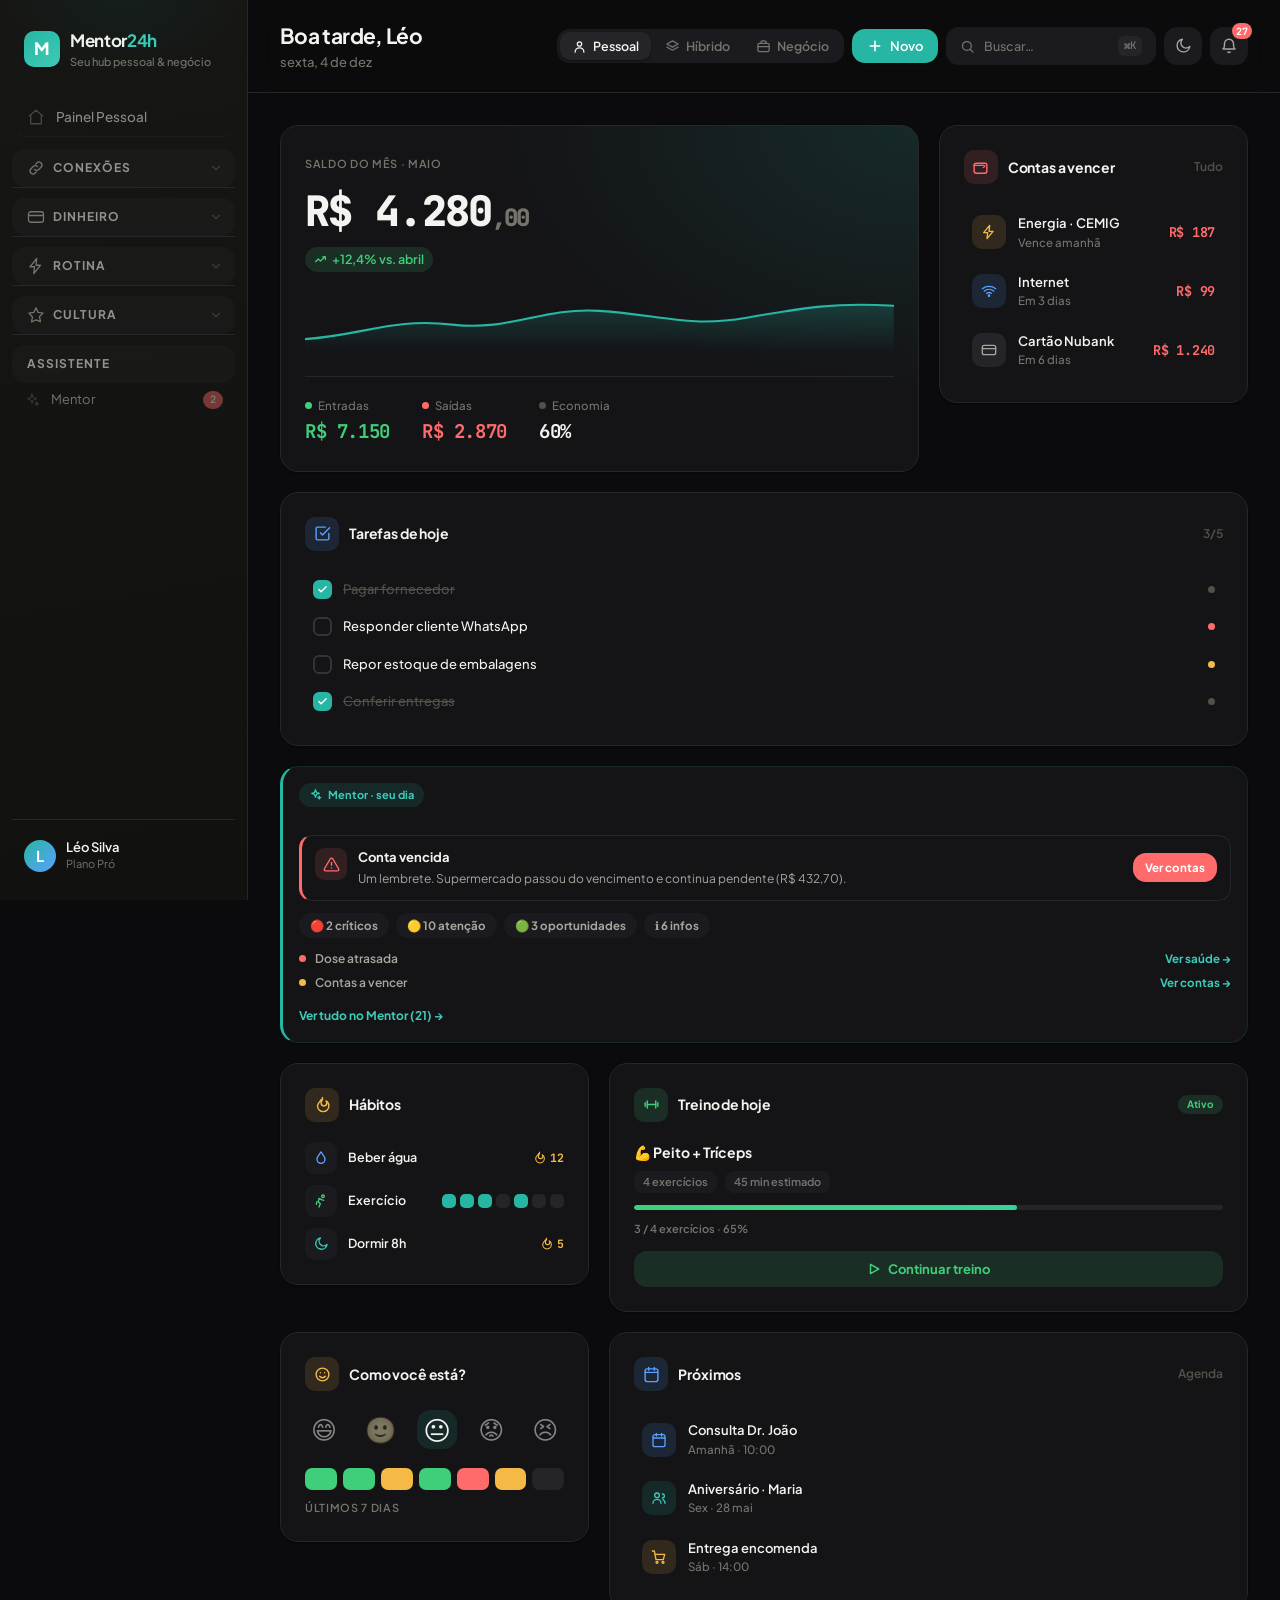
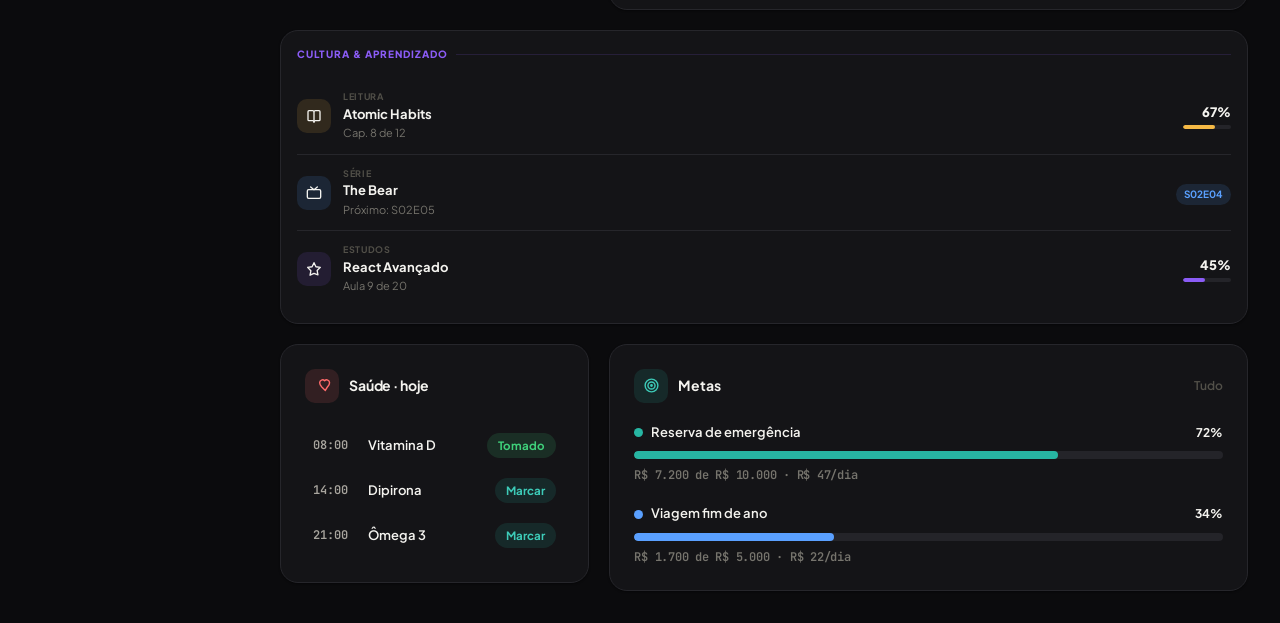
<file: index.html>
<!DOCTYPE html>
<html lang="pt-BR" data-theme="dark" data-mode="pessoal">
<head>
<meta charset="UTF-8">
<meta name="viewport" content="width=device-width, initial-scale=1.0, viewport-fit=cover, maximum-scale=1.0">
<title>Mentor24h — Hub Pessoal & Negócio</title>
<meta name="theme-color" content="#0B0B0D">
<meta name="apple-mobile-web-app-capable" content="yes">
<meta name="mobile-web-app-capable" content="yes">
<meta name="apple-mobile-web-app-status-bar-style" content="black-translucent">
<meta name="apple-mobile-web-app-title" content="Mentor24h">
<link rel="manifest" href="manifest.json">
<link rel="stylesheet" href="css/estilo.css">
<link rel="apple-touch-icon" href="icon.svg">
<link rel="icon" type="image/svg+xml" href="icon.svg">
<link rel="preconnect" href="https://fonts.googleapis.com">
<link rel="preconnect" href="https://fonts.gstatic.com" crossorigin>
<link rel="stylesheet" href="https://fonts.googleapis.com/css2?family=Plus+Jakarta+Sans:wght@400;500;600;700;800&family=JetBrains+Mono:wght@400;500;600&display=swap">
</head>
<body>
<div id="side-backdrop"></div>
<div id="app">

  <!-- ═══ SIDEBAR ═══ -->
  <aside id="sidebar">
    <div class="brand">
      <div class="brand-mark">M</div>
      <div>
        <div class="brand-name">Mentor<em>24h</em></div>
        <div class="brand-tag">Seu hub pessoal & negócio</div>
      </div>
    </div>

    <div class="side-scroll">
    <div class="nav-item nav-standalone" data-nav="dashboard" data-ctx="pessoal">{i:home}<span>Painel Pessoal</span></div>

    <div class="nav-group" data-ctx="pessoal">
      <div class="nav-group-header">
        <svg class="nav-cat-icon" viewBox="0 0 24 24" fill="none" stroke="currentColor" stroke-linecap="round" stroke-linejoin="round"><path d="M10 14a4 4 0 0 0 5.7 0l3-3a4 4 0 0 0-5.7-5.7l-1.5 1.5"/><path d="M14 10a4 4 0 0 0-5.7 0l-3 3a4 4 0 0 0 5.7 5.7l1.5-1.5"/></svg>
        <span class="nav-label">Conexões</span>
        <svg class="nav-chevron" viewBox="0 0 24 24" fill="none" stroke="currentColor" stroke-linecap="round" stroke-linejoin="round"><polyline points="6 9 12 15 18 9"/></svg>
      </div>
      <div class="nav-items">
        <div class="nav-item" data-nav="contatos">{i:users}<span>Contatos</span></div>
        <div class="nav-item" data-nav="agenda">{i:calendar}<span>Agenda</span></div>
        <div class="nav-item" data-nav="salvos">{i:bookmark}<span>Salvos</span></div>
      </div>
    </div>

    <div class="nav-group" data-ctx="pessoal">
      <div class="nav-group-header">
        <svg class="nav-cat-icon" viewBox="0 0 24 24" fill="none" stroke="currentColor" stroke-linecap="round" stroke-linejoin="round"><rect x="2" y="5" width="20" height="14" rx="3"/><path d="M2 10h20"/></svg>
        <span class="nav-label">Dinheiro</span>
        <svg class="nav-chevron" viewBox="0 0 24 24" fill="none" stroke="currentColor" stroke-linecap="round" stroke-linejoin="round"><polyline points="6 9 12 15 18 9"/></svg>
      </div>
      <div class="nav-items">
        <div class="nav-item" data-nav="financas">{i:wallet}<span>Finanças</span><span class="badge">3</span></div>
        <div class="nav-item" data-nav="transacoes">{i:repeat}<span>Transações</span></div>
        <div class="nav-item" data-nav="metas">{i:target}<span>Metas</span></div>
        <div class="nav-item" data-nav="relatorios-fin">{i:chart}<span>Relatórios</span></div>
        <div class="nav-item" data-nav="categorias">{i:tag}<span>Categorias</span></div>
      </div>
    </div>

    <div class="nav-group" data-ctx="pessoal">
      <div class="nav-group-header">
        <svg class="nav-cat-icon" viewBox="0 0 24 24" fill="none" stroke="currentColor" stroke-linecap="round" stroke-linejoin="round"><path d="M13 2 4 13h6l-1 9 9-11h-6z"/></svg>
        <span class="nav-label">Rotina</span>
        <svg class="nav-chevron" viewBox="0 0 24 24" fill="none" stroke="currentColor" stroke-linecap="round" stroke-linejoin="round"><polyline points="6 9 12 15 18 9"/></svg>
      </div>
      <div class="nav-items">
        <div class="nav-item" data-nav="tarefas">{i:check}<span>Tarefas</span></div>
        <div class="nav-item" data-nav="habitos">{i:flame}<span>Hábitos</span></div>
        <div class="nav-item" data-nav="saude">{i:heart}<span>Saúde</span></div>
        <div class="nav-item" data-nav="treinos">{i:dumbbell}<span>Treinos</span></div>
        <div class="nav-item" data-nav="metricas">{i:activity}<span>Métricas</span></div>
      </div>
    </div>

    <div class="nav-group" data-ctx="pessoal">
      <div class="nav-group-header">
        <svg class="nav-cat-icon" viewBox="0 0 24 24" fill="none" stroke="currentColor" stroke-linecap="round" stroke-linejoin="round"><path d="M12 2.5l2.9 6.1 6.6.9-4.8 4.6 1.2 6.6L12 18.6 6.1 21.3l1.2-6.6L2.5 9.5l6.6-.9z"/></svg>
        <span class="nav-label">Cultura</span>
        <svg class="nav-chevron" viewBox="0 0 24 24" fill="none" stroke="currentColor" stroke-linecap="round" stroke-linejoin="round"><polyline points="6 9 12 15 18 9"/></svg>
      </div>
      <div class="nav-items">
        <div class="nav-item" data-nav="estudos">{i:book}<span>Estudos</span></div>
        <div class="nav-item" data-nav="leitura">{i:book}<span>Leitura</span></div>
        <div class="nav-item" data-nav="series">{i:tv}<span>Séries</span></div>
      </div>
    </div>

    <div class="nav-mode-sep" style="display:none"><span>Negócio</span></div>
    <div class="nav-item nav-standalone" data-nav="dashboard" data-ctx="negocio" style="display:none">{i:home}<span>Painel Negócios</span></div>

    <div class="nav-group" data-ctx="negocio" style="display:none">
      <div class="nav-group-header">
        <svg class="nav-cat-icon" viewBox="0 0 24 24" fill="none" stroke="currentColor" stroke-linecap="round" stroke-linejoin="round"><rect x="3" y="7" width="18" height="13" rx="2.5"/><path d="M8 7V5a2 2 0 0 1 2-2h4a2 2 0 0 1 2 2v2M3 12h18"/></svg>
        <span class="nav-label">Operação</span>
        <svg class="nav-chevron" viewBox="0 0 24 24" fill="none" stroke="currentColor" stroke-linecap="round" stroke-linejoin="round"><polyline points="6 9 12 15 18 9"/></svg>
      </div>
      <div class="nav-items">
        <div class="nav-item" data-nav="vendas">{i:cart}<span>Vendas</span></div>
        <div class="nav-item" data-nav="encomendas">{i:package}<span>Encomendas</span></div>
        <div class="nav-item" data-nav="estoque">{i:archive}<span>Estoque</span><span class="badge" id="badge-estoque" style="display:none"></span></div>
      </div>
    </div>

    <div class="nav-group" data-ctx="negocio" style="display:none">
      <div class="nav-group-header">
        <svg class="nav-cat-icon" viewBox="0 0 24 24" fill="none" stroke="currentColor" stroke-linecap="round" stroke-linejoin="round"><path d="m12 3 9 5-9 5-9-5 9-5z"/><path d="m3 13 9 5 9-5"/></svg>
        <span class="nav-label">Gestão</span>
        <svg class="nav-chevron" viewBox="0 0 24 24" fill="none" stroke="currentColor" stroke-linecap="round" stroke-linejoin="round"><polyline points="6 9 12 15 18 9"/></svg>
      </div>
      <div class="nav-items">
        <div class="nav-item" data-nav="clientes">{i:users}<span>Contatos Negócio</span></div>
        <div class="nav-item" data-nav="produtos">{i:box}<span>Produtos</span></div>
        <div class="nav-item" data-nav="documentos">{i:file}<span>Documentos</span></div>
      </div>
    </div>

    <div class="nav-group" data-ctx="negocio" style="display:none">
      <div class="nav-group-header">
        <svg class="nav-cat-icon" viewBox="0 0 24 24" fill="none" stroke="currentColor" stroke-linecap="round" stroke-linejoin="round"><path d="m3 16 5-5 4 4 8-8"/><path d="M16 7h5v5"/></svg>
        <span class="nav-label">Resultado</span>
        <svg class="nav-chevron" viewBox="0 0 24 24" fill="none" stroke="currentColor" stroke-linecap="round" stroke-linejoin="round"><polyline points="6 9 12 15 18 9"/></svg>
      </div>
      <div class="nav-items">
        <div class="nav-item" data-nav="financeiro">{i:wallet}<span>Financeiro</span></div>
        <div class="nav-item" data-nav="relatorios">{i:chart}<span>Relatórios</span></div>
      </div>
    </div>

    <div class="nav-group">
      <div class="nav-group-header nav-group-header--static">
        <span class="nav-label">Assistente</span>
      </div>
      <div class="nav-items nav-items--static">
        <div class="nav-item" data-nav="mentor">{i:spark}<span>Mentor</span><span class="badge" id="badge-mentor" style="display:none"></span></div>
      </div>
    </div>
    </div>

    <div class="side-foot">
      <div class="user-chip" id="user-chip"></div>
    </div>
  </aside>

  <!-- ═══ MAIN ═══ -->
  <main id="main">
    <header class="topbar">
      <button class="icon-btn" id="menu-btn" title="Menu">{i:menu}</button>
      <div class="greet">
        <h1 id="greet-h">Boa tarde, Léo</h1>
        <p id="greet-p">terça, 26 de maio</p>
      </div>
      <div class="top-actions">
        <div class="mode-switch">
          <button class="on" data-mode="pessoal">{i:user}<span>Pessoal</span></button>
          <button data-mode="hibrido">{i:layers}<span>Híbrido</span></button>
          <button data-mode="negocio">{i:briefcase}<span>Negócio</span></button>
        </div>
        <div class="qa-wrap" id="qa-wrap">
          <button class="btn-add" id="qa-btn">{i:plus}<span>Novo</span></button>
          <div class="qa-menu" id="qa-menu"></div>
        </div>
        <div class="search">{i:search}<span>Buscar…</span><span class="kbd">⌘K</span></div>
        <button class="icon-btn" id="theme-btn" title="Tema">{i:moon}</button>
        <div class="notif-wrap" id="notif-wrap">
          <button class="icon-btn" id="notif-btn" title="Notificações">{i:bell}</button>
          <span class="notif-badge" id="notif-badge" style="display:none"></span>
          <div class="notif-panel" id="notif-panel"></div>
        </div>
      </div>
    </header>

    <div class="content">

      <!-- ░░░░ PÁGINA: DASHBOARD ░░░░ -->
      <section class="page show" data-page="dashboard">

      <!-- ════ MODO PESSOAL ════ -->
      <section class="mode-pane show" data-pane="pessoal">
        <div class="bento">

          <!-- ── ZONA 1: Fold imediato ── -->

          <!-- HERO saldo -->
          <div class="card hero col-8">
            <span class="eyebrow">Saldo do mês · Maio</span>
            <div class="big mono">R$ 4.280<span style="font-size:24px;color:var(--text-3)">,00</span></div>
            <span class="delta">{i:trendup} +12,4% vs. abril</span>
            <svg class="spark" viewBox="0 0 600 70" preserveAspectRatio="none" style="width:100%;height:60px">
              <defs><linearGradient id="g1" x1="0" y1="0" x2="0" y2="1">
                <stop offset="0" stop-color="var(--brand)" stop-opacity=".22"/><stop offset="1" stop-color="var(--brand)" stop-opacity="0"/>
              </linearGradient></defs>
              <path d="M0,55 C60,50 90,30 150,38 C210,46 240,18 300,22 C360,26 390,42 450,30 C510,18 540,12 600,16" fill="none" stroke="var(--brand)" stroke-width="2.5" stroke-linecap="round"/>
              <path d="M0,55 C60,50 90,30 150,38 C210,46 240,18 300,22 C360,26 390,42 450,30 C510,18 540,12 600,16 L600,70 L0,70 Z" fill="url(#g1)"/>
            </svg>
            <div class="hero-stats">
              <div class="hero-stat"><div class="lbl"><span class="dot" style="background:var(--income)"></span>Entradas</div><div class="v mono" style="color:var(--income)">R$ 7.150</div></div>
              <div class="hero-stat"><div class="lbl"><span class="dot" style="background:var(--expense)"></span>Saídas</div><div class="v mono" style="color:var(--expense)">R$ 2.870</div></div>
              <div class="hero-stat"><div class="lbl"><span class="dot" style="background:var(--text-4)"></span>Economia</div><div class="v mono">60%</div></div>
            </div>
          </div>

          <!-- Próximas contas -->
          <div class="card col-4">
            <div class="card-head">
              <div class="ico" style="background:var(--expense-soft);color:var(--expense)">{i:wallet}</div>
              <h3>Contas a vencer</h3><a class="more">Tudo</a>
            </div>
            <div class="list">
              <div class="row"><div class="rico" style="background:var(--warning-soft);color:var(--warning)">{i:zap}</div><div class="info"><div class="t">Energia · CEMIG</div><div class="s">Vence amanhã</div></div><div class="amt out mono">R$ 187</div></div>
              <div class="row"><div class="rico" style="background:var(--info-soft);color:var(--info)">{i:wifi}</div><div class="info"><div class="t">Internet</div><div class="s">Em 3 dias</div></div><div class="amt out mono">R$ 99</div></div>
              <div class="row"><div class="rico" style="background:var(--surface-3);color:var(--text-2)">{i:card}</div><div class="info"><div class="t">Cartão Nubank</div><div class="s">Em 6 dias</div></div><div class="amt out mono">R$ 1.240</div></div>
            </div>
          </div>

          <!-- Tarefas -->
          <div class="card col-12">
            <div class="card-head">
              <div class="ico" style="background:var(--info-soft);color:var(--info)">{i:check}</div>
              <h3>Tarefas de hoje</h3><a class="more">3/5</a>
            </div>
            <div class="task done"><span class="check">{i:tick}</span><span class="tt">Pagar fornecedor</span><span class="prio" style="background:var(--text-4)"></span></div>
            <div class="task"><span class="check">{i:tick}</span><span class="tt">Responder cliente WhatsApp</span><span class="prio" style="background:var(--expense)"></span></div>
            <div class="task"><span class="check">{i:tick}</span><span class="tt">Repor estoque de embalagens</span><span class="prio" style="background:var(--warning)"></span></div>
            <div class="task done"><span class="check">{i:tick}</span><span class="tt">Conferir entregas</span><span class="prio" style="background:var(--text-4)"></span></div>
          </div>

          <!-- Mentor · seu dia (Etapa 14 / Etapa 31) -->
          <div class="card ai mentor-strip col-12" id="mtr-dash-pessoal"></div>

          <!-- ── ZONA 2: Primeiro scroll ── -->
          <!-- Hábitos -->
          <div class="card col-4">
            <div class="card-head">
              <div class="ico" style="background:var(--warning-soft);color:var(--warning)">{i:flame}</div>
              <h3>Hábitos</h3>
            </div>
            <div class="habits">
              <div class="habit"><div class="hico" style="color:var(--info)">{i:drop}</div><span class="hn">Beber água</span><span class="streak">{i:flame}12</span></div>
              <div class="habit"><div class="hico" style="color:var(--income)">{i:run}</div><span class="hn">Exercício</span><div class="dots"><span class="f"></span><span class="f"></span><span class="f"></span><span></span><span class="f"></span><span></span><span></span></div></div>
              <div class="habit"><div class="hico" style="color:var(--brand-text)">{i:moon}</div><span class="hn">Dormir 8h</span><span class="streak">{i:flame}5</span></div>
            </div>
          </div>

          <!-- Treino do dia -->
          <div class="card card-treino col-8">
            <div class="card-head">
              <div class="ico" style="background:var(--income-soft);color:var(--income)">{i:dumbbell}</div>
              <h3>Treino de hoje</h3>
              <span class="treino-badge">Ativo</span>
            </div>
            <div class="treino-ativ">💪 Peito + Tríceps</div>
            <div class="treino-chips">
              <span class="treino-chip">4 exercícios</span>
              <span class="treino-chip">45 min estimado</span>
            </div>
            <div class="treino-progress">
              <div class="treino-bar"><div class="treino-fill" style="width:65%"></div></div>
              <span class="treino-prog-txt">3 / 4 exercícios · 65%</span>
            </div>
            <button class="btn-treino" data-nav="treinos">{i:play} Continuar treino</button>
          </div>

          <!-- Humor -->
          <div class="card col-4">
            <div class="card-head">
              <div class="ico" style="background:var(--warning-soft);color:var(--warning)">{i:smile}</div>
              <h3>Como você está?</h3>
            </div>
            <div class="mood-pick">
              <button class="mood" data-m="5">😄</button>
              <button class="mood" data-m="4">🙂</button>
              <button class="mood on" data-m="3">😐</button>
              <button class="mood" data-m="2">😟</button>
              <button class="mood" data-m="1">😣</button>
            </div>
            <div class="mood-week"><span style="background:var(--income)"></span><span style="background:var(--income)"></span><span style="background:var(--warning)"></span><span style="background:var(--income)"></span><span style="background:var(--expense)"></span><span style="background:var(--warning)"></span><span style="background:var(--surface-3)"></span></div>
            <div class="eyebrow" style="margin-top:10px">Últimos 7 dias</div>
          </div>

          <!-- Agenda -->
          <div class="card col-8">
            <div class="card-head">
              <div class="ico" style="background:var(--info-soft);color:var(--info)">{i:calendar}</div>
              <h3>Próximos</h3><a class="more">Agenda</a>
            </div>
            <div class="list">
              <div class="row"><div class="rico" style="background:var(--info-soft);color:var(--info)">{i:calendar}</div><div class="info"><div class="t">Consulta Dr. João</div><div class="s">Amanhã · 10:00</div></div></div>
              <div class="row"><div class="rico" style="background:var(--brand-soft);color:var(--brand-text)">{i:users}</div><div class="info"><div class="t">Aniversário · Maria</div><div class="s">Sex · 28 mai</div></div></div>
              <div class="row"><div class="rico" style="background:var(--warning-soft);color:var(--warning)">{i:cart}</div><div class="info"><div class="t">Entrega encomenda</div><div class="s">Sáb · 14:00</div></div></div>
            </div>
          </div>

          <!-- ── ZONA 3: Segundo scroll ── -->
          <!-- Card Cultura -->
          <div class="card card-cultura col-12">
            <div class="cult-header">Cultura &amp; Aprendizado</div>
            <!-- Leitura -->
            <div class="cult-row">
              <div class="cult-ico" style="background:var(--warning-soft)">{i:book}</div>
              <div class="cult-info">
                <div class="cult-type">Leitura</div>
                <div class="cult-name" id="cult-livro-nome">Atomic Habits</div>
                <div class="cult-sub" id="cult-livro-sub">Cap. 8 de 12</div>
              </div>
              <div class="cult-right">
                <span class="cult-pct" id="cult-livro-pct">67%</span>
                <div class="cult-bar-wrap"><div class="cult-bar" id="cult-livro-bar" style="width:67%;background:var(--warning)"></div></div>
              </div>
            </div>
            <!-- Série -->
            <div class="cult-row">
              <div class="cult-ico" style="background:var(--info-soft)">{i:tv}</div>
              <div class="cult-info">
                <div class="cult-type">Série</div>
                <div class="cult-name" id="cult-serie-nome">The Bear</div>
                <div class="cult-sub" id="cult-serie-sub">Próximo: S02E05</div>
              </div>
              <div class="cult-right">
                <span class="cult-badge" id="cult-serie-ep" style="background:var(--info-soft);color:var(--info)">S02E04</span>
              </div>
            </div>
            <!-- Estudos -->
            <div class="cult-row">
              <div class="cult-ico" style="background:rgba(139,92,246,.12)">{i:star}</div>
              <div class="cult-info">
                <div class="cult-type">Estudos</div>
                <div class="cult-name" id="cult-estudo-nome">React Avançado</div>
                <div class="cult-sub" id="cult-estudo-sub">Aula 9 de 20</div>
              </div>
              <div class="cult-right">
                <span class="cult-pct" id="cult-estudo-pct">45%</span>
                <div class="cult-bar-wrap"><div class="cult-bar" id="cult-estudo-bar" style="width:45%;background:#8B5CF6"></div></div>
              </div>
            </div>
          </div>

          <!-- Saúde / remédios -->
          <div class="card col-4">
            <div class="card-head">
              <div class="ico" style="background:var(--expense-soft);color:var(--expense)">{i:heart}</div>
              <h3>Saúde · hoje</h3>
            </div>
            <div class="pill-row"><span class="pill-time">08:00</span><div class="info"><div class="t" style="font-size:13px;font-weight:600">Vitamina D</div></div><button class="take done">Tomado</button></div>
            <div class="pill-row"><span class="pill-time">14:00</span><div class="info"><div class="t" style="font-size:13px;font-weight:600">Dipirona</div></div><button class="take">Marcar</button></div>
            <div class="pill-row"><span class="pill-time">21:00</span><div class="info"><div class="t" style="font-size:13px;font-weight:600">Ômega 3</div></div><button class="take">Marcar</button></div>
          </div>

          <!-- Metas -->
          <div class="card col-8">
            <div class="card-head">
              <div class="ico" style="background:var(--brand-soft);color:var(--brand-text)">{i:target}</div>
              <h3>Metas</h3><a class="more">Tudo</a>
            </div>
            <div class="goal">
              <div class="goal-top"><span class="goal-name"><span class="gd" style="background:var(--brand)"></span>Reserva de emergência</span><span class="goal-val"><b>72%</b></span></div>
              <div class="bar"><i style="width:72%;background:var(--brand)"></i></div>
              <div class="goal-val mono" style="margin-top:7px">R$ 7.200 de R$ 10.000 · R$ 47/dia</div>
            </div>
            <div class="goal">
              <div class="goal-top"><span class="goal-name"><span class="gd" style="background:var(--info)"></span>Viagem fim de ano</span><span class="goal-val"><b>34%</b></span></div>
              <div class="bar"><i style="width:34%;background:var(--info)"></i></div>
              <div class="goal-val mono" style="margin-top:7px">R$ 1.700 de R$ 5.000 · R$ 22/dia</div>
            </div>
          </div>

        </div>
      </section>

      <!-- ════ MODO NEGÓCIO ════ -->
      <section class="mode-pane" data-pane="negocio">
        <div class="bento">

          <!-- ── ZONA 1: Fold imediato ── -->
          <div class="card hero col-8">
            <span class="eyebrow">Vendas de hoje · 26 mai</span>
            <div class="big mono">R$ 1.340<span style="font-size:24px;color:var(--text-3)">,00</span></div>
            <span class="delta">{i:trendup} +8 vendas vs. ontem</span>
            <div class="hero-stats">
              <div class="hero-stat"><div class="lbl"><span class="dot" style="background:var(--income)"></span>Lucro</div><div class="v mono" style="color:var(--income)">R$ 520</div></div>
              <div class="hero-stat"><div class="lbl"><span class="dot" style="background:var(--text-4)"></span>Vendas</div><div class="v mono">23</div></div>
              <div class="hero-stat"><div class="lbl"><span class="dot" style="background:var(--info)"></span>Ticket médio</div><div class="v mono">R$ 58</div></div>
            </div>
          </div>

          <div class="card col-4">
            <div class="card-head"><div class="ico" style="background:var(--expense-soft);color:var(--expense)">{i:archive}</div><h3>Estoque crítico</h3></div>
            <div class="list">
              <div class="row"><div class="rico" style="background:var(--expense-soft);color:var(--expense)">{i:box}</div><div class="info"><div class="t">Embalagem 500ml</div><div class="s">Restam 4 un.</div></div><div class="amt out mono">!</div></div>
              <div class="row"><div class="rico" style="background:var(--warning-soft);color:var(--warning)">{i:box}</div><div class="info"><div class="t">Brigadeiro gourmet</div><div class="s">Restam 9 un.</div></div><div class="amt mono" style="color:var(--warning)">!</div></div>
            </div>
          </div>

          <!-- ── ZONA 2: Primeiro scroll ── -->
          <div class="card col-5">
            <div class="card-head"><div class="ico" style="background:var(--brand-soft);color:var(--brand-text)">{i:cart}</div><h3>Últimas vendas</h3><a class="more">Tudo</a></div>
            <div class="list">
              <div class="row"><div class="rico" style="background:var(--income-soft);color:var(--income)">{i:check}</div><div class="info"><div class="t">Maria Souza · 6 brigadeiros</div><div class="s">Pix · há 12 min</div></div><div class="amt in mono">R$ 48</div></div>
              <div class="row"><div class="rico" style="background:var(--income-soft);color:var(--income)">{i:check}</div><div class="info"><div class="t">João Pedro · Combo festa</div><div class="s">Crédito · há 40 min</div></div><div class="amt in mono">R$ 120</div></div>
              <div class="row"><div class="rico" style="background:var(--warning-soft);color:var(--warning)">{i:clock}</div><div class="info"><div class="t">Ana Lima · 12 doces</div><div class="s">A prazo · há 1h</div></div><div class="amt mono" style="color:var(--warning)">R$ 90</div></div>
            </div>
          </div>

          <div class="card col-7">
            <div class="card-head"><div class="ico" style="background:var(--info-soft);color:var(--info)">{i:chart}</div><h3>Mais vendidos · semana</h3></div>
            <div class="goal"><div class="goal-top"><span class="goal-name"><span class="gd" style="background:var(--brand)"></span>Brigadeiro gourmet</span><span class="goal-val mono">82 un.</span></div><div class="bar"><i style="width:90%;background:var(--brand)"></i></div></div>
            <div class="goal"><div class="goal-top"><span class="goal-name"><span class="gd" style="background:var(--info)"></span>Combo festa</span><span class="goal-val mono">31 un.</span></div><div class="bar"><i style="width:54%;background:var(--info)"></i></div></div>
            <div class="goal"><div class="goal-top"><span class="goal-name"><span class="gd" style="background:var(--warning)"></span>Bolo no pote</span><span class="goal-val mono">24 un.</span></div><div class="bar"><i style="width:38%;background:var(--warning)"></i></div></div>
          </div>

        </div>
      </section>

      <!-- ════ MODO HÍBRIDO ════ -->
      <section class="mode-pane" data-pane="hibrido">
        <div class="bento">

          <!-- ── ZONA 1: Fold imediato ── -->
          <div class="card hero col-6">
            <span class="eyebrow">Saldo pessoal · Maio</span>
            <div class="big mono">R$ 4.280<span style="font-size:22px;color:var(--text-3)">,00</span></div>
            <span class="delta">{i:trendup} +12,4% vs. abril</span>
          </div>

          <div class="card hero col-6">
            <span class="eyebrow">Vendas hoje · Negócio</span>
            <div class="big mono">R$ 1.340<span style="font-size:22px;color:var(--text-3)">,00</span></div>
            <span class="delta">{i:trendup} +8 vendas · lucro R$ 520</span>
          </div>

          <div class="card col-4">
            <div class="card-head"><div class="ico" style="background:var(--expense-soft);color:var(--expense)">{i:wallet}</div><h3>Contas a vencer</h3></div>
            <div class="list">
              <div class="row"><div class="rico" style="background:var(--warning-soft);color:var(--warning)">{i:zap}</div><div class="info"><div class="t">Energia · CEMIG</div><div class="s">Vence amanhã</div></div><div class="amt out mono">R$ 187</div></div>
              <div class="row"><div class="rico" style="background:var(--surface-3);color:var(--text-2)">{i:card}</div><div class="info"><div class="t">Cartão Nubank</div><div class="s">Em 6 dias</div></div><div class="amt out mono">R$ 1.240</div></div>
            </div>
          </div>

          <div class="card col-4">
            <div class="card-head"><div class="ico" style="background:var(--expense-soft);color:var(--expense)">{i:archive}</div><h3>Estoque crítico</h3></div>
            <div class="list">
              <div class="row"><div class="rico" style="background:var(--expense-soft);color:var(--expense)">{i:box}</div><div class="info"><div class="t">Embalagem 500ml</div><div class="s">Restam 4 un.</div></div><div class="amt out mono">!</div></div>
              <div class="row"><div class="rico" style="background:var(--warning-soft);color:var(--warning)">{i:box}</div><div class="info"><div class="t">Brigadeiro gourmet</div><div class="s">Restam 9 un.</div></div><div class="amt mono" style="color:var(--warning)">!</div></div>
            </div>
          </div>

          <div class="card col-4">
            <div class="card-head"><div class="ico" style="background:var(--info-soft);color:var(--info)">{i:check}</div><h3>Tarefas de hoje</h3><a class="more">3/5</a></div>
            <div class="task done"><span class="check">{i:tick}</span><span class="tt">Pagar fornecedor</span></div>
            <div class="task"><span class="check">{i:tick}</span><span class="tt">Responder cliente</span></div>
            <div class="task"><span class="check">{i:tick}</span><span class="tt">Repor embalagens</span></div>
          </div>

          <!-- ── ZONA 2: Primeiro scroll ── -->
          <div class="card col-4">
            <div class="card-head"><div class="ico" style="background:var(--brand-soft);color:var(--brand-text)">{i:target}</div><h3>Metas</h3></div>
            <div class="goal"><div class="goal-top"><span class="goal-name"><span class="gd" style="background:var(--brand)"></span>Reserva</span><span class="goal-val"><b>72%</b></span></div><div class="bar"><i style="width:72%;background:var(--brand)"></i></div></div>
            <div class="goal"><div class="goal-top"><span class="goal-name"><span class="gd" style="background:var(--info)"></span>Viagem</span><span class="goal-val"><b>34%</b></span></div><div class="bar"><i style="width:34%;background:var(--info)"></i></div></div>
          </div>

          <div class="card col-4">
            <div class="card-head"><div class="ico" style="background:var(--warning-soft);color:var(--warning)">{i:smile}</div><h3>Como você está?</h3></div>
            <div class="mood-pick">
              <button class="mood" data-m="5">😄</button>
              <button class="mood" data-m="4">🙂</button>
              <button class="mood on" data-m="3">😐</button>
              <button class="mood" data-m="2">😟</button>
              <button class="mood" data-m="1">😣</button>
            </div>
            <div class="mood-week"><span style="background:var(--income)"></span><span style="background:var(--income)"></span><span style="background:var(--warning)"></span><span style="background:var(--income)"></span><span style="background:var(--expense)"></span><span style="background:var(--warning)"></span><span style="background:var(--surface-3)"></span></div>
          </div>

          <div class="card col-4">
            <div class="card-head"><div class="ico" style="background:var(--info-soft);color:var(--info)">{i:calendar}</div><h3>Próximos</h3></div>
            <div class="list">
              <div class="row"><div class="rico" style="background:var(--info-soft);color:var(--info)">{i:calendar}</div><div class="info"><div class="t">Consulta Dr. João</div><div class="s">Amanhã · 10:00</div></div></div>
              <div class="row"><div class="rico" style="background:var(--warning-soft);color:var(--warning)">{i:cart}</div><div class="info"><div class="t">Entrega encomenda</div><div class="s">Sáb · 14:00</div></div></div>
            </div>
          </div>

        </div>
      </section>
      </section><!-- /page:dashboard -->

      <!-- ░░░░ PÁGINA: FINANÇAS / CONTAS ░░░░ -->
      <section class="page" data-page="financas"><div id="contas-root"></div></section>

      <!-- ░░░░ PÁGINA: TRANSAÇÕES ░░░░ -->
      <section class="page" data-page="transacoes"><div id="tx-root"></div></section>

      <!-- ░░░░ PÁGINA: METAS ░░░░ -->
      <section class="page" data-page="metas"><div id="metas-root"></div></section>

      <!-- ░░░░ PÁGINA: RELATÓRIOS (financeiro) ░░░░ -->
      <section class="page" data-page="relatorios-fin"><div id="rel-root"></div></section>

      <!-- ░░░░ PÁGINA: CATEGORIAS ░░░░ -->
      <section class="page" data-page="categorias"><div id="cats-root"></div></section>

      <!-- ░░░░ PÁGINA: TAREFAS / KANBAN ░░░░ -->
      <section class="page" data-page="tarefas"><div id="tarefas-root"></div></section>

      <!-- ░░░░ PÁGINA: AGENDA ░░░░ -->
      <section class="page" data-page="agenda"><div id="agenda-root"></div></section>

      <!-- ░░░░ PÁGINA: SAÚDE ░░░░ -->
      <section class="page" data-page="saude"><div id="saude-root"></div></section>

      <!-- ░░░░ PÁGINA: HÁBITOS ░░░░ -->
      <section class="page" data-page="habitos"><div id="habitos-root"></div></section>

      <!-- ░░░░ PÁGINA: MÉTRICAS ░░░░ -->
      <section class="page" data-page="metricas"><div id="metricas-root"></div></section>

      <!-- ░░░░ PÁGINA: ESTUDOS (Etapa 16) ░░░░ -->
      <section class="page" data-page="estudos"><div id="estudos-root"></div></section>

      <!-- ░░░░ PÁGINA: LEITURA (Etapa 17) ░░░░ -->
      <section class="page" data-page="leitura"><div id="leitura-root"></div></section>

      <!-- ░░░░ PÁGINA: SÉRIES (Etapa 18) ░░░░ -->
      <section class="page" data-page="series"><div id="series-root"></div></section>

      <!-- ░░░░ PÁGINA: TREINOS (Etapa 19) ░░░░ -->
      <section class="page" data-page="treinos"><div id="treinos-root"></div></section>

      <!-- ░░░░ PÁGINA: SALVOS (Etapa 20) ░░░░ -->
      <section class="page" data-page="salvos"><div id="salvos-root"></div></section>

      <!-- ░░░░ PÁGINA: CONTATOS ░░░░ -->
      <section class="page" data-page="contatos"><div id="contatos-root"></div></section>

      <!-- ░░░░ PÁGINA: PRODUTOS ░░░░ -->
      <section class="page" data-page="produtos"><div id="produtos-root"></div></section>

      <!-- ░░░░ PÁGINA: ESTOQUE ░░░░ -->
      <section class="page" data-page="estoque"><div id="estoque-root"></div></section>

      <!-- ░░░░ PÁGINA: VENDAS ░░░░ -->
      <section class="page" data-page="vendas"><div id="vendas-root"></div></section>

      <!-- ░░░░ PÁGINA: CLIENTES (Etapa 12) ░░░░ -->
      <section class="page" data-page="clientes"><div id="clientes-root"></div></section>

      <!-- ░░░░ PÁGINA: RELATÓRIOS (Etapa 13) ░░░░ -->
      <section class="page" data-page="relatorios"><div id="relneg-root"></div></section>

      <!-- ░░░░ PÁGINA: DOCUMENTOS (Etapa 23A) ░░░░ -->
      <section class="page" data-page="documentos"><div id="documentos-root"></div></section>

      <!-- ░░░░ PÁGINA: ENCOMENDAS (Etapa 24) ░░░░ -->
      <section class="page" data-page="encomendas"><div id="encomendas-root"></div></section>

      <!-- ░░░░ PÁGINA: FINANCEIRO (Etapa 25A) ░░░░ -->
      <section class="page" data-page="financeiro"><div id="financeiro-root"></div></section>

      <!-- ░░░░ PÁGINA: MENTOR (Etapa 14A) ░░░░ -->
      <section class="page" data-page="mentor"><div id="mentor-root"></div></section>

      <!-- ░░░░ PÁGINA: PERFIL (Etapa 41) ░░░░ -->
      <section class="page" data-page="perfil"><div id="perfil-root"></div></section>

    </div>
  </main>
</div>

<!-- ═══ BOTTOM NAV (mobile) ═══ -->
<nav class="bottomnav">
  <div class="bn-pill"></div>
  <button class="bn-item" data-bn="perfil">{i:user}<span>Perfil</span></button>
  <button class="bn-item active" data-bn="pessoal">{i:home}<span>Pessoal</span></button>
  <button class="bn-item" data-bn="hibrido">{i:layers}<span>Híbrido</span></button>
  <button class="bn-item" data-bn="negocio">{i:briefcase}<span>Negócio</span></button>
  <button class="bn-item" data-bn="vendas">{i:cart}<span>Vendas</span></button>
</nav>

<script src="js/01-core.js"></script>
<script src="js/02-ui.js"></script>
<script src="js/pessoal/03-contas.js"></script>
<script src="js/pessoal/04-metas.js"></script>
<script src="js/pessoal/05-relatorios.js"></script>
<script src="js/pessoal/06-tarefas.js"></script>
<script src="js/pessoal/07-agenda.js"></script>
<script src="js/pessoal/08-saude.js"></script>
<script src="js/pessoal/09-contatos.js"></script>
<script src="js/pessoal/estudos.js"></script>
<script src="js/pessoal/leitura.js"></script>
<script src="js/pessoal/series.js"></script>
<script src="js/pessoal/treinos.js"></script>
<script src="js/pessoal/salvos.js"></script>
<script src="js/pessoal/perfil.js"></script>
<script src="js/negocio/10-clientes.js"></script>
<script src="js/negocio/11-relatorios-neg.js"></script>
<script src="js/negocio/12-vendas.js"></script>
<script src="js/negocio/13-produtos.js"></script>
<script src="js/negocio/14-estoque.js"></script>
<script src="js/negocio/documentos.js"></script>
<script src="js/negocio/encomendas.js"></script>
<script src="js/negocio/financeiro.js"></script>
<script src="js/15-mentor.js"></script>
</body>
</html>
</file>
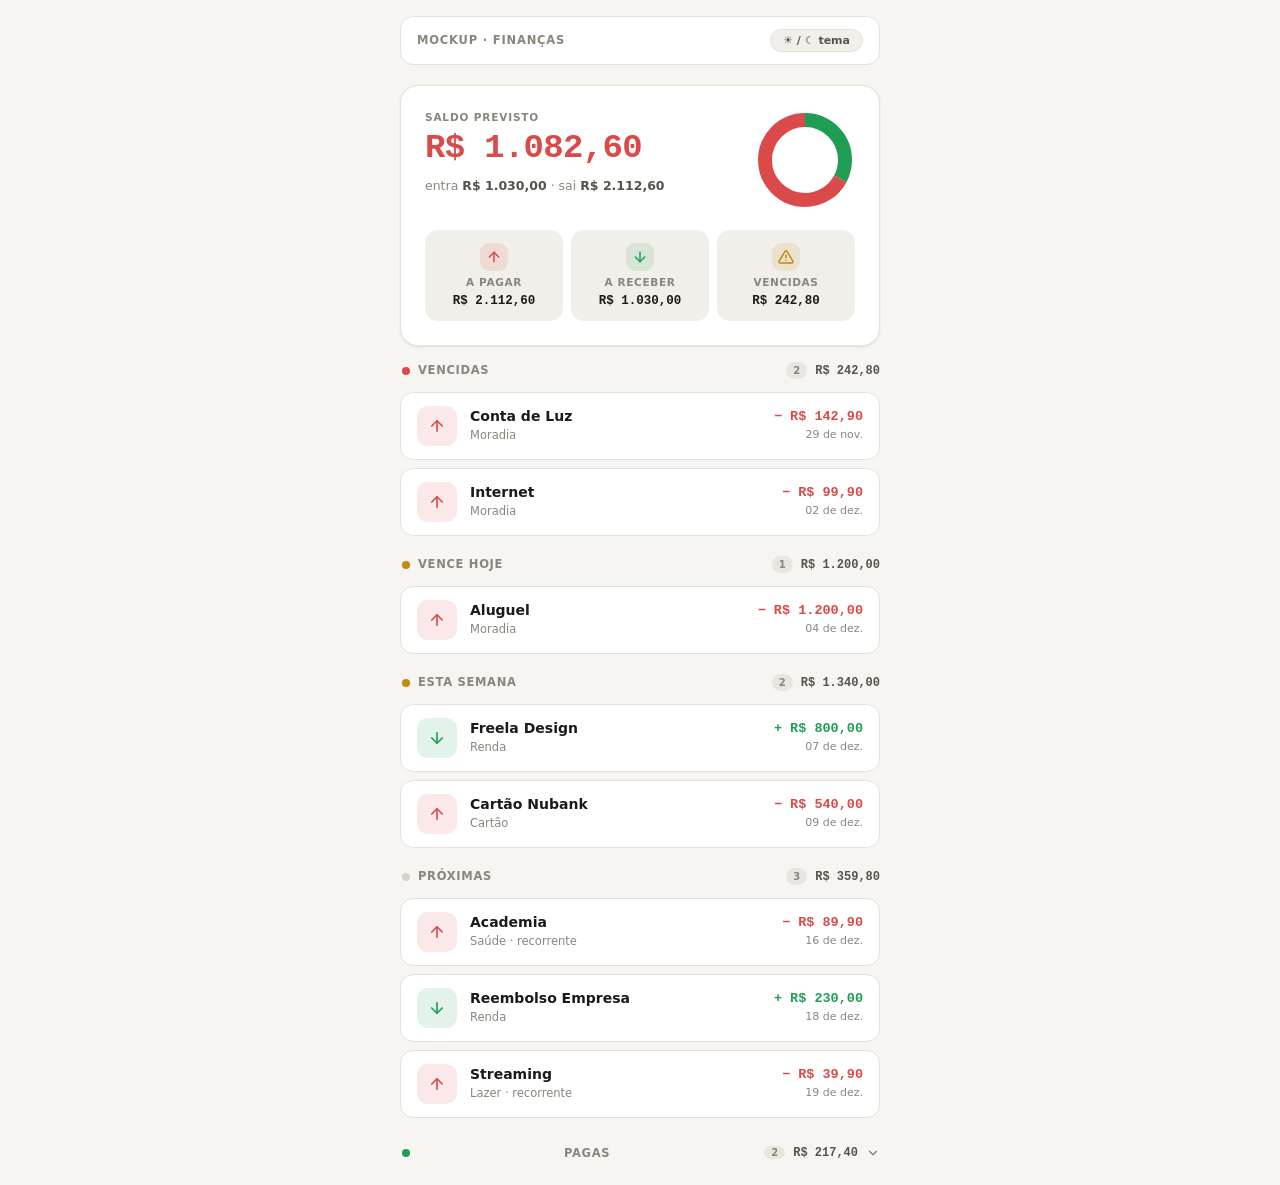
<file: _mockups/mockup-financas.html>
<!DOCTYPE html>
<html lang="pt-BR" data-theme="light">
<head>
  <meta charset="UTF-8">
  <meta name="viewport" content="width=device-width, initial-scale=1.0">
  <title>Mockup — Finanças · Mentor24h</title>
  <link rel="stylesheet" href="../css/estilo.css">
  <style>
    /* contexto de página standalone */
    body { background: var(--bg); min-height: 100vh; padding: var(--s-4); box-sizing: border-box; font-family: var(--font); color: var(--text-1); }
    .mock-wrap { max-width: 480px; margin: 0 auto; }

    /* toolbar de validação */
    .mock-toolbar { display: flex; align-items: center; gap: var(--s-3); margin-bottom: var(--s-5); padding: var(--s-3) var(--s-4); background: var(--surface-1); border-radius: var(--r-md); border: 1px solid var(--border); }
    .mock-title { font-size: 11.5px; font-weight: 700; color: var(--text-3); text-transform: uppercase; letter-spacing: .07em; flex: 1; }
    .mock-btn { font-size: 11px; padding: 4px 12px; border-radius: var(--r-full); border: 1.5px solid var(--border); cursor: pointer; background: var(--surface-2); color: var(--text-2); font-weight: 600; transition: border-color .15s, color .15s; }
    .mock-btn:hover { border-color: var(--brand); color: var(--brand); }
    .mock-btn:focus-visible { outline: 2.5px solid var(--brand); outline-offset: 2px; }

    /* ══ fin-resumo: bloco superior ══════════════════════════════════════ */
    .fin-resumo { background: var(--surface-1); border-radius: var(--r-lg); padding: var(--s-6); box-shadow: var(--shadow-sm); margin-bottom: var(--s-4); border: 1px solid var(--border); }

    /* Hero */
    .fin-hero { display: flex; align-items: flex-start; justify-content: space-between; gap: var(--s-5); margin-bottom: var(--s-5); }
    .fin-hero-left { flex: 1; min-width: 0; }
    .fin-hero-label { font-size: 10.5px; font-weight: 700; text-transform: uppercase; letter-spacing: .08em; color: var(--text-3); margin-bottom: var(--s-1); }
    .fin-hero-val { font-family: var(--mono); font-size: clamp(26px, 7vw, 34px); font-weight: 700; line-height: 1.1; letter-spacing: -.02em; font-variant-numeric: tabular-nums; }
    .fin-hero-val.positivo { color: var(--income); }
    .fin-hero-val.negativo { color: var(--expense); }
    .fin-hero-sub { font-size: 12.5px; color: var(--text-3); margin-top: var(--s-2); line-height: 1.7; }
    .fin-hero-sub strong { color: var(--text-2); font-weight: 600; }
    .fin-donut { flex-shrink: 0; }

    /* Barra de proporção slim — visível só no mobile */
    .fin-prop-bar { display: none; height: 8px; border-radius: var(--r-full); overflow: hidden; margin-bottom: var(--s-5); background: var(--surface-3); }
    .fin-prop-bar-income { height: 100%; border-radius: var(--r-full); background: var(--income); transition: width .3s var(--ease); }

    /* Tira 3-em-linha */
    .fin-tira { display: grid; grid-template-columns: repeat(3, 1fr); gap: var(--s-2); }
    .fin-card { display: flex; flex-direction: column; align-items: center; gap: 5px; padding: var(--s-3) var(--s-2); background: var(--surface-2); border-radius: var(--r-md); border: 1.5px solid transparent; cursor: pointer; transition: box-shadow .15s var(--ease), border-color .15s var(--ease), background .15s var(--ease); min-height: 80px; justify-content: center; }
    .fin-card:hover { box-shadow: var(--shadow-md); border-color: var(--border-strong); }
    .fin-card:focus-visible { outline: 2.5px solid var(--brand); outline-offset: 2px; }
    .fin-card.ativo { border-color: var(--brand); background: var(--brand-soft); }
    .fin-card-icon { width: 28px; height: 28px; border-radius: var(--r-sm); display: grid; place-items: center; flex-shrink: 0; }
    .fin-card-label { font-size: 10.5px; font-weight: 700; text-transform: uppercase; letter-spacing: .06em; color: var(--text-3); text-align: center; line-height: 1.2; }
    .fin-card-val { font-family: var(--mono); font-size: 12.5px; font-weight: 700; color: var(--text-1); font-variant-numeric: tabular-nums; }
    .fin-card.neutro .fin-card-label,
    .fin-card.neutro .fin-card-val { color: var(--text-3); }
    .fin-card.neutro .fin-card-icon { opacity: .45; }

    /* Lista agrupada */
    .fin-grupos { transition: opacity .15s var(--ease); }
    .fin-grupos.fade { opacity: 0; pointer-events: none; }

    /* Cabeçalho de grupo (grupos não-collapse) */
    .fin-grupo-hdr { display: flex; align-items: center; gap: var(--s-2); margin: var(--s-5) 0 var(--s-3); padding-left: 2px; }
    .fin-grupo-hdr:first-child { margin-top: 0; }
    .fin-grupo-dot { width: 8px; height: 8px; border-radius: 50%; flex-shrink: 0; }
    .fin-grupo-nome { font-size: 11.5px; font-weight: 700; color: var(--text-3); text-transform: uppercase; letter-spacing: .06em; flex: 1; min-width: 0; }
    .fin-grupo-chip { font-size: 10px; font-weight: 700; background: var(--surface-3); color: var(--text-3); border-radius: var(--r-full); padding: 1px 7px; flex-shrink: 0; }
    .fin-grupo-sub { font-family: var(--mono); font-size: 12px; font-weight: 700; color: var(--text-2); flex-shrink: 0; font-variant-numeric: tabular-nums; }

    /* Collapse "Pagas" */
    .fin-grupo-toggle { display: flex; align-items: center; gap: var(--s-2); width: 100%; background: none; border: none; padding: var(--s-2) 0 var(--s-2) 2px; cursor: pointer; margin-top: var(--s-5); }
    .fin-grupo-toggle:first-child { margin-top: 0; }
    .fin-grupo-toggle:focus-visible { outline: 2.5px solid var(--brand); outline-offset: 3px; border-radius: var(--r-sm); }
    .fin-seta { flex-shrink: 0; color: var(--text-3); transition: transform .2s var(--ease); }
    .fin-grupo-toggle[aria-expanded="true"] .fin-seta { transform: rotate(180deg); }
    .fin-pagas-body { overflow: hidden; max-height: 0; opacity: 0; transition: max-height .28s var(--ease), opacity .2s var(--ease); }
    .fin-pagas-body.aberta { max-height: 2000px; opacity: .75; padding-top: var(--s-3); }

    /* Estado vazio */
    .fin-empty { text-align: center; padding: var(--s-10) var(--s-4); color: var(--text-3); font-size: 14px; line-height: 1.7; }

    /* ══ MOBILE ≤640px ══════════════════════════════════════════════════ */
    @media (max-width: 640px) {
      body { padding: var(--s-3) var(--s-3) var(--s-10); }
      .fin-resumo { padding: var(--s-4); }
      .fin-donut { display: none; }
      .fin-prop-bar { display: block; }
      .fin-hero-val { font-size: 28px; }
      .fin-card { min-height: 72px; padding: var(--s-2) var(--s-1); gap: 4px; }
      .fin-card-val { font-size: 11px; }
      .fin-card-label { font-size: 9.5px; }
      .fin-card-icon { width: 24px; height: 24px; }
    }
  </style>
</head>
<body>
  <div class="mock-wrap">

    <!-- Toolbar de validação do mockup -->
    <div class="mock-toolbar">
      <span class="mock-title">Mockup · Finanças</span>
      <button class="mock-btn" id="btn-tema" type="button" title="Alternar tema claro/escuro">☀ / ☾ tema</button>
    </div>

    <!-- Bloco fin-resumo ──────────────────────────────────────────────── -->
    <div class="fin-resumo" aria-label="Resumo financeiro">

      <!-- Hero: Saldo previsto -->
      <div class="fin-hero">
        <div class="fin-hero-left">
          <div class="fin-hero-label">Saldo previsto</div>
          <div id="fin-hero-val" class="fin-hero-val positivo">R$ 0,00</div>
          <div id="fin-hero-sub" class="fin-hero-sub">
            entra <strong>—</strong> · sai <strong>—</strong>
          </div>
        </div>
        <!-- Donut (desktop) -->
        <div class="fin-donut" id="fin-donut" aria-hidden="true"></div>
      </div>

      <!-- Barra de proporção (mobile) -->
      <div class="fin-prop-bar" aria-hidden="true">
        <div class="fin-prop-bar-income" id="fin-prop-fill" style="width:50%"></div>
      </div>

      <!-- Tira 3-em-linha: cards-filtro -->
      <div class="fin-tira" role="group" aria-label="Filtrar por tipo de conta">
        <button type="button" class="fin-card" data-filtro="pagar" aria-pressed="false">
          <div class="fin-card-icon" style="background:var(--expense-soft);color:var(--expense)" aria-hidden="true">
            <svg width="16" height="16" viewBox="0 0 24 24" fill="none" stroke="currentColor" stroke-width="2.2" stroke-linecap="round" stroke-linejoin="round"><line x1="12" y1="19" x2="12" y2="5"/><polyline points="5 12 12 5 19 12"/></svg>
          </div>
          <span class="fin-card-label">A pagar</span>
          <span class="fin-card-val" id="val-pagar">—</span>
        </button>
        <button type="button" class="fin-card" data-filtro="receber" aria-pressed="false">
          <div class="fin-card-icon" style="background:var(--income-soft);color:var(--income)" aria-hidden="true">
            <svg width="16" height="16" viewBox="0 0 24 24" fill="none" stroke="currentColor" stroke-width="2.2" stroke-linecap="round" stroke-linejoin="round"><line x1="12" y1="5" x2="12" y2="19"/><polyline points="19 12 12 19 5 12"/></svg>
          </div>
          <span class="fin-card-label">A receber</span>
          <span class="fin-card-val" id="val-receber">—</span>
        </button>
        <button type="button" class="fin-card" data-filtro="vencida" aria-pressed="false">
          <div class="fin-card-icon" style="background:var(--warning-soft);color:var(--warning)" aria-hidden="true">
            <svg width="16" height="16" viewBox="0 0 24 24" fill="none" stroke="currentColor" stroke-width="2.2" stroke-linecap="round" stroke-linejoin="round"><path d="M10.29 3.86L1.82 18a2 2 0 0 0 1.71 3h16.94a2 2 0 0 0 1.71-3L13.71 3.86a2 2 0 0 0-3.42 0z"/><line x1="12" y1="9" x2="12" y2="13"/><line x1="12" y1="17" x2="12.01" y2="17"/></svg>
          </div>
          <span class="fin-card-label">Vencidas</span>
          <span class="fin-card-val" id="val-vencidas">—</span>
        </button>
      </div>
    </div><!-- /fin-resumo -->

    <!-- Lista agrupada ─────────────────────────────────────────────────── -->
    <div id="fin-grupos" class="fin-grupos" role="list" aria-live="polite" aria-label="Lista de contas"></div>

  </div><!-- /mock-wrap -->

  <script>
  'use strict';

  /* ── Donut (copiado de js/02-ui.js) ──────────────────────────────────── */
  function donut(items, size) {
    size = size || 100;
    const total = items.reduce((s, i) => s + i.value, 0) || 1;
    const r = size / 2, R = r - 10, C = 2 * Math.PI * R;
    let acc = 0;
    const rings = items.filter(i => i.value > 0).map(it => {
      const frac = it.value / total;
      const seg = `<circle cx="${r}" cy="${r}" r="${R}" fill="none" stroke="${it.cor}"
        stroke-width="${(size * 0.14).toFixed(1)}"
        stroke-dasharray="${(frac * C).toFixed(2)} ${(C - frac * C).toFixed(2)}"
        stroke-dashoffset="${(-acc * C).toFixed(2)}"
        transform="rotate(-90 ${r} ${r})"/>`;
      acc += frac;
      return seg;
    }).join('');
    return `<svg viewBox="0 0 ${size} ${size}" width="${size}" height="${size}" style="flex-shrink:0">${rings}</svg>`;
  }

  /* ── Formatação ──────────────────────────────────────────────────────── */
  function fmt(v) {
    return v.toLocaleString('pt-BR', { style: 'currency', currency: 'BRL' });
  }

  function fmtData(iso) {
    return new Date(iso + 'T00:00:00').toLocaleDateString('pt-BR', { day: '2-digit', month: 'short' });
  }

  /* ── Dados fake (cobre todos os buckets) ─────────────────────────────── */
  const HOJE = new Date();
  HOJE.setHours(0, 0, 0, 0);

  function isoOffset(n) {
    const d = new Date(HOJE);
    d.setDate(d.getDate() + n);
    return d.toISOString().slice(0, 10);
  }

  const CONTAS = [
    // vencidas
    { id:1,  tipo:'pagar',   desc:'Conta de Luz',      valor:142.90, venc:isoOffset(-5), cat:'Moradia',  status:'pendente' },
    { id:2,  tipo:'pagar',   desc:'Internet',           valor:99.90,  venc:isoOffset(-2), cat:'Moradia',  status:'pendente' },
    // vence hoje
    { id:3,  tipo:'pagar',   desc:'Aluguel',            valor:1200.00,venc:isoOffset(0),  cat:'Moradia',  status:'pendente' },
    // esta semana (1–7 dias)
    { id:4,  tipo:'receber', desc:'Freela Design',      valor:800.00, venc:isoOffset(3),  cat:'Renda',    status:'pendente' },
    { id:5,  tipo:'pagar',   desc:'Cartão Nubank',      valor:540.00, venc:isoOffset(5),  cat:'Cartão',   status:'pendente' },
    // próximas (>7 dias)
    { id:6,  tipo:'pagar',   desc:'Academia',           valor:89.90,  venc:isoOffset(12), cat:'Saúde',    status:'pendente', recorrente:true },
    { id:7,  tipo:'receber', desc:'Reembolso Empresa',  valor:230.00, venc:isoOffset(14), cat:'Renda',    status:'pendente' },
    { id:8,  tipo:'pagar',   desc:'Streaming',          valor:39.90,  venc:isoOffset(15), cat:'Lazer',    status:'pendente', recorrente:true },
    // pagas
    { id:9,  tipo:'pagar',   desc:'Conta de Água',      valor:67.40,  venc:isoOffset(-8), cat:'Moradia',  status:'paga' },
    { id:10, tipo:'receber', desc:'Venda Objeto Usado', valor:150.00, venc:isoOffset(-6), cat:'Renda',    status:'paga' },
  ];

  /* ── Lógica temporal ─────────────────────────────────────────────────── */
  function diasAte(iso) {
    return Math.round((new Date(iso + 'T00:00:00') - HOJE) / 86400000);
  }

  function bucketDe(c) {
    if (c.status === 'paga') return 'paga';
    const d = diasAte(c.venc);
    if (d < 0)   return 'vencida';
    if (d === 0) return 'hoje';
    if (d <= 7)  return 'semana';
    return 'proximas';
  }

  function calcSaldos() {
    let receber = 0, pagar = 0, vencidas = 0;
    CONTAS.forEach(c => {
      if (c.status === 'paga') return;
      if (c.tipo === 'receber') receber += c.valor;
      if (c.tipo === 'pagar')   pagar   += c.valor;
      if (bucketDe(c) === 'vencida') vencidas += c.valor;
    });
    return { receber, pagar, vencidas, saldo: receber - pagar };
  }

  /* ── Estado ──────────────────────────────────────────────────────────── */
  let filtroAtivo = null;   // 'pagar' | 'receber' | 'vencida' | null
  let pagasAberta = false;

  function contasFiltradas() {
    if (!filtroAtivo) return CONTAS;
    if (filtroAtivo === 'vencida') return CONTAS.filter(c => bucketDe(c) === 'vencida');
    return CONTAS.filter(c => c.tipo === filtroAtivo && c.status !== 'paga');
  }

  /* ── Render principal ────────────────────────────────────────────────── */
  function render() {
    const { receber, pagar, vencidas, saldo } = calcSaldos();

    /* Hero */
    const heroVal = document.getElementById('fin-hero-val');
    heroVal.textContent = fmt(Math.abs(saldo));
    heroVal.className = 'fin-hero-val ' + (saldo >= 0 ? 'positivo' : 'negativo');
    document.getElementById('fin-hero-sub').innerHTML =
      `entra <strong>${fmt(receber)}</strong> · sai <strong>${fmt(pagar)}</strong>`;

    /* Donut */
    const total = receber + pagar || 1;
    document.getElementById('fin-donut').innerHTML = donut([
      { value: receber, cor: 'var(--income)' },
      { value: pagar,   cor: 'var(--expense)' }
    ], 100);

    /* Barra slim (mobile) */
    document.getElementById('fin-prop-fill').style.width = (receber / total * 100) + '%';

    /* Cards: valores + aria-label */
    document.getElementById('val-pagar').textContent    = fmt(pagar);
    document.getElementById('val-receber').textContent  = fmt(receber);
    document.getElementById('val-vencidas').textContent = fmt(vencidas);
    document.getElementById('val-pagar').setAttribute('aria-label',    'A pagar: '    + fmt(pagar));
    document.getElementById('val-receber').setAttribute('aria-label',  'A receber: '  + fmt(receber));
    document.getElementById('val-vencidas').setAttribute('aria-label', 'Vencidas: '   + fmt(vencidas));

    /* Estado neutro Vencidas=0 */
    const cardV = document.querySelector('[data-filtro="vencida"]');
    cardV.classList.toggle('neutro', vencidas === 0);

    /* Cards: ativo + aria-pressed */
    document.querySelectorAll('.fin-card').forEach(btn => {
      const ativo = filtroAtivo === btn.dataset.filtro;
      btn.classList.toggle('ativo', ativo);
      btn.setAttribute('aria-pressed', String(ativo));
    });

    renderLista();
  }

  /* ── Render lista (com micro-fade) ───────────────────────────────────── */
  function renderLista() {
    const grupos = document.getElementById('fin-grupos');
    grupos.classList.add('fade');
    setTimeout(() => {
      grupos.innerHTML = buildLista();
      bindCollapse();
      grupos.classList.remove('fade');
    }, 150);
  }

  /* ── Linha de conta ──────────────────────────────────────────────────── */
  function rowHTML(c) {
    const isPagar  = c.tipo === 'pagar';
    const corSoft  = isPagar ? 'var(--expense-soft)' : 'var(--income-soft)';
    const corIcon  = isPagar ? 'var(--expense)' : 'var(--income)';
    const sinal    = isPagar ? '−' : '+';
    const ariaLbl  = (isPagar ? 'A pagar' : 'A receber') + ': ' + fmt(c.valor);
    const iconeArrow = isPagar
      ? `<svg width="18" height="18" viewBox="0 0 24 24" fill="none" stroke="currentColor" stroke-width="2.2" stroke-linecap="round" stroke-linejoin="round" aria-hidden="true"><line x1="12" y1="19" x2="12" y2="5"/><polyline points="5 12 12 5 19 12"/></svg>`
      : `<svg width="18" height="18" viewBox="0 0 24 24" fill="none" stroke="currentColor" stroke-width="2.2" stroke-linecap="round" stroke-linejoin="round" aria-hidden="true"><line x1="12" y1="5" x2="12" y2="19"/><polyline points="19 12 12 19 5 12"/></svg>`;

    return `<div class="lrow${c.status === 'paga' ? ' paga' : ''}" role="listitem">
      <div class="li" style="background:${corSoft};color:${corIcon}">${iconeArrow}</div>
      <div class="lt" style="flex:1;min-width:0">
        <div style="font-size:14px;font-weight:600;white-space:nowrap;overflow:hidden;text-overflow:ellipsis;color:var(--text-1)">${c.desc}</div>
        <div style="font-size:11.5px;color:var(--text-3)">${c.cat}${c.recorrente ? ' · recorrente' : ''}</div>
      </div>
      <div style="text-align:right;flex-shrink:0">
        <div style="font-family:var(--mono);font-size:13.5px;font-weight:700;color:${corIcon};font-variant-numeric:tabular-nums" aria-label="${ariaLbl}">${sinal} ${fmt(c.valor)}</div>
        <div style="font-size:11px;color:var(--text-3)">${fmtData(c.venc)}</div>
      </div>
    </div>`;
  }

  /* ── Build lista agrupada ─────────────────────────────────────────────── */
  const BUCKETS_META = {
    vencida:  { label: 'Vencidas',    cor: 'var(--expense)' },
    hoje:     { label: 'Vence hoje',  cor: 'var(--warning)' },
    semana:   { label: 'Esta semana', cor: 'var(--warning)' },
    proximas: { label: 'Próximas',    cor: 'var(--border-strong)' },
    paga:     { label: 'Pagas',       cor: 'var(--income)' },
  };

  function buildLista() {
    const contas = contasFiltradas();
    const bkts = { vencida:[], hoje:[], semana:[], proximas:[], paga:[] };
    contas.forEach(c => { const b = bucketDe(c); if (bkts[b]) bkts[b].push(c); });

    /* Quando há filtro ativo, não mostrar grupo Pagas */
    const ordem = ['vencida', 'hoje', 'semana', 'proximas'];
    if (!filtroAtivo) ordem.push('paga');

    let html = '';
    let algum = false;

    ordem.forEach(key => {
      const items = bkts[key];
      if (!items || items.length === 0) return;
      algum = true;
      const { label, cor } = BUCKETS_META[key];
      const subtotal = items.reduce((s, c) => s + c.valor, 0);

      if (key === 'paga') {
        html += `
          <button type="button" class="fin-grupo-toggle" aria-expanded="${pagasAberta}" aria-controls="fin-pagas-body">
            <span class="fin-grupo-dot" style="background:${cor}"></span>
            <span class="fin-grupo-nome">${label}</span>
            <span class="fin-grupo-chip">${items.length}</span>
            <span class="fin-grupo-sub">${fmt(subtotal)}</span>
            <svg class="fin-seta" width="14" height="14" viewBox="0 0 24 24" fill="none" stroke="currentColor" stroke-width="2.5" stroke-linecap="round" stroke-linejoin="round" aria-hidden="true"><polyline points="6 9 12 15 18 9"/></svg>
          </button>
          <div id="fin-pagas-body" class="fin-pagas-body${pagasAberta ? ' aberta' : ''}">
            ${items.map(c => rowHTML(c)).join('')}
          </div>`;
      } else {
        html += `
          <div class="fin-grupo-hdr">
            <span class="fin-grupo-dot" style="background:${cor}"></span>
            <span class="fin-grupo-nome">${label}</span>
            <span class="fin-grupo-chip">${items.length}</span>
            <span class="fin-grupo-sub">${fmt(subtotal)}</span>
          </div>
          ${items.map(c => rowHTML(c)).join('')}`;
      }
    });

    if (!algum) {
      const msg = filtroAtivo === 'pagar'   ? 'Nada a pagar em aberto' :
                  filtroAtivo === 'receber' ? 'Nada a receber em aberto' :
                  filtroAtivo === 'vencida' ? 'Nenhuma conta vencida 🎉' :
                  'Tá tudo em dia ✨';
      html = `<div class="fin-empty">${msg}</div>`;
    }

    return html;
  }

  /* ── Bind collapse Pagas ─────────────────────────────────────────────── */
  function bindCollapse() {
    const toggle = document.querySelector('.fin-grupo-toggle');
    if (!toggle) return;
    toggle.addEventListener('click', () => {
      pagasAberta = !pagasAberta;
      toggle.setAttribute('aria-expanded', String(pagasAberta));
      const body = document.getElementById('fin-pagas-body');
      if (body) body.classList.toggle('aberta', pagasAberta);
    });
  }

  /* ── Init ────────────────────────────────────────────────────────────── */
  document.addEventListener('DOMContentLoaded', () => {
    /* Cards-filtro */
    document.querySelectorAll('.fin-card').forEach(btn => {
      btn.addEventListener('click', () => {
        filtroAtivo = filtroAtivo === btn.dataset.filtro ? null : btn.dataset.filtro;
        render();
      });
    });

    /* Tema toggle */
    document.getElementById('btn-tema').addEventListener('click', () => {
      const html = document.documentElement;
      html.dataset.theme = html.dataset.theme === 'dark' ? 'light' : 'dark';
    });

    render();
  });
  </script>
</body>
</html>
</file>
<file: css/estilo.css>
/* ═══════════════════════════════════════════════════════════
   MENTOR24h — DESIGN SYSTEM  ·  "Quiet Premium"
   Prova visual · Fase 0 · tokens + dashboard âncora
═══════════════════════════════════════════════════════════ */

/* ─── TOKENS: LIGHT ─── */
:root{
  /* neutros quentes (papel) */
  --bg:#F6F5F1;
  --surface-1:#FFFFFF;
  --surface-2:#F1EFEA;
  --surface-3:#E9E6DF;
  --border:#E5E1D8;
  --border-strong:#D8D3C8;

  --text-1:#1B1A16;
  --text-2:#56534B;
  --text-3:#8A867C;
  --text-4:#B2ADA2;

  /* signature: teal-petróleo */
  --brand:#168A7C;
  --brand-hover:#0F6F63;
  --brand-soft:rgba(22,138,124,.10);
  --brand-text:#0F6F63;

  /* semânticos */
  --income:#1F9D55;       --income-soft:rgba(31,157,85,.12);
  --expense:#DB4A4A;      --expense-soft:rgba(219,74,74,.12);
  --warning:#C8860B;      --warning-soft:rgba(200,134,11,.12);
  --info:#2D7FF9;         --info-soft:rgba(45,127,249,.12);

  /* elevação */
  --shadow-sm:0 1px 2px rgba(27,26,22,.05), 0 1px 3px rgba(27,26,22,.04);
  --shadow-md:0 4px 12px rgba(27,26,22,.06), 0 2px 4px rgba(27,26,22,.04);
  --shadow-lg:0 12px 32px rgba(27,26,22,.10), 0 4px 8px rgba(27,26,22,.05);

  /* foundations */
  --r-sm:9px; --r-md:13px; --r-lg:18px; --r-xl:24px; --r-full:999px;
  --s-1:4px; --s-2:8px; --s-3:12px; --s-4:16px; --s-5:20px; --s-6:24px; --s-8:32px; --s-10:40px;
  --font:'Plus Jakarta Sans',system-ui,sans-serif;
  --mono:'JetBrains Mono',ui-monospace,monospace;
  --ease:cubic-bezier(.22,.61,.36,1);
  --sidebar-w:248px;
}

/* ─── TOKENS: DARK ─── */
[data-theme="dark"]{
  --bg:#0B0B0D;
  --surface-1:#141417;
  --surface-2:#1B1B1F;
  --surface-3:#242429;
  --border:#26262B;
  --border-strong:#33333A;

  --text-1:#F4F3EF;
  --text-2:#A8A59E;
  --text-3:#76746D;
  --text-4:#525049;

  --brand:#27B6A3;
  --brand-hover:#3DCBB8;
  --brand-soft:rgba(39,182,163,.13);
  --brand-text:#3DCBB8;

  --income:#3FCF7A;       --income-soft:rgba(63,207,122,.14);
  --expense:#FF6B6B;      --expense-soft:rgba(255,107,107,.13);
  --warning:#F5B945;      --warning-soft:rgba(245,185,69,.13);
  --info:#5AA0FF;         --info-soft:rgba(90,160,255,.13);

  --shadow-sm:0 1px 2px rgba(0,0,0,.4);
  --shadow-md:0 4px 14px rgba(0,0,0,.45);
  --shadow-lg:0 16px 40px rgba(0,0,0,.55);
}

/* ─── RESET ─── */
*{margin:0;padding:0;box-sizing:border-box}
html{-webkit-text-size-adjust:100%;overflow-x:clip}
body{
  font-family:var(--font);
  background:var(--bg);
  color:var(--text-1);
  line-height:1.5;
  -webkit-font-smoothing:antialiased;
  overflow-x:clip;max-width:100%;
  transition:background .4s var(--ease), color .4s var(--ease);
}
*{min-width:0}
button{font-family:inherit;cursor:pointer;border:none;background:none;color:inherit}
.mono{font-family:var(--mono);font-variant-numeric:tabular-nums;letter-spacing:-.02em}
svg{display:block}

/* ═══ APP SHELL ═══ */
#app{display:flex;min-height:100vh}

/* ─── SIDEBAR (desktop) ─── */
#sidebar{
  width:var(--sidebar-w);flex-shrink:0;
  background:var(--surface-1);
  border-right:1px solid var(--border);
  padding:var(--s-5) var(--s-3);
  display:flex;flex-direction:column;gap:var(--s-2);
  position:sticky;top:0;height:100vh;
}
.brand{display:flex;align-items:center;gap:10px;padding:var(--s-2) var(--s-3) var(--s-5)}
.brand-mark{
  width:36px;height:36px;border-radius:10px;flex-shrink:0;
  background:linear-gradient(145deg,var(--brand),var(--brand-hover));
  display:grid;place-items:center;color:#fff;font-weight:800;font-size:17px;
  box-shadow:var(--shadow-sm);
}
.brand-name{font-weight:700;font-size:17px;letter-spacing:-.02em}
.brand-name em{font-style:normal;color:var(--brand-text)}
.brand-tag{font-size:11px;color:var(--text-3);font-weight:500}

/* ─── SIDEBAR SURFACE (Etapa 26) ─── */
#sidebar{background:linear-gradient(170deg,var(--surface-1) 0%,var(--surface-2) 100%)}
#sidebar::before{content:'';position:absolute;inset:0;pointer-events:none;background:radial-gradient(ellipse 200px 120px at 50% 0%,rgba(0,168,150,.06) 0%,transparent 70%)}
[data-theme="dark"] #sidebar{background:linear-gradient(170deg,#161614 0%,#111110 100%)}

/* ─── NAV GROUP ─── */
.nav-group{margin-bottom:2px}
.nav-group-header{display:flex;align-items:center;gap:8px;padding:10px var(--s-3);border-radius:var(--r-md);cursor:pointer;background:rgba(0,0,0,.02);transition:background .15s var(--ease);user-select:none}
[data-theme="dark"] .nav-group-header{background:rgba(255,255,255,.02)}
.nav-group-header:hover{background:var(--surface-2)}
[data-theme="dark"] .nav-group-header:hover{background:rgba(255,255,255,.04)}
.nav-group-header--static{cursor:default;pointer-events:none}
.nav-label{font-size:12px;font-weight:700;text-transform:uppercase;letter-spacing:.08em;color:var(--text-1);opacity:.55;flex:1;transition:opacity .15s var(--ease)}
.nav-group.open .nav-label{opacity:.72}
.nav-group-header:hover .nav-label{opacity:.72}
.nav-chevron{width:14px;height:14px;flex-shrink:0;color:var(--text-3);opacity:.38;transition:transform .22s var(--ease),opacity .15s var(--ease)}
.nav-chevron polyline{stroke-width:2}
.nav-group.open .nav-chevron{transform:rotate(180deg);opacity:.6}
.nav-items{overflow:hidden;max-height:0;opacity:0;transition:max-height .28s cubic-bezier(.22,.61,.36,1),opacity .22s var(--ease)}
.nav-group.open .nav-items{max-height:280px;opacity:1}
.nav-items--static{max-height:none!important;opacity:1!important}

/* ─── SIDEBAR PREMIUM — Hierarquia 3 Níveis (Etapa 38) ─── */
/* card base: borda-left reservada nos dois "gatilhos" de Nível 2 */
.nav-standalone,.nav-group-header{border-left:3px solid transparent;transition:all .22s var(--ease)}
/* ícone categoria */
.nav-cat-icon{width:18px;height:18px;stroke-width:1.7;flex-shrink:0;color:var(--text-3);transition:color .22s var(--ease)}
/* Nível 2 aceso — Painel Pessoal ativo (3 classes > .nav-item.active 2 classes) */
.nav-item.nav-standalone.active{background:linear-gradient(105deg,var(--brand-soft),rgba(22,138,124,.04));border-left:3px solid var(--brand);box-shadow:0 0 14px rgba(22,138,124,.18),inset 0 0 0 1px rgba(22,138,124,.08)}
[data-theme="dark"] .nav-item.nav-standalone.active{background:linear-gradient(105deg,rgba(22,138,124,.22),rgba(22,138,124,.04));box-shadow:0 0 14px rgba(22,138,124,.28),inset 0 0 0 1px rgba(22,138,124,.12)}
/* Nível 2 aceso — categoria com sub ativa */
.nav-group.active-parent>.nav-group-header{background:linear-gradient(105deg,var(--brand-soft),rgba(22,138,124,.04));border-left:3px solid var(--brand);box-shadow:0 0 14px rgba(22,138,124,.18),inset 0 0 0 1px rgba(22,138,124,.08)}
[data-theme="dark"] .nav-group.active-parent>.nav-group-header{background:linear-gradient(105deg,rgba(22,138,124,.22),rgba(22,138,124,.04));box-shadow:0 0 14px rgba(22,138,124,.28),inset 0 0 0 1px rgba(22,138,124,.12)}
.nav-group.active-parent>.nav-group-header .nav-label{color:var(--brand-text);opacity:1;font-weight:700}
.nav-group.active-parent>.nav-group-header .nav-cat-icon{color:var(--brand);stroke-width:2}
.nav-group.active-parent>.nav-group-header::after{content:'';width:6px;height:6px;border-radius:50%;background:var(--brand);box-shadow:0 0 6px var(--brand);margin-left:auto;flex-shrink:0}
/* Nível 1 — sub-item ativo: sobrescreve .nav-item.active global (especificidade maior) */
.nav-group .nav-item.active{background:transparent;box-shadow:none;color:var(--brand-text);font-weight:500;opacity:.82;padding-top:4px;padding-bottom:4px}
.nav-group .nav-item.active svg{color:var(--brand);stroke-width:1.9}
.nav-group .nav-item.active::before{content:'';position:absolute;left:6px;top:50%;transform:translateY(-50%);width:3px;height:3px;border-radius:50%;background:var(--brand)}
/* Subcategorias escopadas — mais finas que a categoria */
.nav-group .nav-item{padding:7px var(--s-3);font-size:13px;font-weight:400;opacity:.42}
.nav-group .nav-item svg{width:16px;height:16px;stroke-width:1.5}
/* divisórias finas entre grupos */
.nav-standalone,.nav-group{border-bottom:1px solid var(--border)}
.nav-group:last-of-type{border-bottom:none}

/* ─── NAV ITEM ─── */
.nav-item{display:flex;align-items:center;gap:11px;padding:9px var(--s-3);border-radius:var(--r-md);font-size:13.5px;font-weight:500;color:var(--text-1);opacity:.52;transition:opacity .16s var(--ease),background .16s var(--ease);position:relative;cursor:pointer}
.nav-item svg{width:18px;height:18px;stroke-width:1.7;flex-shrink:0;color:var(--text-3);transition:transform .16s var(--ease),color .16s var(--ease),stroke-width .16s var(--ease)}
.nav-item:hover{opacity:1;background:var(--surface-2)}
.nav-item:hover svg{transform:translateX(2px);color:var(--text-2)}
[data-theme="dark"] .nav-item:hover{background:rgba(255,255,255,.05)}
.nav-item:active{transform:scale(.97)}
.nav-item.active{opacity:1;font-weight:600;background:linear-gradient(105deg,var(--brand-soft) 0%,rgba(0,168,150,.04) 100%);color:var(--brand-text);box-shadow:inset 3px 0 0 var(--brand),0 2px 8px rgba(0,168,150,.08)}
[data-theme="dark"] .nav-item.active{background:linear-gradient(105deg,rgba(0,168,150,.18) 0%,rgba(0,168,150,.06) 100%);box-shadow:inset 3px 0 0 var(--brand),0 2px 12px rgba(0,168,150,.18)}
.nav-item.active svg{color:var(--brand);stroke-width:2.1}
.nav-item.active:hover svg{transform:none}
.nav-standalone{margin-bottom:var(--s-1)}
.nav-item .badge{margin-left:auto;font-size:10.5px;font-weight:700;background:var(--expense);color:#fff;padding:1px 7px;border-radius:var(--r-full);font-family:var(--mono)}

/* ─── SEPARADOR HÍBRIDO ─── */
.nav-mode-sep{display:flex;align-items:center;gap:8px;padding:10px var(--s-3) 6px;opacity:.35;margin-top:4px}
.nav-mode-sep span{font-size:9.5px;font-weight:700;letter-spacing:.14em;text-transform:uppercase;white-space:nowrap;color:var(--brand)}
.nav-mode-sep::before,.nav-mode-sep::after{content:'';flex:1;height:1px;background:var(--brand)}

.side-foot{margin-top:auto;border-top:1px solid var(--border);padding-top:var(--s-3);flex-shrink:0}
.brand{flex-shrink:0}
.side-scroll{flex:1;min-height:0;overflow-y:auto;overscroll-behavior:contain;display:flex;flex-direction:column;gap:var(--s-2);margin:0 calc(var(--s-3) * -1);padding:0 var(--s-3)}
.side-scroll::-webkit-scrollbar{width:6px}
.side-scroll::-webkit-scrollbar-thumb{background:var(--border-strong);border-radius:3px}
.side-scroll::-webkit-scrollbar-track{background:transparent}
.user-chip{display:flex;align-items:center;gap:10px;padding:8px var(--s-3);border-radius:var(--r-md);transition:.18s var(--ease)}
.user-chip:hover{background:var(--surface-2)}
.avatar{width:32px;height:32px;border-radius:var(--r-full);background:linear-gradient(135deg,var(--brand),var(--info));display:grid;place-items:center;color:#fff;font-weight:700;font-size:15px;line-height:1;flex-shrink:0}
.uc-tx{min-width:0}   /* permite ellipsis no nome (Etapa 21) */
/* Híbrido: 2 logos sobrepostas (Pessoal + Negócio ativos) */
.uc-avatars{position:relative;flex-shrink:0;width:46px;height:32px}
.uc-avatars .avatar{position:absolute;top:0;width:28px;height:28px;font-size:13px;border:2px solid var(--surface-1);box-shadow:var(--shadow-sm)}
.uc-avatars .uc-a1{left:0;z-index:2}
.uc-avatars .uc-a2{left:17px;z-index:1;background:linear-gradient(135deg,var(--brand-hover),var(--warning))}
.uc-emp{color:var(--brand-text);font-weight:600}
.user-chip .nm{font-size:13px;font-weight:600;line-height:1.2;white-space:nowrap;overflow:hidden;text-overflow:ellipsis}
.user-chip .pl{white-space:nowrap;overflow:hidden;text-overflow:ellipsis}
.user-chip .pl{font-size:11px;color:var(--text-3)}

/* ─── MAIN ─── */
#main{flex:1;min-width:0;display:flex;flex-direction:column}

/* topbar */
.topbar{
  display:flex;align-items:center;gap:var(--s-4);
  padding:var(--s-5) var(--s-8);
  position:sticky;top:0;z-index:20;
  background:color-mix(in srgb,var(--bg) 82%,transparent);
  backdrop-filter:saturate(160%) blur(14px);
  border-bottom:1px solid var(--border);
}
.greet h1{font-size:21px;font-weight:700;letter-spacing:-.03em}
.greet p{font-size:13px;color:var(--text-3);font-weight:500;margin-top:1px}
.top-actions{margin-left:auto;display:flex;align-items:center;gap:var(--s-2)}
#menu-btn{display:none}
#side-backdrop{display:none}

.search{
  display:flex;align-items:center;gap:9px;
  background:var(--surface-2);border:1px solid transparent;
  padding:8px 13px;border-radius:var(--r-md);min-width:210px;
  color:var(--text-3);font-size:12.5px;font-weight:500;transition:.18s var(--ease);
}
.search:hover{border-color:var(--border-strong);background:var(--surface-1)}
.search svg{width:15px;height:15px;stroke-width:2}
.search .kbd{margin-left:auto;font-family:var(--mono);font-size:10.5px;background:var(--surface-3);padding:2px 6px;border-radius:6px;color:var(--text-3)}

.icon-btn{width:38px;height:38px;border-radius:var(--r-md);display:grid;place-items:center;color:var(--text-2);background:var(--surface-2);transition:.18s var(--ease)}
.icon-btn:hover{background:var(--surface-3);color:var(--text-1)}
.icon-btn svg{width:18px;height:18px;stroke-width:1.9}

.btn-add{display:flex;align-items:center;gap:7px;background:var(--brand);color:#fff;font-weight:600;font-size:13px;padding:9px 15px;border-radius:var(--r-md);box-shadow:var(--shadow-sm);transition:.18s var(--ease)}
.btn-add:hover{background:var(--brand-hover);transform:translateY(-1px);box-shadow:var(--shadow-md)}
.btn-add svg{width:16px;height:16px;stroke-width:2.4}

/* mode switch */
.mode-switch{display:flex;background:var(--surface-2);border-radius:var(--r-md);padding:3px;gap:2px}
.mode-switch button{display:flex;align-items:center;gap:6px;padding:6px 12px;border-radius:10px;font-size:12.5px;font-weight:600;color:var(--text-3);transition:.2s var(--ease)}
.mode-switch button svg{width:15px;height:15px;stroke-width:2}
.mode-switch button.on{background:var(--surface-1);color:var(--text-1);box-shadow:var(--shadow-sm)}
[data-theme="dark"] .mode-switch button.on{background:var(--surface-3)}

/* ─── CONTENT / BENTO ─── */
.content{padding:var(--s-8);max-width:1320px;width:100%}
.bento{display:grid;grid-template-columns:repeat(12,1fr);gap:var(--s-5);align-items:start}

.card{
  background:var(--surface-1);
  border:1px solid var(--border);
  border-radius:var(--r-lg);
  padding:var(--s-6);
  box-shadow:var(--shadow-sm);
  transition:.22s var(--ease);
}
.card:hover{box-shadow:var(--shadow-md);border-color:var(--border-strong)}
.card-head{display:flex;align-items:center;gap:10px;margin-bottom:var(--s-5)}
.card-head .ico{width:34px;height:34px;border-radius:10px;display:grid;place-items:center;flex-shrink:0}
.card-head .ico svg{width:17px;height:17px;stroke-width:2}
.card-head h3{font-size:14px;font-weight:700;letter-spacing:-.01em;flex:1}
.card-head .more{color:var(--text-4);font-size:12px;font-weight:600}
.card-head .more:hover{color:var(--brand-text)}

.eyebrow{font-size:11px;font-weight:600;color:var(--text-3);text-transform:uppercase;letter-spacing:.06em}

/* hero saldo */
.col-8{grid-column:span 8}.col-6{grid-column:span 6}.col-5{grid-column:span 5}.col-4{grid-column:span 4}.col-7{grid-column:span 7}.col-12{grid-column:span 12}

.hero{background:
  radial-gradient(120% 140% at 100% 0%, var(--brand-soft), transparent 55%),
  var(--surface-1);
  position:relative;overflow:hidden}
.hero .big{font-size:42px;font-weight:800;letter-spacing:-.04em;margin:6px 0 4px}
.hero .delta{display:inline-flex;align-items:center;gap:5px;font-size:12.5px;font-weight:600;color:var(--income);background:var(--income-soft);padding:3px 9px;border-radius:var(--r-full)}
.hero .delta svg{width:13px;height:13px;stroke-width:2.4}
.hero-stats{display:flex;gap:var(--s-8);margin-top:var(--s-6);padding-top:var(--s-5);border-top:1px solid var(--border)}
.hero-stat .lbl{font-size:11.5px;color:var(--text-3);font-weight:500;display:flex;align-items:center;gap:6px;margin-bottom:4px}
.hero-stat .lbl .dot{width:7px;height:7px;border-radius:var(--r-full)}
.hero-stat .v{font-size:19px;font-weight:700;letter-spacing:-.02em}

/* sparkline */
.spark{margin-top:var(--s-5)}

/* list */
.list{display:flex;flex-direction:column;gap:2px}
.row{display:flex;align-items:center;gap:12px;padding:10px var(--s-2);border-radius:var(--r-md);transition:.16s var(--ease)}
.row:hover{background:var(--surface-2)}
.row .rico{width:34px;height:34px;border-radius:10px;display:grid;place-items:center;flex-shrink:0}
.row .rico svg{width:16px;height:16px;stroke-width:2}
.row .info{flex:1;min-width:0}
.row .info .t{font-size:13px;font-weight:600;white-space:nowrap;overflow:hidden;text-overflow:ellipsis}
.row .info .s{font-size:11.5px;color:var(--text-3);font-weight:500}
.row .amt{font-size:13.5px;font-weight:700}
.row .amt.in{color:var(--income)}.row .amt.out{color:var(--expense)}

/* progress */
.goal{margin-bottom:var(--s-5)}
.goal:last-child{margin-bottom:0}
.goal-top{display:flex;align-items:center;justify-content:space-between;margin-bottom:9px}
.goal-name{font-size:13px;font-weight:600;display:flex;align-items:center;gap:8px}
.goal-name .gd{width:9px;height:9px;border-radius:var(--r-full)}
.goal-val{font-size:12px;color:var(--text-3);font-weight:600}
.goal-val b{color:var(--text-1)}
.bar{height:8px;background:var(--surface-3);border-radius:var(--r-full);overflow:hidden}
.bar i{display:block;height:100%;border-radius:var(--r-full);transition:width .8s var(--ease)}

/* tasks */
.task{display:flex;align-items:center;gap:11px;padding:9px var(--s-2);border-radius:var(--r-md);transition:.16s var(--ease)}
.task:hover{background:var(--surface-2)}
.check{width:19px;height:19px;border-radius:6px;border:2px solid var(--border-strong);flex-shrink:0;transition:.18s var(--ease);display:grid;place-items:center}
.check svg{width:11px;height:11px;stroke-width:3;color:#fff;opacity:0}
.task.done .check{background:var(--brand);border-color:var(--brand)}
.task.done .check svg{opacity:1}
.task.done .tt{color:var(--text-4);text-decoration:line-through}
.tt{font-size:13px;font-weight:500;flex:1}
.prio{width:7px;height:7px;border-radius:var(--r-full);flex-shrink:0}

/* habit chips */
.habits{display:flex;flex-direction:column;gap:11px}
.habit{display:flex;align-items:center;gap:11px}
.habit .hico{width:32px;height:32px;border-radius:9px;display:grid;place-items:center;flex-shrink:0;background:var(--surface-2)}
.habit .hico svg{width:16px;height:16px;stroke-width:2}
.habit .hn{font-size:12.5px;font-weight:600;flex:1}
.streak{display:flex;align-items:center;gap:4px;font-size:11.5px;font-weight:700;color:var(--warning);font-family:var(--mono)}
.streak svg{width:13px;height:13px;stroke-width:2}
.dots{display:flex;gap:4px}
.dots span{width:14px;height:14px;border-radius:5px;background:var(--surface-3)}
.dots span.f{background:var(--brand)}

/* AI insight */
.ai{background:linear-gradient(135deg,var(--brand-soft),transparent),var(--surface-1);border:1px solid var(--brand-soft)}
.ai-badge{display:inline-flex;align-items:center;gap:6px;font-size:11px;font-weight:700;color:var(--brand-text);background:var(--brand-soft);padding:4px 10px;border-radius:var(--r-full);margin-bottom:var(--s-4)}
.ai-badge svg{width:13px;height:13px;stroke-width:2.2}
.ai p{font-size:14px;line-height:1.55;font-weight:500;color:var(--text-1)}
.ai p b{color:var(--brand-text);font-weight:700}

/* Mentor — feed de insights (Etapa 14A) + voz/tom (14B) */
.mtr-tom{display:inline-flex;margin-bottom:var(--s-4);flex-wrap:wrap}
.mtr-tom button{min-height:40px}
.mtr-resumo{margin-bottom:var(--s-5)}
.mtr-resumo h2{font-size:20px;font-weight:800;letter-spacing:-.02em}
.mtr-resumo p{font-size:13px;color:var(--text-3);font-weight:600;margin-top:3px}
.mtr-feed{display:flex;flex-direction:column;gap:10px}
.mtr-card{display:flex;align-items:flex-start;gap:12px;padding:14px var(--s-4);background:var(--surface-1);border:1px solid var(--border);border-left:3px solid var(--c);border-radius:var(--r-lg);transition:.18s var(--ease)}
.mtr-card:hover{border-color:var(--c);box-shadow:0 2px 14px rgba(0,0,0,.05)}
.mtr-ico{width:34px;height:34px;border-radius:10px;display:grid;place-items:center;flex-shrink:0;background:var(--cs);color:var(--c)}
.mtr-ico svg{width:17px;height:17px;stroke-width:2}
.mtr-main{flex:1;min-width:0}
.mtr-t{font-size:13.5px;font-weight:700;color:var(--text-1)}
.mtr-s{font-size:12.5px;color:var(--text-2);line-height:1.5;margin-top:2px}
.mtr-side{display:flex;flex-direction:column;align-items:flex-end;gap:7px;flex-shrink:0}
.mtr-btn{font-size:11.5px;font-weight:700;padding:7px 12px;border-radius:var(--r-md);background:var(--cs);color:var(--c);white-space:nowrap;transition:.18s var(--ease)}
.mtr-btn:hover{filter:brightness(1.05);transform:translateY(-1px)}
.mtr-x{font-size:10.5px;font-weight:600;color:var(--text-3);opacity:.65;transition:.18s var(--ease)}
.mtr-x:hover{opacity:1;color:var(--text-1)}
.mtr-more{text-align:center;font-size:12px;color:var(--text-3);font-weight:600;padding:8px}
/* Mentor v2 — render por modo (Etapa 30) */
.mtr-spotlight{display:flex;align-items:flex-start;gap:var(--s-4);padding:var(--s-4) var(--s-5);background:var(--cs);border:1px solid var(--c);border-radius:var(--r-lg);margin-bottom:var(--s-5);position:relative;transition:.18s var(--ease)}
.mtr-spotlight .mtr-ico{width:40px;height:40px;border-radius:12px}
.mtr-spotlight .mtr-t{font-size:14.5px;font-weight:800}
.mtr-spotlight .mtr-btn{background:var(--c);color:#fff;font-size:12px;padding:8px 14px}
.mtr-spot-tag{position:absolute;top:-10px;left:var(--s-4);font-size:10px;font-weight:800;letter-spacing:.06em;text-transform:uppercase;background:var(--c);color:#fff;padding:2px 8px;border-radius:var(--r-full)}
.mtr-grupos{display:flex;flex-direction:column;gap:var(--s-5)}
.mtr-grupo-head{display:flex;align-items:center;gap:var(--s-2);margin-bottom:var(--s-3);padding-bottom:var(--s-2);border-bottom:1px solid var(--border)}
.mtr-grupo-icon{font-size:15px;flex-shrink:0}
.mtr-grupo-label{flex:1;font-size:11.5px;font-weight:800;text-transform:uppercase;letter-spacing:.06em;color:var(--text-3)}
.mtr-grupo-count{font-size:11px;font-weight:700;background:var(--surface-2);color:var(--text-3);padding:2px 7px;border-radius:var(--r-full)}
.mtr-expandir{margin-top:var(--s-4)}
.mtr-expandir-btn{display:flex;align-items:center;gap:var(--s-2);font-size:12.5px;font-weight:700;color:var(--brand-text);padding:var(--s-2) 0;transition:.18s var(--ease)}
.mtr-expandir-btn svg{transition:transform .2s var(--ease)}
.mtr-expandir-btn[aria-expanded="true"] svg{transform:rotate(90deg)}
.mtr-feed-extra{max-height:0;overflow:hidden;transition:max-height .3s var(--ease);display:flex;flex-direction:column;gap:10px;margin-top:0}
.mtr-feed-extra.open{max-height:3000px;margin-top:var(--s-3)}
.mtr-sep{display:flex;align-items:center;gap:var(--s-3);margin:var(--s-5) 0 var(--s-4)}
.mtr-sep::before,.mtr-sep::after{content:'';flex:1;height:1px;background:var(--border)}
.mtr-sep-label{font-size:11px;font-weight:800;text-transform:uppercase;letter-spacing:.08em;color:var(--text-3);white-space:nowrap}
.mtr-vazio{display:flex;flex-direction:column;align-items:center;gap:var(--s-3);padding:var(--s-8) var(--s-4);text-align:center;color:var(--text-2)}
.mtr-vazio svg{color:var(--brand-text);opacity:.7}
.mtr-vazio h4{font-size:15px;font-weight:800;color:var(--text-1)}
.mtr-vazio p{font-size:13px;line-height:1.5}
.mtr-vazio-cta{margin-top:var(--s-2);font-size:12.5px;font-weight:700;color:var(--brand-text);padding:8px 18px;border-radius:var(--r-md);background:var(--surface-2);transition:.18s var(--ease)}
.mtr-vazio-cta:hover{background:var(--surface-3)}
/* Densidade por modo */
[data-mtr-modo="negocio"] .mtr-card{padding:var(--s-3) var(--s-4)}
[data-mtr-modo="negocio"] .mtr-feed{gap:8px}
[data-mtr-modo="pessoal"] .mtr-card{padding:var(--s-4) var(--s-5)}
/* Responsivo Etapa 30 */
@media(max-width:768px){.mtr-spotlight{flex-wrap:wrap}.mtr-spotlight .mtr-btn{margin-top:6px;margin-left:44px}}
@media(max-width:560px){.mtr-spot-tag{font-size:9px}.mtr-grupo-label{font-size:10.5px}}
@media(max-width:400px){.mtr-spotlight{flex-wrap:wrap}.mtr-grupo-head{flex-wrap:wrap;row-gap:4px}}
/* Briefing "Mentor · seu dia" no dashboard (Etapa 14 conectada) */
.card.ai .brf-spot{display:flex;align-items:flex-start;gap:11px;padding:12px 13px;margin-top:var(--s-3);background:var(--surface-1);border:1px solid var(--border);border-left:3px solid var(--c);border-radius:var(--r-md)}
.brf-ico{width:32px;height:32px;border-radius:9px;display:grid;place-items:center;flex-shrink:0;background:var(--cs);color:var(--c)}
.brf-ico svg{width:17px;height:17px;stroke-width:2}
.brf-main{flex:1;min-width:0}
.brf-t{font-size:13px;font-weight:700;color:var(--text-1)}
.brf-s{font-size:12px;color:var(--text-2);line-height:1.5;margin-top:2px}
.brf-btn{align-self:center;font-size:11.5px;font-weight:700;padding:7px 12px;border-radius:var(--r-md);background:var(--c);color:#fff;white-space:nowrap;flex-shrink:0;transition:.18s var(--ease)}
.brf-btn:hover{filter:brightness(1.06);transform:translateY(-1px)}
.brf-chips{display:flex;flex-wrap:wrap;gap:7px;margin-top:var(--s-3)}
.brf-chip{font-size:11.5px;font-weight:700;padding:5px 11px;border-radius:var(--r-full);background:var(--surface-2);color:var(--text-2);transition:.18s var(--ease)}
.brf-chip:hover{background:var(--surface-3);color:var(--text-1)}
.brf-resto{display:flex;flex-direction:column;gap:6px;margin-top:var(--s-3)}
.brf-r{display:flex;align-items:center;gap:9px;font-size:12px}
.brf-dot{width:7px;height:7px;border-radius:50%;flex-shrink:0}
.brf-rt{flex:1;color:var(--text-2);font-weight:600;white-space:nowrap;overflow:hidden;text-overflow:ellipsis}
.brf-mini{font-size:11.5px;font-weight:700;color:var(--brand-text);white-space:nowrap;flex-shrink:0}
.brf-mini:hover{text-decoration:underline}
.brf-foot{margin-top:var(--s-4);font-size:12px;font-weight:700;color:var(--brand-text)}
.brf-foot:hover{text-decoration:underline}
.brf-empty{display:flex;align-items:center;gap:11px;margin-top:var(--s-3);color:var(--text-2)}
.brf-empty svg{color:var(--brand-text);flex-shrink:0}
.brf-empty b{display:block;font-size:13px;color:var(--text-1)}
.brf-empty span{font-size:12px;color:var(--text-3)}
@media(max-width:560px){.card.ai .brf-spot{flex-wrap:wrap}.brf-btn{margin-top:6px;margin-left:43px}}
/* Plataforma 15B — Notificações + Quick-add + Modos */
/* Sino shake */
@keyframes bell-shake{0%,100%{transform:rotate(0)}15%{transform:rotate(-18deg)}30%{transform:rotate(16deg)}45%{transform:rotate(-12deg)}60%{transform:rotate(8deg)}75%{transform:rotate(-5deg)}90%{transform:rotate(3deg)}}
.bell-ring{animation:bell-shake .5s var(--ease)}
/* Badge sino */
.notif-wrap{position:relative;display:inline-flex}
.notif-badge{position:absolute;top:-4px;right:-4px;min-width:16px;height:16px;padding:0 4px;border-radius:var(--r-full);background:var(--expense);color:#fff;font-size:10px;font-weight:700;font-family:var(--mono);display:flex;align-items:center;justify-content:center;pointer-events:none}
/* Painel de notificações */
.notif-panel{position:absolute;top:calc(100% + 10px);right:0;width:360px;background:var(--surface-1);border:1px solid var(--border);border-radius:var(--r-lg);box-shadow:0 16px 48px rgba(0,0,0,.32);z-index:200;opacity:0;transform:translateY(-6px) scale(.98);transition:opacity .15s var(--ease),transform .15s var(--ease);pointer-events:none}
.notif-panel.show{opacity:1;transform:none;pointer-events:auto}
.notif-head{display:flex;align-items:center;justify-content:space-between;padding:13px 16px;border-bottom:1px solid var(--border)}
.notif-head h4{font-size:14px;font-weight:700}
.notif-read-all{font-size:11.5px;font-weight:700;color:var(--brand-text)}
.notif-read-all:hover{text-decoration:underline}
.notif-body{max-height:380px;overflow-y:auto;padding:6px}
.notif-group-lbl{font-size:10.5px;font-weight:700;text-transform:uppercase;letter-spacing:.04em;color:var(--text-3);padding:8px 10px 3px}
.notif-item{display:flex;align-items:flex-start;gap:10px;padding:9px 10px;border-radius:var(--r-md);cursor:pointer;transition:.14s var(--ease)}
.notif-item:hover{background:var(--surface-2)}
.notif-item.read{opacity:.5}
.notif-ic{width:28px;height:28px;border-radius:8px;display:grid;place-items:center;flex-shrink:0}
.notif-ic svg{width:14px;height:14px}
.notif-dot{width:7px;height:7px;border-radius:50%;flex-shrink:0;margin-top:5px}
.notif-tx .nt{font-size:12.5px;font-weight:700;color:var(--text-1)}
.notif-tx .ns{font-size:11.5px;color:var(--text-3);margin-top:2px;line-height:1.4}
.notif-empty{padding:28px;text-align:center;font-size:13px;color:var(--text-3)}
/* Quick-add popover */
.qa-wrap{position:relative;display:inline-flex}
.qa-menu{position:absolute;top:calc(100% + 8px);left:0;min-width:210px;background:var(--surface-1);border:1px solid var(--border);border-radius:var(--r-lg);box-shadow:0 12px 36px rgba(0,0,0,.26);z-index:200;padding:6px;opacity:0;transform:translateY(-6px) scale(.98);transition:opacity .14s var(--ease),transform .14s var(--ease);pointer-events:none}
.qa-menu.show{opacity:1;transform:none;pointer-events:auto}
.qa-item{display:flex;align-items:center;gap:10px;padding:9px 11px;border-radius:var(--r-md);cursor:pointer;transition:.12s var(--ease)}
.qa-item:hover{background:var(--surface-2)}
.qa-ic{width:28px;height:28px;border-radius:8px;display:grid;place-items:center;background:var(--brand-soft);color:var(--brand-text);flex-shrink:0}
.qa-ic svg{width:14px;height:14px}
.qa-lbl{font-size:13px;font-weight:600;color:var(--text-1)}
/* Cross-fade de modos */
.mode-pane{transition:opacity .15s var(--ease)}
.mode-pane:not(.show){opacity:0}
@media(max-width:560px){.notif-panel{width:calc(100vw - 24px);right:0}.qa-menu{min-width:190px;left:auto;right:0;max-width:calc(100vw - 24px)}}
/* Command Palette ⌘K (Etapa 15A) */
.search{cursor:pointer}
.cmdk-back{position:fixed;inset:0;z-index:300;display:flex;align-items:flex-start;justify-content:center;padding-top:12vh;background:rgba(0,0,0,.45);backdrop-filter:blur(6px);opacity:0;transition:opacity .15s var(--ease)}
.cmdk-back.show{opacity:1}
.cmdk-back[hidden]{display:none}
.cmdk{width:min(640px,92vw);background:var(--surface-1);border:1px solid var(--border);border-radius:var(--r-lg);box-shadow:0 24px 70px rgba(0,0,0,.42);overflow:hidden;transform:scale(.97) translateY(-6px);transition:transform .15s var(--ease)}
.cmdk-back.show .cmdk{transform:none}
.cmdk-in{display:flex;align-items:center;gap:10px;padding:14px 16px;border-bottom:1px solid var(--border)}
.cmdk-in svg{width:18px;height:18px;color:var(--text-3);flex-shrink:0;stroke-width:2}
.cmdk-in input{flex:1;border:none;background:none;outline:none;font-size:15px;font-weight:500;color:var(--text-1)}
.cmdk-list{max-height:48vh;overflow-y:auto;padding:6px}
.cmdk-sec{font-size:10.5px;font-weight:700;text-transform:uppercase;letter-spacing:.04em;color:var(--text-3);padding:9px 10px 4px}
.cmdk-item{display:flex;align-items:center;gap:11px;padding:9px 10px;border-radius:var(--r-md);cursor:pointer}
.cmdk-item.on{background:var(--brand-soft)}
.cmdk-ic{width:30px;height:30px;border-radius:8px;display:grid;place-items:center;flex-shrink:0;background:var(--surface-2);color:var(--text-2)}
.cmdk-item.on .cmdk-ic{background:var(--surface-1);color:var(--brand-text)}
.cmdk-ic svg{width:16px;height:16px}
.cmdk-tx{flex:1;min-width:0}
.cmdk-t{font-size:13.5px;font-weight:600;color:var(--text-1);white-space:nowrap;overflow:hidden;text-overflow:ellipsis}
.cmdk-s{font-size:11.5px;color:var(--text-3);font-weight:500;white-space:nowrap;overflow:hidden;text-overflow:ellipsis;margin-top:1px}
.cmdk-go{font-size:13px;color:var(--text-3);font-family:var(--mono);opacity:.55;flex-shrink:0}
.cmdk-hint{font-size:11px;color:var(--text-3);font-weight:600;flex-shrink:0}
.cmdk-acts{display:flex;gap:5px;flex-shrink:0}
.cmdk-act{display:inline-flex;align-items:center;gap:4px;font-size:11px;font-weight:700;padding:5px 9px;border-radius:var(--r-sm);background:var(--surface-2);color:var(--text-2);transition:.12s var(--ease)}
.cmdk-act.on{background:var(--brand);color:#fff}
.cmdk-act svg{width:12px;height:12px}
.cmdk-empty{padding:26px;text-align:center;font-size:13px;color:var(--text-3)}
.cmdk-foot{display:flex;gap:14px;padding:9px 16px;border-top:1px solid var(--border);font-size:11px;color:var(--text-3);font-weight:600}
@media(max-width:560px){.cmdk{width:94vw}.cmdk-back{padding-top:8vh}.cmdk-act{padding:7px 10px}}
@media(max-width:560px){
  .mtr-card{flex-wrap:wrap}
  .mtr-side{flex-direction:row;align-items:center;width:100%;justify-content:space-between;margin-top:4px;padding-left:46px}
}

/* mood / humor */
.mood-pick{display:flex;gap:6px;justify-content:space-between;margin-bottom:var(--s-5)}
.mood-pick .mood{font-size:25px;line-height:1;padding:6px;border-radius:var(--r-md);filter:grayscale(.7);opacity:.5;transition:.18s var(--ease)}
.mood-pick .mood:hover{filter:none;opacity:1;background:var(--surface-2);transform:scale(1.12)}
.mood-pick .mood.on{filter:none;opacity:1;background:var(--brand-soft);transform:scale(1.06)}
.mood-week{display:flex;gap:6px}
.mood-week span{flex:1;height:22px;border-radius:7px}

/* med */
.pill-row{display:flex;align-items:center;gap:11px;padding:10px var(--s-2);border-radius:var(--r-md)}
.pill-row:hover{background:var(--surface-2)}
.pill-time{font-family:var(--mono);font-size:12px;font-weight:600;color:var(--text-2);width:44px}
.take{margin-left:auto;font-size:11.5px;font-weight:700;color:var(--brand-text);background:var(--brand-soft);padding:5px 11px;border-radius:var(--r-full);transition:.18s var(--ease)}
.take:hover{background:var(--brand);color:#fff}
.take.done{color:var(--income);background:var(--income-soft)}

/* mode sections */
.mode-pane{display:none}
.mode-pane.show{display:block;animation:fade .45s var(--ease)}
@keyframes fade{from{opacity:0;transform:translateY(8px)}to{opacity:1;transform:none}}

/* páginas (router SPA) */
.page{display:none}
.page.show{display:block;animation:fade .4s var(--ease)}

/* placeholder "em breve" */
.placeholder{display:flex;flex-direction:column;align-items:center;justify-content:center;text-align:center;min-height:62vh;gap:var(--s-4);color:var(--text-3)}
.placeholder .pico{width:64px;height:64px;border-radius:var(--r-xl);background:var(--surface-1);border:1px solid var(--border);display:grid;place-items:center;color:var(--brand-text);box-shadow:var(--shadow-md)}
.placeholder .pico svg{width:28px;height:28px;stroke-width:1.7}
.placeholder .tagx{font-size:11px;font-weight:700;text-transform:uppercase;letter-spacing:.07em;color:var(--brand-text);background:var(--brand-soft);padding:5px 12px;border-radius:var(--r-full)}
.placeholder h2{font-size:21px;font-weight:700;color:var(--text-1);letter-spacing:-.02em}
.placeholder p{font-size:13.5px;max-width:360px;line-height:1.55}

/* ══ páginas internas: KPIs, toolbar, listas, forms ══ */
html{color-scheme:light}
[data-theme="dark"]{color-scheme:dark}

.page-kpis{display:grid;grid-template-columns:repeat(3,1fr);gap:var(--s-4);margin-bottom:var(--s-5)}
.kpi{background:var(--surface-1);border:1px solid var(--border);border-radius:var(--r-lg);padding:var(--s-5);box-shadow:var(--shadow-sm)}
.kpi .kl{font-size:11.5px;font-weight:600;color:var(--text-3);display:flex;align-items:center;gap:8px;margin-bottom:9px}
.kpi .ki{width:26px;height:26px;border-radius:8px;display:grid;place-items:center}
.kpi .ki svg{width:14px;height:14px}
.kpi .kv{font-size:23px;font-weight:700;letter-spacing:-.02em;font-family:var(--mono);font-variant-numeric:tabular-nums}

.toolbar{display:flex;align-items:center;gap:var(--s-3);margin-bottom:var(--s-5);flex-wrap:wrap}
.seg{display:flex;background:var(--surface-2);border-radius:var(--r-md);padding:3px;gap:2px}
.seg button{padding:7px 14px;border-radius:10px;font-size:12.5px;font-weight:600;color:var(--text-3);transition:.18s var(--ease)}
.seg button.on{background:var(--surface-1);color:var(--text-1);box-shadow:var(--shadow-sm)}
[data-theme="dark"] .seg button.on{background:var(--surface-3)}
.field{background:var(--surface-2);border:1px solid transparent;border-radius:var(--r-md);padding:8px 12px;font-size:12.5px;font-weight:500;color:var(--text-1);font-family:inherit;transition:.16s var(--ease)}
.field::placeholder{color:var(--text-4)}
.field:hover{border-color:var(--border-strong)}
.field:focus{outline:none;border-color:var(--brand);background:var(--surface-1)}
select.field{cursor:pointer}
.toolbar .grow{flex:1;min-width:130px}

.btn{display:inline-flex;align-items:center;justify-content:center;gap:7px;font-weight:600;font-size:13px;padding:9px 15px;border-radius:var(--r-md);transition:.18s var(--ease);white-space:nowrap}
.btn svg{width:16px;height:16px}
.btn-primary{background:var(--brand);color:#fff;box-shadow:var(--shadow-sm)}
.btn-primary:hover{background:var(--brand-hover)}
.btn-ghost{background:var(--surface-2);color:var(--text-2)}
.btn-ghost:hover{background:var(--surface-3);color:var(--text-1)}

.lrow{display:flex;align-items:center;gap:13px;padding:13px var(--s-4);background:var(--surface-1);border:1px solid var(--border);border-radius:var(--r-md);margin-bottom:8px;transition:.16s var(--ease)}
.lrow:hover{border-color:var(--border-strong);box-shadow:var(--shadow-sm)}
.lrow.paga{opacity:.55}
.lrow .li{width:40px;height:40px;border-radius:11px;display:grid;place-items:center;flex-shrink:0}
.lrow .li svg{width:18px;height:18px}
.lmain{flex:1;min-width:0}
.lmain .lt{font-size:13.5px;font-weight:600;white-space:nowrap;overflow:hidden;text-overflow:ellipsis}
.lrow.paga .lt{text-decoration:line-through}
.lmain .ls{font-size:11.5px;color:var(--text-3);font-weight:500;display:flex;gap:7px;align-items:center;margin-top:3px;flex-wrap:wrap}
.lmain .ls svg{width:11px;height:11px;display:inline-block;vertical-align:middle}
.tagcat{font-size:10.5px;font-weight:700;padding:2px 8px;border-radius:var(--r-full)}
.badge-st{font-size:10px;font-weight:700;padding:3px 9px;border-radius:var(--r-full);text-transform:uppercase;letter-spacing:.03em;flex-shrink:0}
.st-pendente{background:var(--warning-soft);color:var(--warning)}
.st-paga{background:var(--income-soft);color:var(--income)}
.st-vencida{background:var(--expense-soft);color:var(--expense)}
.lval{font-size:14.5px;font-weight:700;white-space:nowrap;font-family:var(--mono);font-variant-numeric:tabular-nums}
.lval.out{color:var(--expense)}.lval.in{color:var(--income)}
.lacts{display:flex;gap:3px;flex-shrink:0}
.lacts button{width:32px;height:32px;border-radius:9px;display:grid;place-items:center;color:var(--text-3);transition:.16s var(--ease)}
.lacts button svg{width:15px;height:15px}
.lacts button:hover{background:var(--surface-2);color:var(--text-1)}
.lacts button.ok:hover{background:var(--income-soft);color:var(--income)}
.lacts button.del:hover{background:var(--expense-soft);color:var(--expense)}

.daygroup{font-size:11.5px;font-weight:700;color:var(--text-3);text-transform:uppercase;letter-spacing:.06em;margin:var(--s-5) 0 var(--s-3);padding-left:2px}
.daygroup:first-child{margin-top:0}

.empty{text-align:center;padding:var(--s-10) var(--s-5);color:var(--text-3)}
.empty .eico{width:54px;height:54px;border-radius:var(--r-lg);background:var(--surface-2);display:grid;place-items:center;margin:0 auto var(--s-4);color:var(--text-4)}
.empty .eico svg{width:24px;height:24px}
.empty h4{font-size:15px;color:var(--text-2);margin-bottom:4px}
.empty p{font-size:13px}

/* modal */
.modal-back{position:fixed;inset:0;z-index:100;background:rgba(8,8,10,.5);backdrop-filter:blur(4px);display:flex;align-items:center;justify-content:center;padding:var(--s-5);opacity:0;transition:opacity .2s var(--ease)}
.modal-back.show{opacity:1}
.modal{background:var(--surface-1);border:1px solid var(--border);border-radius:var(--r-xl);width:100%;max-width:480px;box-shadow:var(--shadow-lg);transform:translateY(14px) scale(.985);transition:transform .25s var(--ease);max-height:90vh;display:flex;flex-direction:column;overflow:hidden}
.modal-back.show .modal{transform:none}
.modal-h{display:flex;align-items:center;justify-content:space-between;padding:var(--s-5) var(--s-6);border-bottom:1px solid var(--border);flex-shrink:0}
.modal-h h3{font-size:16px;font-weight:700;letter-spacing:-.02em}
.modal-h button{width:32px;height:32px;border-radius:9px;display:grid;place-items:center;color:var(--text-3)}
.modal-h button:hover{background:var(--surface-2);color:var(--text-1)}
.modal-b{padding:var(--s-6);display:flex;flex-direction:column;gap:var(--s-4);overflow:auto}
.modal-f{display:flex;gap:var(--s-3);justify-content:flex-end;padding:var(--s-5) var(--s-6);border-top:1px solid var(--border);flex-shrink:0}
.fg{display:flex;flex-direction:column;gap:6px}
.fg label{font-size:12px;font-weight:600;color:var(--text-2)}
.fg .field{width:100%}
.frow{display:grid;grid-template-columns:1fr 1fr;gap:var(--s-3)}
.seg-in{display:flex;gap:8px}
.segopt{flex:1;cursor:pointer}
.segopt input{position:absolute;opacity:0;pointer-events:none}
.segopt span{display:block;text-align:center;padding:10px;border-radius:var(--r-md);background:var(--surface-2);font-size:12.5px;font-weight:600;color:var(--text-3);border:1.5px solid transparent;transition:.16s var(--ease)}
.segopt input:checked+span{background:var(--brand-soft);color:var(--brand-text);border-color:var(--brand)}

/* toast */
.toasts{position:fixed;bottom:24px;right:24px;z-index:200;display:flex;flex-direction:column;gap:10px}
.toast{display:flex;align-items:center;gap:9px;background:var(--surface-1);border:1px solid var(--border);border-left:3px solid var(--brand);border-radius:var(--r-md);padding:12px 15px;box-shadow:var(--shadow-lg);font-size:13px;font-weight:600;color:var(--text-1);min-width:200px;transition:opacity .25s,transform .25s;animation:slidein .28s var(--ease)}
.toast svg{width:16px;height:16px;color:var(--brand-text)}
.toast.ok{border-left-color:var(--income)}.toast.ok svg{color:var(--income)}
.toast.err{border-left-color:var(--expense)}.toast.err svg{color:var(--expense)}
@keyframes slidein{from{opacity:0;transform:translateX(24px)}to{opacity:1;transform:none}}

/* metas */
.metas-grid{display:grid;grid-template-columns:repeat(auto-fill,minmax(300px,1fr));gap:var(--s-4)}
.meta-card{background:var(--surface-1);border:1px solid var(--border);border-radius:var(--r-lg);padding:var(--s-6);box-shadow:var(--shadow-sm);transition:.2s var(--ease);display:flex;flex-direction:column}
.meta-card:hover{box-shadow:var(--shadow-md);border-color:var(--border-strong)}
.meta-h{display:flex;align-items:center;gap:11px;margin-bottom:var(--s-5)}
.meta-ic{width:46px;height:46px;border-radius:13px;display:grid;place-items:center;flex-shrink:0}
.meta-ic svg{width:22px;height:22px}
.meta-h .mn{font-size:14.5px;font-weight:700;flex:1;min-width:0}
.meta-amt{display:flex;align-items:baseline;justify-content:space-between;gap:10px;margin-bottom:10px}
.meta-cur{font-size:23px;font-weight:800;letter-spacing:-.02em;font-family:var(--mono)}
.meta-tgt{font-size:12.5px;color:var(--text-3);font-weight:600;text-align:right}
.meta-tgt .pct{font-size:14px;font-weight:800;color:var(--text-1)}
.bar.lg{height:10px}
.meta-prazo{display:flex;gap:8px;margin-top:12px;flex-wrap:wrap}
.chip-mini{font-size:10.5px;font-weight:600;padding:4px 9px;border-radius:var(--r-full);background:var(--surface-2);color:var(--text-3);display:inline-flex;align-items:center;gap:5px}
.chip-mini svg{width:11px;height:11px}
.ritmo{margin-top:14px;background:var(--surface-2);border:1px solid var(--border);border-radius:var(--r-md);padding:12px 14px}
.ritmo.atraso{background:var(--expense-soft);border-color:transparent}
.ritmo .rl{font-size:11px;color:var(--text-3);font-weight:600;margin-bottom:3px}
.ritmo .rv{font-size:18px;font-weight:800;font-family:var(--mono)}
.ritmo .rv small{font-size:11px;font-weight:500;color:var(--text-3);font-family:var(--font)}
.ritmo .rs{font-size:11.5px;color:var(--text-3);font-weight:500;margin-top:2px}
.ritmo .rwarn{font-size:11.5px;color:var(--expense);font-weight:700;margin-top:6px;display:flex;align-items:center;gap:5px}
.ritmo .rwarn svg{width:12px;height:12px}
.meta-foot{display:flex;gap:8px;margin-top:auto;padding-top:var(--s-5)}
.meta-foot .btn{flex:1}
.btn-soft{background:var(--surface-2);color:var(--text-2)}
.btn-soft:hover{background:var(--surface-3);color:var(--text-1)}
.icon-mini-btn{width:34px;height:34px;border-radius:9px;display:grid;place-items:center;color:var(--text-3);background:var(--surface-2);flex-shrink:0}
.icon-mini-btn:hover{background:var(--surface-3);color:var(--text-1)}
.icon-mini-btn svg{width:15px;height:15px}
.swatches{display:flex;gap:8px}
.sw{width:30px;height:30px;border-radius:9px;border:2px solid transparent;cursor:pointer;transition:.15s var(--ease)}
.sw.on{border-color:var(--text-1);transform:scale(1.08)}
.icpick{display:flex;gap:8px;flex-wrap:wrap}
.icp{width:38px;height:38px;border-radius:10px;display:grid;place-items:center;background:var(--surface-2);color:var(--text-3);border:1.5px solid transparent;cursor:pointer;transition:.15s var(--ease)}
.icp.on{background:var(--brand-soft);color:var(--brand-text);border-color:var(--brand)}

/* charts / relatórios */
.donut-wrap{display:flex;align-items:center;justify-content:center;padding:var(--s-3) 0}
.chart-legend{display:flex;flex-direction:column;gap:9px;margin-top:var(--s-4)}
.chart-legend .lg-item{display:flex;align-items:center;gap:9px;font-size:12.5px}
.chart-legend .lg-dot{width:10px;height:10px;border-radius:3px;flex-shrink:0}
.chart-legend .lg-name{flex:1;font-weight:600;color:var(--text-2);white-space:nowrap;overflow:hidden;text-overflow:ellipsis}
.chart-legend .lg-val{font-weight:700;font-family:var(--mono);font-size:12px}
.chart-legend .lg-pct{color:var(--text-3);font-weight:600;font-size:11px;min-width:36px;text-align:right;font-family:var(--mono)}

/* kanban */
.kanban{display:grid;grid-template-columns:repeat(3,1fr);gap:var(--s-4);align-items:start}
.kcol{background:var(--surface-2);border:1px solid var(--border);border-radius:var(--r-lg);padding:var(--s-4);min-height:140px;transition:.16s var(--ease)}
.kcol.drop{outline:2px dashed var(--brand);outline-offset:-4px;background:var(--brand-soft)}
.kcol-h{display:flex;align-items:center;gap:8px;margin-bottom:var(--s-4);padding:0 4px}
.kcol-h .dot{width:8px;height:8px;border-radius:var(--r-full)}
.kcol-h .nm{font-size:12.5px;font-weight:700;letter-spacing:.02em;flex:1}
.kcol-h .ct{font-size:11px;font-weight:700;color:var(--text-3);background:var(--surface-1);padding:2px 8px;border-radius:var(--r-full);font-family:var(--mono)}
.kcard{background:var(--surface-1);border:1px solid var(--border);border-radius:var(--r-md);padding:13px;margin-bottom:10px;box-shadow:var(--shadow-sm);cursor:grab;transition:box-shadow .16s var(--ease),transform .16s var(--ease);border-left:3px solid var(--text-4)}
.kcard:hover{box-shadow:var(--shadow-md);transform:translateY(-1px)}
.kcard:active{cursor:grabbing}
.kcard.dragging{opacity:.4}
.kcard.p-alta{border-left-color:var(--expense)}
.kcard.p-media{border-left-color:var(--warning)}
.kcard.p-baixa{border-left-color:var(--info)}
.kc-top{display:flex;align-items:center;gap:8px;margin-bottom:7px}
.kc-prio{font-size:9.5px;font-weight:700;text-transform:uppercase;letter-spacing:.05em;padding:2px 7px;border-radius:var(--r-full)}
.p-alta .kc-prio{background:var(--expense-soft);color:var(--expense)}
.p-media .kc-prio{background:var(--warning-soft);color:var(--warning)}
.p-baixa .kc-prio{background:var(--info-soft);color:var(--info)}
.kc-acts{margin-left:auto;display:flex;gap:2px}
.kc-acts button{width:26px;height:26px;border-radius:7px;display:grid;place-items:center;color:var(--text-4)}
.kc-acts button:hover{background:var(--surface-2);color:var(--text-2)}
.kc-acts button svg{width:13px;height:13px}
.kc-title{font-size:13.5px;font-weight:600;line-height:1.35}
.kc-desc{font-size:12px;color:var(--text-3);margin-top:4px;line-height:1.45}
.kc-tags{display:flex;gap:5px;flex-wrap:wrap;margin-top:9px}
.kc-tag{font-size:10px;font-weight:600;padding:2px 8px;border-radius:var(--r-full);background:var(--surface-2);color:var(--text-2)}
.kc-subs{margin-top:10px}
.ksub{display:flex;align-items:center;gap:8px;padding:3px 0;font-size:12px;color:var(--text-2);cursor:pointer}
.ksub .kx{width:16px;height:16px;border-radius:5px;border:1.5px solid var(--border-strong);flex-shrink:0;display:grid;place-items:center;transition:.15s var(--ease)}
.ksub .kx svg{width:10px;height:10px;color:#fff;opacity:0}
.ksub.on .kx{background:var(--brand);border-color:var(--brand)}
.ksub.on .kx svg{opacity:1}
.ksub.on span{color:var(--text-4);text-decoration:line-through}
.kc-foot{display:flex;align-items:center;gap:10px;margin-top:11px}
.kc-prazo{font-size:10.5px;font-weight:600;color:var(--text-3);display:inline-flex;align-items:center;gap:4px}
.kc-prazo svg{width:11px;height:11px}
.kc-prazo.late{color:var(--expense)}
.kc-move{margin-left:auto;display:flex;gap:3px}
.kc-move button{width:26px;height:26px;border-radius:7px;display:grid;place-items:center;color:var(--text-3);background:var(--surface-2)}
.kc-move button:hover:not(:disabled){background:var(--brand-soft);color:var(--brand-text)}
.kc-move button:disabled{opacity:.3;cursor:default}
.kc-move button svg{width:14px;height:14px}
.kdrop-hint{text-align:center;color:var(--text-4);font-size:12px;padding:var(--s-6) 0;border:1.5px dashed var(--border);border-radius:var(--r-md)}
@media(max-width:760px){.kanban{grid-template-columns:1fr}}

/* agenda / calendário */
.cal-head{display:flex;align-items:center;gap:8px;margin-bottom:var(--s-5)}
.cal-title{font-size:15px;font-weight:700;letter-spacing:-.01em;flex:1;text-align:center}
.cal-grid{display:grid;grid-template-columns:repeat(7,1fr);gap:5px}
.cal-dow{text-align:center;font-size:10px;font-weight:700;color:var(--text-4);text-transform:uppercase;letter-spacing:.05em;padding-bottom:4px}
.cal-day{min-height:52px;border-radius:var(--r-md);display:flex;flex-direction:column;align-items:center;padding:6px 0;font-size:12.5px;font-weight:600;color:var(--text-2);cursor:pointer;border:1.5px solid transparent;transition:.14s var(--ease);gap:4px}
.cal-day:hover{background:var(--surface-2)}
.cal-day.today{color:var(--brand-text)}
.cal-day.today .dn{background:var(--brand);color:#fff;width:22px;height:22px;border-radius:50%;display:grid;place-items:center}
.cal-day.sel{background:var(--brand-soft);border-color:var(--brand)}
.cal-dots{display:flex;gap:3px;min-height:6px}
.cal-dots span{width:5px;height:5px;border-radius:50%}
.ev-item{display:flex;align-items:center;gap:11px;padding:9px 8px;border-radius:var(--r-md);transition:.15s var(--ease)}
.ev-item:hover{background:var(--surface-2);cursor:pointer}
.ev-time{font-family:var(--mono);font-size:12px;font-weight:700;color:var(--text-2);width:46px;flex-shrink:0;text-align:center}
.ev-bar{width:3px;align-self:stretch;min-height:30px;border-radius:3px;flex-shrink:0}
.ev-main{flex:1;min-width:0}
.ev-main .et{font-size:13px;font-weight:600}
.ev-main .es{font-size:11px;color:var(--text-3);font-weight:500;display:flex;align-items:center;gap:6px;margin-top:1px}
.ev-main .es svg{width:11px;height:11px;display:inline-block}
.ev-acts{display:flex;gap:2px;flex-shrink:0}
.ev-acts button{width:28px;height:28px;border-radius:8px;display:grid;place-items:center;color:var(--text-4)}
.ev-acts button:hover{background:var(--surface-3);color:var(--text-2)}
.ev-acts button svg{width:14px;height:14px}

/* saúde / medicamentos */
.dose-row{display:flex;align-items:center;gap:12px;padding:11px 10px;border-radius:var(--r-md);transition:.15s var(--ease)}
.dose-row:hover{background:var(--surface-2)}
.dose-time{font-family:var(--mono);font-size:12.5px;font-weight:700;color:var(--text-2);width:46px;text-align:center;flex-shrink:0}
.med-ic{width:38px;height:38px;border-radius:11px;display:grid;place-items:center;font-size:18px;flex-shrink:0}
.dose-main{flex:1;min-width:0}
.dose-main .dt{font-size:13px;font-weight:600}
.dose-main .dss{font-size:11.5px;color:var(--text-3);font-weight:500;margin-top:1px}
.dose-acts{display:flex;gap:6px;flex-shrink:0}
.dbtn{font-size:11px;font-weight:700;padding:6px 12px;border-radius:var(--r-full);transition:.15s var(--ease)}
.dbtn.take{color:var(--brand-text);background:var(--brand-soft)}
.dbtn.take:hover{background:var(--brand);color:#fff}
.dbtn.skip{color:var(--text-3);background:var(--surface-2)}
.dbtn.skip:hover{background:var(--surface-3);color:var(--text-1)}
.dose-row.tomado .dt{text-decoration:line-through;color:var(--text-4)}
.dose-row.tomado .dbtn.take{background:var(--income-soft);color:var(--income)}
.dose-row.pulado .dbtn.skip{background:var(--expense-soft);color:var(--expense)}
.med-card{display:flex;align-items:flex-start;gap:12px;padding:12px;border:1px solid var(--border);border-radius:var(--r-md);margin-bottom:9px}
.med-card .mc-main{flex:1;min-width:0}
.med-card .mc-t{font-size:13px;font-weight:600}
.med-card .mc-s{font-size:11.5px;color:var(--text-3);margin-top:2px}
.estoque-warn{color:var(--expense)!important;font-weight:600}
.wday{display:flex;gap:6px;flex-wrap:wrap}
.wday button{width:42px;height:38px;border-radius:10px;background:var(--surface-2);font-size:11.5px;font-weight:700;color:var(--text-3);border:1.5px solid transparent;transition:.15s var(--ease)}
.wday button.on{background:var(--brand-soft);color:var(--brand-text);border-color:var(--brand)}
.med-card.off{opacity:.5}
.dt-line{display:flex;align-items:center;flex-wrap:wrap;gap:4px}
.taken{font-size:10px;font-weight:700;color:var(--income);background:var(--income-soft);padding:2px 8px;border-radius:var(--r-full);cursor:pointer;transition:.15s}
.taken:hover{background:var(--income);color:#fff}
.late-badge{font-size:9px;font-weight:700;color:var(--expense);background:var(--expense-soft);padding:2px 7px;border-radius:var(--r-full);text-transform:uppercase;letter-spacing:.03em}
.dose-row.atrasada .dose-time{color:var(--expense)}
.st-ativo{background:var(--income-soft);color:var(--income)}
.st-pausado{background:var(--warning-soft);color:var(--warning)}
.st-encerrado{background:var(--surface-3);color:var(--text-3)}
.hist-nav{display:flex;align-items:center;gap:10px;margin-bottom:var(--s-4)}
.hist-nav .hl{flex:1;text-align:center;font-size:13.5px;font-weight:700}
.hist-nav .hsum{font-size:11px;color:var(--text-3);font-weight:600;margin-top:1px}
.sub-tabs{display:flex;gap:6px;background:var(--surface-2);border-radius:var(--r-md);padding:4px;margin-bottom:var(--s-5);width:fit-content;max-width:100%;flex-wrap:wrap}
.sub-tabs button{display:flex;align-items:center;gap:7px;padding:9px 16px;border-radius:10px;font-size:13px;font-weight:600;color:var(--text-3);transition:.18s var(--ease)}
.sub-tabs button svg{width:15px;height:15px}
.sub-tabs button.on{background:var(--surface-1);color:var(--text-1);box-shadow:var(--shadow-sm)}
[data-theme="dark"] .sub-tabs button.on{background:var(--surface-3)}
.mood-big{display:flex;gap:10px;justify-content:space-between;margin:var(--s-4) 0}
.mood-big button{flex:1;display:flex;flex-direction:column;align-items:center;gap:6px;padding:14px 6px;border-radius:var(--r-md);background:var(--surface-2);border:2px solid transparent;cursor:pointer;transition:.16s var(--ease);font-size:30px;filter:grayscale(.6);opacity:.55}
.mood-big button .ml{font-size:11px;font-weight:600;color:var(--text-3)}
.mood-big button:hover{filter:none;opacity:1;transform:translateY(-2px)}
.mood-big button.on{filter:none;opacity:1;border-color:currentColor}
.faixa{display:flex;gap:5px}
.faixa .fd{flex:1;display:flex;flex-direction:column;align-items:center;gap:5px;cursor:pointer}
.faixa .fb{width:100%;height:30px;border-radius:7px;background:var(--surface-3);transition:.15s}
.faixa .fl{font-size:9px;color:var(--text-4);font-weight:600}
.faixa .fd.sel .fb{outline:2px solid var(--brand);outline-offset:1px}
.fatores{display:flex;gap:7px;flex-wrap:wrap}
.fator{font-size:11.5px;font-weight:600;padding:7px 12px;border-radius:var(--r-full);background:var(--surface-2);color:var(--text-2);cursor:pointer;border:1.5px solid transparent;transition:.15s var(--ease)}
.fator.on{background:var(--brand-soft);color:var(--brand-text);border-color:var(--brand)}
.med-doc{display:flex;align-items:center;gap:12px;padding:13px;border:1px solid var(--border);border-radius:var(--r-md);margin-bottom:9px}
.med-doc .dav{width:42px;height:42px;border-radius:var(--r-full);background:var(--info-soft);color:var(--info);display:grid;place-items:center;font-weight:700;font-size:16px;flex-shrink:0}
.docbtn{width:34px;height:34px;border-radius:9px;display:grid;place-items:center;background:var(--surface-2);color:var(--text-3);transition:.15s var(--ease)}
.docbtn:hover{background:var(--surface-3);color:var(--text-1)}
.docbtn.wa:hover{background:var(--income-soft);color:var(--income)}
.docbtn svg{width:16px;height:16px}
.int-tipo{display:inline-flex;align-items:center;gap:4px;font-size:10.5px;font-weight:700}
.rel-score{display:inline-flex;align-items:center;gap:4px;font-size:11px;font-weight:700;padding:3px 9px;border-radius:var(--r-full);background:var(--surface-2);margin-top:6px}
.prox-acao{display:flex;align-items:center;gap:8px;background:var(--info-soft);border-radius:var(--r-md);padding:10px 12px;margin-top:var(--s-3);font-size:12.5px}
.prox-acao b{color:var(--info);font-weight:700}
.med-doc-meta{display:flex;gap:12px;flex-wrap:wrap;margin-top:5px}
.med-doc-meta span{font-size:11px;color:var(--text-3);font-weight:600;display:flex;align-items:center;gap:4px}
.med-doc-meta span svg{width:11px;height:11px}
.med-doc-acts{display:flex;gap:6px;margin-top:10px;flex-wrap:wrap}
.cons-list{margin-top:10px;border-top:1px solid var(--border);padding-top:10px;display:none}
.cons-list.open{display:block}
.cons-row{display:flex;gap:10px;padding:7px 0;border-bottom:1px solid var(--surface-2)}
.cons-row:last-child{border-bottom:none}
.cons-date{font-size:11px;font-weight:700;color:var(--brand-text);white-space:nowrap;min-width:52px}
.cons-obs{font-size:12px;color:var(--text-2);flex:1}
.streak-chip{display:inline-flex;align-items:center;gap:3px;font-size:11px;font-weight:700;color:var(--warning);background:var(--warning-soft);padding:2px 8px;border-radius:var(--r-full)}
.streak-chip svg{width:11px;height:11px}
.hdone{width:100%;padding:11px;border-radius:var(--r-md);background:var(--surface-2);font-weight:700;font-size:13px;color:var(--text-2);display:flex;align-items:center;justify-content:center;gap:8px;transition:.15s var(--ease);cursor:pointer}
.hdone svg{width:16px;height:16px}
.hdone:hover{background:var(--surface-3)}
.hdone.on{background:var(--income-soft);color:var(--income)}
.qty{display:flex;align-items:center;gap:12px}
.qty button{width:36px;height:36px;border-radius:11px;background:var(--surface-2);font-size:20px;font-weight:700;color:var(--text-2);line-height:1;transition:.15s var(--ease)}
.qty button:hover{background:var(--surface-3);color:var(--text-1)}
.qty .qv{font-size:19px;font-weight:800;font-family:var(--mono)}
.heat{display:grid;grid-template-columns:repeat(7,1fr);gap:4px;margin-top:11px}
.heat span{aspect-ratio:1;border-radius:4px;background:var(--surface-3)}
/* ── Contatos premium ── */
.ct-page{padding-bottom:var(--s-6)}
.ct-kpis{display:flex;align-items:stretch;margin:6px var(--s-4) 14px;background:var(--surface-1);border:1px solid var(--border);border-radius:var(--r-lg);overflow:hidden}
.ct-kpi{flex:1;display:flex;flex-direction:column;gap:3px;padding:11px 10px;position:relative}
.ct-kpi+.ct-kpi::before{content:'';position:absolute;left:0;top:22%;height:56%;width:1px;background:var(--border)}
.ct-kpi-l{display:flex;align-items:center;gap:5px;font-size:10.5px;font-weight:700;color:var(--text-3)}
.ct-kpi-l .dot{width:18px;height:18px;border-radius:6px;display:grid;place-items:center;flex-shrink:0;font-size:11px;line-height:1}
.ct-kpi-v{font-size:19px;font-weight:800;letter-spacing:-.02em;padding-left:1px}
.ct-toolbar{padding:0 var(--s-4);display:flex;flex-direction:column;gap:10px;margin-bottom:14px}
.ct-search{display:flex;align-items:center;gap:9px;background:var(--surface-1);border:1px solid var(--border);border-radius:var(--r-md);padding:11px var(--s-3)}
.ct-search input{flex:1;background:none;border:none;outline:none;color:var(--text-1);font-family:var(--font);font-size:14px;font-weight:600}
.ct-search input::placeholder{color:var(--text-4)}
.ct-seg{display:flex;background:var(--surface-2);border-radius:var(--r-md);padding:3px}
.ct-seg button{flex:1;border:none;background:none;font-family:var(--font);font-size:12.5px;font-weight:700;color:var(--text-3);padding:8px 0;border-radius:10px;transition:.15s var(--ease);cursor:pointer}
.ct-seg button.on{background:var(--surface-1);color:var(--text-1);box-shadow:0 1px 2px rgba(0,0,0,.4)}
.ct-chips{display:flex;gap:7px;overflow-x:auto;overscroll-behavior-x:contain;padding-bottom:2px;-ms-overflow-style:none;scrollbar-width:none}
.ct-chips::-webkit-scrollbar{display:none}
.ct-chip{flex-shrink:0;font-size:12px;font-weight:700;padding:7px 13px;border-radius:var(--r-full);background:var(--surface-2);color:var(--text-2);border:1px solid var(--border);cursor:pointer;transition:.15s var(--ease)}
.ct-chip.on{background:var(--brand-soft);color:var(--brand-text);border-color:transparent}
.ct-newbtn{margin:0 var(--s-4) 16px;display:flex;align-items:center;justify-content:center;gap:8px;width:calc(100% - 32px);background:var(--brand);color:#04211e;border:none;font-family:var(--font);font-size:14px;font-weight:800;padding:13px;border-radius:var(--r-md);box-shadow:0 4px 14px rgba(39,182,163,.25);cursor:pointer;transition:.15s var(--ease)}
.ct-newbtn:hover{opacity:.9}
.ct-group-label{display:flex;align-items:center;gap:9px;font-size:11px;font-weight:800;color:var(--text-4);text-transform:uppercase;letter-spacing:.09em;padding:0 var(--s-4);margin:8px 0 4px}
.ct-group-label::after{content:'';flex:1;height:1px;background:var(--border)}
.ct-group-label.fav{color:var(--warning)}
.ct-item{display:flex;align-items:center;gap:12px;padding:11px var(--s-4);position:relative;transition:.15s var(--ease)}
.ct-item+.ct-item::before{content:'';position:absolute;left:74px;right:var(--s-4);top:0;height:1px;background:var(--border)}
.ct-item:hover{background:var(--surface-1)}
.ct-click{display:flex;align-items:center;gap:12px;flex:1;min-width:0;cursor:pointer}
.ct-av{width:46px;height:46px;border-radius:var(--r-full);display:grid;place-items:center;font-weight:800;font-size:15px;color:#fff;flex-shrink:0}
.ct-main{flex:1;min-width:0}
.ct-l1{display:flex;align-items:center;gap:6px;min-width:0}
.ct-star{color:var(--warning);flex-shrink:0}
.ct-nm{font-size:14.5px;font-weight:700;letter-spacing:-.01em;white-space:nowrap;overflow:hidden;text-overflow:ellipsis;min-width:0}
.ct-l2{display:flex;align-items:center;gap:6px;margin-top:5px;flex-wrap:wrap}
.ct-score{flex-shrink:0;display:inline-flex;align-items:center;gap:4px;font-size:10.5px;font-weight:800;padding:2px 7px;border-radius:var(--r-full)}
.ct-ctx{font-size:11px;font-weight:700;color:var(--text-3)}
.ct-dotsep{width:3px;height:3px;border-radius:50%;background:var(--text-4);flex-shrink:0}
.ct-tag{font-size:10.5px;font-weight:700;padding:2px 8px;border-radius:var(--r-full)}
.ct-tags{display:flex;gap:5px;margin-top:4px;flex-wrap:wrap}
.ct-acts{display:flex;align-items:center;gap:4px;flex-shrink:0}
@media(max-width:560px){.ct-hidem{display:none!important}.ct-acts [data-edit],.ct-acts [data-del]{display:none!important}}
/* ── Contatos Negócio (F1) ── */
.ct-filter{display:flex;align-items:center;gap:8px;padding:0 var(--s-4);margin-bottom:12px}
.ct-filter-lab{font-size:11px;font-weight:700;color:var(--text-4);text-transform:uppercase;letter-spacing:.07em}
.ct-toggle{margin-left:auto;display:inline-flex;align-items:center;gap:8px;background:var(--surface-1);border:1px solid var(--border);border-radius:var(--r-full);padding:5px 6px 5px 12px;cursor:pointer;user-select:none}
.ct-toggle span{font-size:12px;font-weight:700;color:var(--warning)}
.ct-switch{width:34px;height:19px;border-radius:var(--r-full);background:var(--surface-3);border:1px solid var(--border);position:relative;flex-shrink:0;transition:.15s var(--ease)}
.ct-switch::after{content:'';position:absolute;top:2px;left:2px;width:15px;height:15px;border-radius:50%;background:var(--text-4);transition:.15s var(--ease)}
.ct-switch.on{background:var(--warning);border-color:transparent}
.ct-switch.on::after{left:17px;background:#0B0B0D}
.ct-nudge{margin:0 var(--s-4) 14px;background:var(--surface-1);border:1px solid var(--border);border-radius:var(--r-lg);padding:13px var(--s-4)}
.ct-nudge-h{display:flex;align-items:center;gap:8px;margin-bottom:8px}
.ct-nudge-h h3{font-size:13px;font-weight:800;letter-spacing:-.01em}
.ct-nudge-row{display:flex;align-items:center;gap:8px;font-size:12.5px;color:var(--text-2);padding:5px 0}
.ct-nudge-row .txt{flex:1;min-width:0}
.ct-nudge-row b{color:var(--text-1)}
.ct-mini-wa{width:30px;height:30px;border-radius:8px;display:grid;place-items:center;background:var(--income-soft);color:var(--income);flex-shrink:0;text-decoration:none}
.ct-group{display:flex;align-items:center;gap:9px;font-size:11px;font-weight:800;text-transform:uppercase;letter-spacing:.09em;padding:0 var(--s-4);margin:14px 0 4px}
.ct-group::after{content:'';flex:1;height:1px;background:var(--border)}
.ct-group.deve{color:var(--warning)}
.ct-group.ok{color:var(--text-4)}
.ct-group .cnt{font-weight:800;opacity:.7}
.ct-rfm{flex-shrink:0;display:inline-flex;align-items:center;gap:4px;font-size:10px;font-weight:800;padding:2px 7px;border-radius:var(--r-full)}
.ct-meta{font-size:11.5px;font-weight:600;color:var(--text-3)}
.ct-chip-cake{font-size:10px;font-weight:800;padding:2px 7px;border-radius:var(--r-full);background:var(--warning-soft);color:var(--warning)}
.ct-saldo{display:inline-flex;align-items:center;gap:4px;font-family:var(--mono);font-weight:800;font-size:11.5px;padding:2px 8px;border-radius:var(--r-full)}
.ct-saldo.deve{background:var(--warning-soft);color:var(--warning)}
.ct-saldo.estouro{background:var(--expense-soft);color:var(--expense)}
.ct-saldo.ok{background:var(--income-soft);color:var(--income);font-family:var(--font);font-weight:700}
.docbtn.acts{background:var(--brand-soft);color:var(--brand-text)}
.ct-itemwrap{position:relative}
.ct-pop{display:none;position:absolute;right:var(--s-4);top:60px;z-index:20;width:226px;background:var(--surface-1);border:1px solid var(--border-strong);border-radius:var(--r-lg);box-shadow:0 16px 40px rgba(0,0,0,.5);padding:8px}
.ct-pop.show{display:block}
.ct-pop-h{display:flex;align-items:center;gap:8px;padding:6px 8px 8px}
.ct-pop-av{width:28px;height:28px;border-radius:var(--r-full);display:grid;place-items:center;font-weight:800;font-size:11px;color:#fff;flex-shrink:0}
.ct-pop-h b{font-size:13px;font-weight:800}
.ct-pop-sec{font-size:9.5px;font-weight:800;color:var(--text-4);text-transform:uppercase;letter-spacing:.08em;padding:6px 8px 3px}
.ct-pop-it{display:flex;align-items:center;gap:10px;padding:9px 8px;border-radius:10px;font-size:13px;font-weight:600;color:var(--text-1);cursor:pointer;user-select:none}
.ct-pop-it:hover{background:var(--surface-2)}
.ct-pop-it .e{width:20px;text-align:center;font-size:15px}
.ct-pop-it.danger{color:var(--expense)}
.ct-pop-div{height:1px;background:var(--border);margin:5px 4px}
/* ── Contatos · Ficha ── */
.ctf-head{display:flex;align-items:center;gap:8px;padding:14px 0 10px;position:sticky;top:0;background:linear-gradient(180deg,var(--bg) 75%,transparent);z-index:5}
.ctf-back{display:flex;align-items:center;gap:6px;background:var(--surface-2);border:1px solid var(--border);color:var(--text-2);font-family:var(--font);font-size:13px;font-weight:700;padding:8px 13px 8px 10px;border-radius:var(--r-md);cursor:pointer}
.ctf-ic{width:38px;height:38px;border-radius:var(--r-md);display:grid;place-items:center;background:var(--surface-2);color:var(--text-2);border:1px solid var(--border);cursor:pointer;flex-shrink:0}
.ctf-hero{background:var(--surface-1);border:1px solid var(--border);border-radius:var(--r-xl);padding:var(--s-5);margin-bottom:12px;text-align:center}
.ctf-nm{font-size:21px;font-weight:800;letter-spacing:-.02em}
.ctf-sub{font-size:12.5px;color:var(--text-3);font-weight:700;margin-top:3px}
.ctf-chips{display:flex;gap:6px;justify-content:center;flex-wrap:wrap;margin-top:10px}
.ctf-score{display:inline-flex;align-items:center;gap:5px;font-size:12px;font-weight:800;padding:5px 12px;border-radius:var(--r-full);margin-top:11px}
.ctf-pills{display:flex;gap:8px;margin-top:15px;text-decoration:none}
.ctf-pill{flex:1;display:flex;align-items:center;justify-content:center;gap:7px;padding:11px;border-radius:var(--r-md);font-family:var(--font);font-size:13px;font-weight:800;border:1px solid var(--border);background:var(--surface-2);color:var(--text-1);cursor:pointer;text-decoration:none}
.ctf-pill-wa{background:var(--income-soft);color:var(--income);border-color:transparent}
.ctf-card{background:var(--surface-1);border:1px solid var(--border);border-radius:var(--r-lg);padding:var(--s-4);margin-bottom:12px}
.ctf-chead{display:flex;align-items:center;gap:9px;margin-bottom:12px}
.ctf-cico{width:30px;height:30px;border-radius:9px;display:grid;place-items:center;flex-shrink:0}
.ctf-chead h3{font-size:14px;font-weight:800;letter-spacing:-.01em;flex:1;margin:0}
.ctf-mini{width:30px;height:30px;border-radius:8px;display:grid;place-items:center;background:var(--surface-2);color:var(--text-3);border:1px solid var(--border);font-size:14px;font-weight:800;cursor:pointer;flex-shrink:0;line-height:1}
.ctf-kv{font-size:13px;color:var(--text-2);font-weight:600}
.ctf-kv b{color:var(--text-1)}
.ctf-alert{display:flex;align-items:center;gap:6px;color:var(--expense);font-weight:800;font-size:12px;margin-top:7px}
.ctf-fld{margin-top:13px}
.ctf-fld label{display:block;font-size:11px;font-weight:800;color:var(--text-3);text-transform:uppercase;letter-spacing:.05em;margin-bottom:6px}
.ctf-prox{display:flex;align-items:center;gap:8px;background:var(--info-soft);border-radius:var(--r-md);padding:9px 11px;margin-top:10px;font-size:12.5px;color:var(--info);font-weight:700}
.ctf-prox span{flex:1;min-width:0}
.ctf-btns{display:flex;gap:8px;margin-top:13px}
.ctf-btn{display:flex;align-items:center;justify-content:center;gap:6px;padding:11px;border-radius:var(--r-md);font-family:var(--font);font-size:13px;font-weight:800;border:none;cursor:pointer}
.ctf-btns .ctf-btn{flex:1}
.ctf-btn-pri{background:var(--brand);color:#04211e}
.ctf-btn-soft{background:var(--surface-2);color:var(--text-1);border:1px solid var(--border)}
.ctf-btn-full{width:100%;margin-top:12px}
.ctf-ev{display:flex;align-items:center;gap:11px;padding:9px 0}
.ctf-ev+.ctf-ev{border-top:1px solid var(--border)}
.ctf-ev-bar{width:3px;align-self:stretch;border-radius:2px;flex-shrink:0;min-height:20px}
.ctf-ev-em{width:28px;height:28px;border-radius:8px;display:grid;place-items:center;background:var(--surface-2);font-size:14px;flex-shrink:0}
.ctf-ev-mn{flex:1;min-width:0}
.ctf-ev-et{font-size:13px;font-weight:700}
.ctf-ev-es{font-size:11.5px;color:var(--text-3);font-weight:600;margin-top:1px}
.ctf-ev-dt{font-size:11px;color:var(--text-4);font-weight:700;white-space:nowrap;flex-shrink:0}
.ctf-notetxt{font-size:13.5px;color:var(--text-2);line-height:1.55}
/* ── Ficha Negócio (F2) — pill Ações + caderneta + kpis ── */
.ctf-pill-acts{background:var(--brand-soft);color:var(--brand-text);border-color:transparent}
#clientes-root .ctf-hero .ct-av{width:74px;height:74px;font-size:26px;margin:0 auto 12px}
#clientes-root .ctf-hero .ct-pop{top:calc(100% - 6px);right:var(--s-4);left:auto}
.cad-lab{font-size:12.5px;color:var(--text-2);font-weight:700}
.cad-val{font-family:var(--mono);font-size:28px;font-weight:800;color:var(--warning);margin-top:2px}
.cad-limrow{display:flex;justify-content:space-between;font-size:11.5px;color:var(--text-3);font-weight:700;margin:13px 0 5px}
.cad-bar{height:7px;border-radius:var(--r-full);background:var(--surface-3);overflow:hidden}
.cad-bar>div{height:100%;background:var(--warning);border-radius:var(--r-full);transition:width .3s var(--ease)}
.fk-grid{display:grid;grid-template-columns:1fr 1fr;gap:10px}
.fk{background:var(--surface-2);border-radius:var(--r-md);padding:11px 12px}
.fk-l{font-size:11px;color:var(--text-3);font-weight:700}
.fk-v{font-size:18px;font-weight:800;letter-spacing:-.02em;margin-top:3px}
#clientes-root .ctf-card .ctf-notetxt{margin-top:9px}
@media(min-width:720px){
  .ctf-cards{display:grid;grid-template-columns:1fr 1fr;gap:var(--s-3)}
  .ctf-cards .ctf-card{margin-bottom:0}
  .ctf-card--full{grid-column:1/-1}
  .ctf-hero{display:grid;grid-template-columns:90px 1fr;column-gap:var(--s-4);text-align:left;align-items:start}
  .ctf-hero .ct-av{grid-column:1;grid-row:1/10;align-self:center}
  .ctf-hero .ctf-chips,.ctf-hero .ctf-pills{justify-content:flex-start}
}

/* ── FORM CONTATO — Fatia 3 (múltiplos telefones + chips + toggle) ── */
.ct-form-sec{display:flex;flex-direction:column}
.ct-form-sec-t{display:flex;align-items:center;gap:7px;font-size:10.5px;font-weight:800;color:var(--brand-text);text-transform:uppercase;letter-spacing:.08em;margin-bottom:14px}
.ct-tel{background:var(--surface-2);border:1px solid var(--border);border-radius:var(--r-md);padding:11px;margin-bottom:9px}
.ct-tel:last-of-type{margin-bottom:0}
.ct-tel-top{display:flex;align-items:center;gap:8px;margin-bottom:9px}
.ct-tel-tipo{flex:1;background:var(--surface-3);border:1px solid var(--border);border-radius:9px;padding:7px 10px;font-family:var(--font);font-size:12.5px;font-weight:700;color:var(--text-1);cursor:pointer;min-width:0}
.ct-tel-star,.ct-tel-del{width:38px;height:38px;border-radius:9px;display:grid;place-items:center;border:1px solid var(--border);cursor:pointer;flex-shrink:0;transition:.15s var(--ease)}
.ct-tel-star{background:var(--surface-3);color:var(--text-4)}
.ct-tel-star.on{background:var(--warning-soft);border-color:transparent;color:var(--warning)}
.ct-tel-del{background:var(--surface-3);color:var(--text-3)}
.ct-tel-del:hover{color:var(--expense);border-color:var(--expense)}
.ct-tel-num{display:flex;align-items:center;gap:8px}
.ct-tel-cc{background:var(--surface-3);border:1px solid var(--border);border-radius:9px;padding:9px 10px;font-family:var(--font);font-size:13px;font-weight:700;color:var(--text-1);white-space:nowrap;cursor:pointer;flex-shrink:0}
.ct-tel-input{flex:1;background:var(--surface-3);border:1px solid var(--border);border-radius:9px;padding:9px 11px;font-family:var(--font);font-size:14px;font-weight:600;color:var(--text-1);width:0}
.ct-tel-tipo:focus,.ct-tel-cc:focus,.ct-tel-input:focus{outline:none;border-color:var(--brand)}
.ct-addtel{width:100%;display:flex;align-items:center;justify-content:center;gap:7px;background:none;border:1.5px dashed var(--border-strong);border-radius:var(--r-md);padding:11px;font-family:var(--font);font-size:13px;font-weight:700;color:var(--brand-text);cursor:pointer;transition:.15s var(--ease);margin-top:2px}
.ct-addtel:hover{background:var(--brand-soft)}
.ct-email-wrap{position:relative}
.ct-email-ok{position:absolute;right:11px;top:50%;transform:translateY(-50%);color:var(--income);pointer-events:none}
.ct-field-err{font-size:11.5px;color:var(--expense);font-weight:700;margin-top:4px}
.ct-tagbox{background:var(--surface-2);border:1px solid var(--border);border-radius:var(--r-md);padding:8px 10px;display:flex;flex-wrap:wrap;gap:6px;align-items:center;cursor:text;transition:.15s var(--ease)}
.ct-tagbox:focus-within{border-color:var(--brand)}
.ct-form-chip{display:inline-flex;align-items:center;gap:5px;font-size:12px;font-weight:700;padding:5px 9px;border-radius:var(--r-full)}
.ct-chip-x{background:none;border:none;cursor:pointer;color:inherit;opacity:.65;font-weight:800;font-size:13px;padding:0 0 0 2px;line-height:1}
.ct-chip-x:hover{opacity:1}
.ct-taginput{flex:1;min-width:80px;background:none;border:none;outline:none;color:var(--text-1);font-family:var(--font);font-size:13px;font-weight:600;padding:4px 2px}
.ct-taginput::placeholder{color:var(--text-4)}
.ct-fav-row{display:flex;align-items:center;gap:10px;padding:12px 13px;background:var(--surface-2);border:1px solid var(--border);border-radius:var(--r-md);cursor:pointer;user-select:none}
.ct-fav-lab{flex:1;font-size:13.5px;font-weight:700;color:var(--text-1)}
.ct-tog{width:44px;height:26px;border-radius:var(--r-full);background:var(--surface-3);border:1px solid var(--border);position:relative;flex-shrink:0;transition:.2s var(--ease)}
.ct-tog::after{content:'';position:absolute;width:20px;height:20px;border-radius:50%;background:var(--text-4);top:2px;left:2px;transition:.2s var(--ease)}
.ct-tog.on{background:var(--brand);border-color:transparent}
.ct-tog.on::after{background:#fff;left:calc(100% - 22px)}

/* ── CANAL CHIPS — Fatia 4 (modais de interação/addint) ── */
.ct-canal-chips{display:flex;gap:8px;flex-wrap:wrap}
.ct-canal-chip{display:inline-flex;align-items:center;gap:6px;font-size:13px;font-weight:700;padding:9px 13px;border-radius:var(--r-md);background:var(--surface-2);border:1.5px solid var(--border);color:var(--text-2);cursor:pointer;transition:.15s var(--ease)}
.ct-canal-chip.on{border-color:transparent}
.ct-canal-chip[data-canal="whatsapp"].on{background:var(--income-soft);color:var(--income)}
.ct-canal-chip[data-canal="ligacao"].on{background:var(--brand-soft);color:var(--brand-text)}
.ct-canal-chip[data-canal="presencial"].on{background:var(--warning-soft);color:var(--warning)}
.ct-canal-chip[data-canal="email"].on{background:var(--info-soft);color:var(--info)}

@media(max-width:640px){
  .page-kpis{grid-template-columns:1fr;gap:var(--s-3)}
  .lrow .badge-st{display:none}
  .toasts{bottom:96px;left:16px;right:16px}
}

/* ─── BOTTOM NAV (mobile) ─── */
.bottomnav{display:none}

/* ── ETAPA 16: ESTUDOS ── */
#estudos-root .card{margin-top:var(--s-4)}
#estudos-root .study-stats .card{margin-top:0}
.study-timer .st-head{display:flex;align-items:center;justify-content:space-between;gap:var(--s-3);flex-wrap:wrap}
.st-clock-wrap{text-align:center;padding:var(--s-5) 0 var(--s-4)}
.st-clock{font-family:var(--mono);font-size:54px;font-weight:700;letter-spacing:-.02em;line-height:1;font-variant-numeric:tabular-nums;color:var(--text-1)}
.st-phase{font-size:12.5px;font-weight:700;color:var(--text-3);text-transform:uppercase;letter-spacing:.06em;margin-top:6px}
.st-mats{display:flex;flex-wrap:wrap;gap:8px;justify-content:center;margin-bottom:var(--s-4)}
.st-mat{display:inline-flex;align-items:center;gap:7px;padding:7px 13px;border-radius:var(--r-full);background:var(--surface-2);font-size:12.5px;font-weight:600;color:var(--text-2);transition:.16s var(--ease)}
.st-mat i{width:9px;height:9px;border-radius:50%;flex-shrink:0}
.st-mat.on{background:color-mix(in srgb,var(--c) 16%,transparent);color:var(--text-1);box-shadow:inset 0 0 0 1.5px var(--c)}
.st-ctrl{display:flex;gap:var(--s-3);justify-content:center}
.st-ctrl .btn{min-width:150px;justify-content:center}
.study-grid{display:grid;grid-template-columns:repeat(auto-fill,minmax(240px,1fr));gap:var(--s-4)}
.study-card{background:var(--surface-1);border:1px solid var(--border);border-radius:var(--r-lg);padding:var(--s-4)}
.sc-h{display:flex;align-items:center;gap:9px;margin-bottom:10px}
.sc-dot{width:11px;height:11px;border-radius:50%;flex-shrink:0}
.sc-nm{font-size:14px;font-weight:700;flex:1;min-width:0;white-space:nowrap;overflow:hidden;text-overflow:ellipsis}
.sc-meta{display:flex;justify-content:space-between;font-size:12px;color:var(--text-3);font-weight:600;margin-bottom:6px}
.sc-meta .pct{color:var(--text-2)}
.sc-foot{display:flex;flex-wrap:wrap;gap:6px;margin-top:10px}
.chip-mini.urgente{background:var(--expense-soft);color:var(--expense)}
.study-stats{display:grid;grid-template-columns:1fr 1fr;gap:var(--s-4);margin-top:var(--s-4)}
.st-donut{display:flex;align-items:center;gap:var(--s-5);flex-wrap:wrap}
.st-legend{flex:1;min-width:120px;display:flex;flex-direction:column;gap:7px}
.lg-row{display:flex;align-items:center;gap:8px;font-size:12.5px;font-weight:600;color:var(--text-2)}
.lg-row b{margin-left:auto;font-family:var(--mono);color:var(--text-1)}
.lg-dot{width:10px;height:10px;border-radius:50%;flex-shrink:0}
.st-bars{padding-top:var(--s-3)}
.hist-row{display:flex;align-items:center;gap:10px;padding:9px 0;border-bottom:1px solid var(--border)}
.hist-row:last-child{border-bottom:none}
.hist-main{flex:1;min-width:0}
.hist-nm{font-size:13px;font-weight:600;color:var(--text-1)}
.hist-dt{font-size:11.5px;color:var(--text-3);font-weight:500;margin-top:1px}
.hist-dur{font-family:var(--mono);font-size:13px;font-weight:700;color:var(--text-2);flex-shrink:0}
@media(max-width:560px){
  .study-grid{grid-template-columns:1fr}
  .study-stats{grid-template-columns:1fr}
  .st-clock{font-size:46px}
  .st-ctrl{flex-direction:column}
  .st-ctrl .btn{width:100%}
}

/* ── ETAPA 17: LEITURA ── */
#leitura-root .card{margin-top:var(--s-4)}
#leitura-root .study-stats .card{margin-top:0}
.read-tabs{flex-wrap:wrap}
.read-cover{width:44px;height:60px;border-radius:6px;flex-shrink:0;display:grid;place-items:center;color:#fff;font-weight:800;font-size:20px;box-shadow:var(--shadow-sm)}
.read-stars{color:var(--warning);font-weight:700;letter-spacing:1px}
.read-now{display:flex;gap:var(--s-4);padding:12px 0;border-bottom:1px solid var(--border)}
.read-now:last-child{border-bottom:none}
.read-now-main{flex:1;min-width:0}
.rn-tit{font-size:14px;font-weight:700;color:var(--text-1)}
.rn-aut{font-size:11.5px;color:var(--text-3);font-weight:500;margin-top:1px;white-space:nowrap;overflow:hidden;text-overflow:ellipsis}
.rn-acts{display:flex;flex-wrap:wrap;gap:6px;margin-top:10px}
.btn.sm{padding:6px 11px;font-size:12px;min-width:0}
.read-resenha{font-size:12px;color:var(--text-3);font-style:italic;margin-top:8px;line-height:1.45}
@media(max-width:560px){
  .rn-acts .btn{flex:1}
}

/* ── ETAPA 18: SÉRIES (reusa o visual de Leitura/Estudos) ── */
#series-root .card{margin-top:var(--s-4)}
#series-root .study-stats .card{margin-top:0}

/* ── ETAPA 19: TREINOS ── */
#treinos-root .card{margin-top:var(--s-4)}
#treinos-root .study-stats .card{margin-top:0}
.tre-today{display:flex;align-items:center;gap:var(--s-3)}
.tre-planos{display:flex;flex-direction:column;gap:8px}
.tre-plano-row{display:flex;align-items:center;gap:10px;padding:8px;border-radius:var(--r-md);background:var(--surface-2)}
.tre-agenda{display:grid;grid-template-columns:repeat(7,1fr);gap:6px;margin-top:8px}
.tre-day{display:flex;flex-direction:column;align-items:center;gap:5px;padding:8px 4px;border-radius:var(--r-md);background:var(--surface-2);transition:.14s var(--ease)}
.tre-day:hover{background:var(--surface-3)}
.td-l{font-size:10.5px;font-weight:700;color:var(--text-3);text-transform:uppercase;letter-spacing:.04em}
.td-p{font-size:11.5px;font-weight:700;color:var(--text-3);padding:3px 8px;border-radius:var(--r-full);background:var(--surface-1);min-width:24px;text-align:center}
.tre-delta{display:inline-flex;align-items:center;gap:2px;font-size:12px;font-weight:700;font-family:var(--mono)}
.tre-delta.pos{color:var(--income)} .tre-delta.neg{color:var(--expense)} .tre-delta.flat{color:var(--text-3)}
.tre-cmp{display:grid;grid-template-columns:repeat(4,1fr);gap:var(--s-3)}
.tre-cmp-c{background:var(--surface-2);border-radius:var(--r-md);padding:11px 13px}
.tre-cmp-c .ccl{font-size:11px;color:var(--text-3);font-weight:600}
.tre-cmp-c .ccv{font-size:19px;font-weight:700;letter-spacing:-.02em;margin:2px 0 4px}
.tre-plato{display:flex;align-items:center;gap:8px;margin-top:12px;padding:10px 13px;border-radius:var(--r-md);background:var(--warning-soft);color:var(--warning);font-size:12.5px;font-weight:600}
.tre-line{margin-top:14px}
.tre-line-t{font-size:12px;font-weight:700;color:var(--text-3);margin-bottom:4px}
.tre-prs{display:flex;flex-direction:column;gap:7px}
.tre-pr{display:flex;align-items:center;gap:10px;padding:8px 11px;border-radius:var(--r-md);background:var(--surface-2)}
.tre-pr .prn{flex:1;font-size:13px;font-weight:600;color:var(--text-1)}
.tre-pr .prv{font-family:var(--mono);font-size:15px;font-weight:700;color:var(--brand-text)}
.tre-pr .prv small{font-size:11px;color:var(--text-3);font-weight:600}
.tre-pr .prd{font-size:11px;color:var(--text-3);font-weight:600;min-width:56px;text-align:right}
.tre-meds{display:grid;grid-template-columns:repeat(auto-fill,minmax(96px,1fr));gap:8px}
.tre-med{background:var(--surface-2);border-radius:var(--r-md);padding:9px 11px}
.tre-med .tml{font-size:11px;color:var(--text-3);font-weight:600}
.tre-med .tmv{font-size:16px;font-weight:700;margin-top:1px}
.tre-med .tmv small{font-size:11px;color:var(--text-3);font-weight:600}
.tre-medgrid{display:grid;grid-template-columns:repeat(auto-fill,minmax(120px,1fr));gap:10px;margin:6px 0}
.tre-exrow{display:flex;align-items:center;gap:7px;margin-bottom:7px}
.tre-exrow .exn{flex:1;font-size:13px;font-weight:600;min-width:0;white-space:nowrap;overflow:hidden;text-overflow:ellipsis}
.tre-mini{width:62px;flex-shrink:0;text-align:center;padding:7px 6px}
.tre-modgrp{margin-bottom:13px}
.tre-modgrp-h{font-size:11px;font-weight:700;color:var(--text-2);text-transform:uppercase;letter-spacing:.05em;margin-bottom:7px}
.tre-modgrp-h small{color:var(--text-3);font-weight:600;text-transform:none;letter-spacing:0}
.tre-modchips{display:flex;flex-wrap:wrap;gap:7px}
.tre-modchip{display:inline-flex;align-items:center;gap:6px;padding:6px 7px 6px 11px;border-radius:var(--r-full);font-size:12.5px;font-weight:600;color:var(--c);background:color-mix(in srgb,var(--c) 14%,transparent);box-shadow:inset 0 0 0 1px color-mix(in srgb,var(--c) 32%,transparent)}
.tre-modchip>svg{width:13px;height:13px;flex-shrink:0}
.tmc-x{display:inline-flex;align-items:center;justify-content:center;width:18px;height:18px;border-radius:50%;color:var(--c);opacity:.65;transition:.14s var(--ease)}
.tmc-x:hover{opacity:1;background:color-mix(in srgb,var(--c) 22%,transparent)}
.tre-modadd{border-top:1px solid var(--border);margin-top:8px;padding-top:4px}
/* header dos cards de treino (estava sem estilo: botão espremido) */
.card-h{display:flex;align-items:center;justify-content:space-between;gap:var(--s-3);margin-bottom:var(--s-4);flex-wrap:wrap}
.card-h h3{font-size:14px;font-weight:700;letter-spacing:-.01em}
/* medições: tendência rápida */
.tre-trends{display:grid;grid-template-columns:repeat(auto-fill,minmax(124px,1fr));gap:8px}
.tre-trend{background:var(--surface-2);border-radius:var(--r-md);padding:9px 11px}
.tre-trend .ttl{font-size:11px;color:var(--text-3);font-weight:600}
.tre-trend .ttv{font-size:17px;font-weight:700;margin:1px 0 4px}
.tre-trend .ttv small{font-size:10.5px;color:var(--text-3);font-weight:600;margin-left:1px}
.tre-trend .ttd{display:flex;flex-wrap:wrap;gap:6px;align-items:center}
.ttd30{font-size:10px;color:var(--text-4);font-weight:600;display:inline-flex;gap:3px;align-items:center}
/* medições: sub-seções, comparador, gráfico */
.tre-medsub{margin-top:14px;padding-top:13px;border-top:1px solid var(--border)}
.tre-medsub-h{font-size:11.5px;font-weight:700;color:var(--text-2);text-transform:uppercase;letter-spacing:.04em;margin-bottom:9px;display:flex;align-items:center;justify-content:space-between;gap:8px}
.tre-cmpsel{display:flex;align-items:center;gap:8px;margin-bottom:10px}
.tre-cmpsel select{flex:1}
.tre-cmpsel .cmpar{color:var(--text-3);font-weight:700;flex-shrink:0}
.tre-cmptable{width:100%;border-collapse:collapse;font-size:12.5px}
.tre-cmptable th{text-align:left;font-size:10.5px;text-transform:uppercase;letter-spacing:.04em;color:var(--text-3);font-weight:700;padding:4px 6px}
.tre-cmptable td{padding:7px 6px;border-top:1px solid var(--border);font-weight:600;color:var(--text-1)}
.tre-cmptable td:first-child{color:var(--text-2)}
.tre-cmptable th:nth-child(n+2),.tre-cmptable td:nth-child(n+2){text-align:right;font-family:var(--mono)}
.tre-chartsel{width:auto;padding:5px 9px;font-size:12px}
/* + nova modalidade no seletor */
.tre-modsel{display:flex;gap:7px;align-items:stretch}
.tre-modsel select{flex:1}
.tre-addmod{flex-shrink:0;width:38px;display:grid;place-items:center;border-radius:var(--r-md);background:var(--brand-soft);color:var(--brand-text);transition:.14s var(--ease)}
.tre-addmod:hover{background:var(--brand);color:#fff}
@media(max-width:560px){
  .tre-cmp{grid-template-columns:1fr 1fr}
  .tre-agenda{grid-template-columns:repeat(4,1fr)}
}

/* ═══ RESPONSIVE ═══ */
@media(max-width:1100px){
  .col-8,.col-7{grid-column:span 12}
  .col-6,.col-5,.col-4{grid-column:span 6}
}
@media(max-width:860px){
  #menu-btn{display:grid}
  #sidebar{display:flex;position:fixed;top:0;left:0;height:100dvh;width:280px;z-index:70;transform:translateX(-100%);transition:transform .28s var(--ease);box-shadow:var(--shadow-lg);overscroll-behavior:contain;-webkit-overflow-scrolling:touch}
  body.drawer-open #sidebar{transform:none}
  body.drawer-open{overflow:hidden;position:fixed;width:100%;left:0;right:0}
  #side-backdrop{display:block;position:fixed;inset:0;background:rgba(0,0,0,.55);z-index:65;opacity:0;visibility:hidden;transition:opacity .25s var(--ease),visibility .25s}
  body.drawer-open #side-backdrop{opacity:1;visibility:visible}
  .topbar{padding:var(--s-3) var(--s-3);flex-wrap:nowrap;gap:var(--s-3)}
  .top-actions{gap:var(--s-1)}
  .greet{flex:1;min-width:0}
  .greet h1,.greet p{white-space:nowrap;overflow:hidden;text-overflow:ellipsis}
  .btn-add span{display:none}
  .content{padding:var(--s-4);padding-bottom:96px}
  .search{display:none}
  .greet h1{font-size:18px}
  .bento{gap:var(--s-4)}
  .col-6,.col-5,.col-4,.col-7,.col-8{grid-column:span 12}
  .hero .big{font-size:34px}
  .hero-stats{gap:var(--s-5)}
  .mode-switch{display:none}
  .bottomnav{
    display:flex;position:fixed;bottom:0;left:0;right:0;z-index:50;
    background:color-mix(in srgb,var(--surface-1) 94%,transparent);
    backdrop-filter:blur(20px);-webkit-backdrop-filter:blur(20px);
    border-top:1px solid var(--border);
    padding:8px 4px calc(8px + env(safe-area-inset-bottom));
    align-items:center;
  }
  .bn-pill{
    position:absolute;width:20%;
    top:8px;bottom:calc(8px + env(safe-area-inset-bottom));
    left:0;transform:translateX(0);
    background:var(--brand-soft);border-radius:12px;
    transition:transform .28s cubic-bezier(.22,.61,.36,1);
    pointer-events:none;z-index:0;
  }
  .bn-item{
    display:flex;flex-direction:column;align-items:center;gap:3px;
    font-size:10px;font-weight:600;color:var(--text-3);
    padding:6px 4px;flex:1;position:relative;z-index:1;
    transition:color .2s var(--ease);
  }
  .bn-item svg{width:21px;height:21px;stroke-width:1.9;transition:stroke-width .2s var(--ease)}
  .bn-item.active{color:var(--brand)}
  .bn-item.active svg{stroke-width:2.3}
}
@media(max-width:560px){
  .hero-stats{flex-wrap:wrap;gap:var(--s-4)}
  .hero-stat{flex:1;min-width:42%}
}
/* ─── ETAPA 11: VENDAS / PDV ─── */
.pdv-layout{display:grid;grid-template-columns:1fr 340px;gap:var(--s-4);align-items:start}
@media(max-width:860px){.pdv-layout{grid-template-columns:1fr}}
.pdv-catalog{display:flex;flex-direction:column;gap:var(--s-3)}
.pdv-prod-grid{display:grid;grid-template-columns:repeat(auto-fill,minmax(140px,1fr));gap:var(--s-2)}
.pdv-prod-btn{background:var(--surface-1);border:1px solid var(--border);border-radius:var(--r-md);padding:var(--s-3);display:flex;flex-direction:column;align-items:center;gap:6px;cursor:pointer;transition:all .15s var(--ease);text-align:center}
.pdv-prod-btn:hover{border-color:var(--brand);background:var(--brand-soft)}
.pdv-prod-btn:active{transform:scale(.96)}
.pdv-prod-btn .pe{font-size:28px}
.pdv-prod-btn .pn{font-size:11px;font-weight:700;color:var(--text-1);line-height:1.2}
.pdv-prod-btn .pp{font-size:12px;font-weight:700;color:var(--brand)}
.pdv-prod-btn .pstock{font-size:10px;color:var(--text-3)}
.pdv-prod-btn.sem-stock{opacity:.45;pointer-events:none}
.pdv-avulso{display:flex;align-items:center;gap:8px;padding:var(--s-3);background:var(--surface-2);border-radius:var(--r-md);cursor:pointer;font-size:13px;font-weight:600;color:var(--brand);border:1.5px dashed var(--brand);transition:background .15s}
.pdv-avulso:hover{background:var(--brand-soft)}
.cat-tabs{display:flex;gap:6px;overflow-x:auto;padding-bottom:4px;scrollbar-width:none;-ms-overflow-style:none}
.cat-tabs::-webkit-scrollbar{display:none}
.cat-tab{padding:6px 14px;border-radius:20px;border:1.5px solid var(--border);background:var(--surface-2);font-size:12px;font-weight:700;color:var(--text-2);cursor:pointer;white-space:nowrap;transition:all .15s var(--ease);flex-shrink:0}
.cat-tab.on{border-color:var(--brand);background:var(--brand-soft);color:var(--brand)}
.cat-tab:hover:not(.on){border-color:var(--brand);color:var(--brand)}
.pdv-prod-btn{position:relative}

/* ─── ETAPA 20: SALVOS ─── Quiet Premium: card neutro + acento da rede via var(--rede); tokens de espaco e raio */
/* HEADER em 4 linhas: (1) contadores · (2) Salvar+busca+Me surpreender · (3) abas · (4) chips */
.sav-head{display:flex;flex-wrap:wrap;align-items:center;gap:var(--s-3);margin-bottom:var(--s-3)}
/* STATS acima dos cards: pílulas elegantes (salvos + favoritos clicável) */
.sav-statbar{display:flex;align-items:center;gap:var(--s-2);margin-bottom:var(--s-3);flex-wrap:wrap}
.sav-stat{display:inline-flex;align-items:center;gap:7px;font-size:12.5px;font-weight:600;color:var(--text-2);background:var(--surface-2);border:1px solid var(--border);border-radius:var(--r-full);padding:6px 14px}
.sav-stat b{font-family:var(--mono);font-size:13.5px;font-weight:800;color:var(--text-1)}
.sav-stat-fav{cursor:pointer;transition:.15s var(--ease)}
.sav-stat-fav svg{color:var(--expense);fill:var(--expense)}
.sav-stat-fav:hover{border-color:var(--expense);transform:translateY(-1px)}
.sav-stat-fav.on{background:var(--expense-soft);border-color:var(--expense)}
.sav-stat-fav.on b{color:var(--expense)}
.sav-shown{font-size:12px;color:var(--text-3);margin-left:auto}
.sav-head [data-surpresa]{background:var(--brand-soft);color:var(--brand-text);border:1px solid transparent;font-weight:700;transition:.16s var(--ease)}
.sav-head [data-surpresa]:hover{border-color:var(--brand);transform:translateY(-1px)}
.sav-search{display:flex;align-items:center;gap:8px;flex:1;min-width:180px;background:var(--surface-2);border:1px solid transparent;border-radius:var(--r-md);padding:8px 13px;color:var(--text-3);transition:.16s var(--ease)}
.sav-search:focus-within{border-color:var(--brand);color:var(--text-2)}
.sav-search svg{flex-shrink:0}
.sav-search input{flex:1;min-width:0;background:none;border:0;font-size:12.5px;font-weight:500;color:var(--text-1);font-family:inherit}
.sav-abas{max-width:100%;overflow-x:auto;scrollbar-width:none;margin-bottom:var(--s-3)}
.sav-abas::-webkit-scrollbar{display:none}
.sav-abas button{white-space:nowrap;flex-shrink:0}
.sav-chips{display:flex;gap:var(--s-2);overflow-x:auto;scrollbar-width:none;padding-bottom:4px;margin-bottom:var(--s-5)}
.sav-chips::-webkit-scrollbar{display:none}
.sav-chip{flex-shrink:0;display:inline-flex;align-items:center;gap:6px;font-size:12px;font-weight:700;padding:6px 13px;border-radius:var(--r-full);border:1.5px solid var(--border);background:var(--surface-2);color:var(--text-2);white-space:nowrap;transition:.15s var(--ease)}
.sav-chip b{font-family:var(--mono);color:var(--text-3)}
.sav-chip:hover{border-color:var(--brand);color:var(--brand)}
.sav-chip.on{border-color:var(--brand);background:var(--brand-soft);color:var(--brand-text)}
.sav-chip.on b{color:var(--brand-text)}
.sav-criadorbar{display:inline-flex;align-items:center;gap:7px;font-size:12.5px;color:var(--text-2);background:var(--surface-2);border-radius:var(--r-full);padding:5px 7px 5px 13px;margin-bottom:var(--s-4)}
.sav-criadorbar button{width:22px;height:22px;border-radius:var(--r-full);display:grid;place-items:center;background:var(--surface-3);color:var(--text-2);transition:.15s var(--ease)}
.sav-criadorbar button:hover{background:var(--expense);color:#fff}

/* CARDS — neutros (surface-1), acento da rede = faixa lateral + badge. Altura uniforme. */
.sav-grid{display:grid;grid-template-columns:repeat(auto-fill,minmax(220px,1fr));gap:var(--s-4)}
.sav-card{position:relative;display:flex;flex-direction:column;gap:8px;background:var(--surface-1);border:1px solid var(--border);border-left:3px solid var(--rede,var(--border));border-radius:var(--r-lg);padding:var(--s-4);cursor:pointer;transition:transform .16s var(--ease),box-shadow .16s var(--ease)}
.sav-card:hover{transform:translateY(-2px);box-shadow:var(--shadow-md)}
.sav-badge{display:inline-flex;align-items:center;gap:5px;align-self:flex-start;max-width:calc(100% - 34px);font-size:10.5px;font-weight:700;color:#fff;background:var(--rede,var(--text-3));padding:3px 9px;border-radius:var(--r-full)}
.sav-fav{position:absolute;top:11px;right:11px;width:28px;height:28px;border-radius:var(--r-full);display:grid;place-items:center;background:var(--surface-2);color:var(--text-4);transition:.15s var(--ease)}
.sav-fav:hover{color:var(--expense)}
.sav-fav.on{background:var(--expense-soft);color:var(--expense)}
.sav-fav.on svg{fill:var(--expense)}
.sav-tit{font-size:13.5px;font-weight:700;color:var(--text-1);line-height:1.32;display:-webkit-box;-webkit-line-clamp:2;-webkit-box-orient:vertical;overflow:hidden}
.sav-meta{display:flex;align-items:center;flex-wrap:wrap;gap:6px}
.sav-criador{display:inline-flex;align-items:center;gap:4px;font-size:11px;font-weight:600;color:var(--text-3);transition:.15s var(--ease)}
.sav-criador:hover{color:var(--brand)}
.sav-foot{display:flex;align-items:center;justify-content:space-between;gap:var(--s-2);margin-top:auto;padding-top:4px}
.sav-status{font-size:10.5px;font-weight:700;padding:3px 9px;border-radius:var(--r-full);white-space:nowrap}
.sav-status.ver{background:var(--warning-soft);color:var(--warning)}
.sav-status.visto{background:var(--income-soft);color:var(--income)}
.sav-open{display:inline-flex;align-items:center;gap:3px;font-size:12px;font-weight:700;color:var(--brand-text);transition:.15s var(--ease)}
.sav-open:hover{gap:6px}

/* DETALHE — sem cover gritante: só badge da rede + categoria */
.sav-det-top{display:flex;align-items:center;flex-wrap:wrap;gap:var(--s-3);margin-bottom:var(--s-4)}
.sav-det-top .sav-badge{font-size:11.5px;padding:4px 11px}
.sav-det-cat{font-size:12.5px;color:var(--text-3);font-weight:600}
.sav-open-big{display:flex;align-items:center;justify-content:center;gap:8px;width:100%;background:var(--brand);color:#fff;font-weight:700;font-size:14px;padding:12px;border-radius:var(--r-md);box-shadow:var(--shadow-sm);transition:.16s var(--ease)}
.sav-open-big:hover{filter:brightness(1.07)}
.sav-url{font-family:var(--mono);font-size:11.5px;color:var(--text-3);background:var(--surface-2);border-radius:var(--r-md);padding:8px 11px;margin-top:var(--s-2);white-space:nowrap;overflow:hidden;text-overflow:ellipsis}
.sav-tags{display:flex;flex-wrap:wrap;gap:6px;margin-top:var(--s-3)}
.sav-det-nota{font-size:13px;color:var(--text-2);font-style:italic;line-height:1.5;margin-top:var(--s-3);padding-left:11px;border-left:3px solid var(--border)}
.sav-det-row{display:flex;align-items:center;flex-wrap:wrap;gap:var(--s-3);margin-top:var(--s-4)}
.sav-fav-lbl{display:inline-flex;align-items:center;gap:5px;font-size:12px;font-weight:600;color:var(--text-3)}
.sav-fav-lbl.on{color:var(--expense)}
.sav-fav-lbl.on svg{fill:var(--expense)}
.sav-det-data{font-size:12px;color:var(--text-4);margin-left:auto}
.sav-det-acts{display:flex;flex-wrap:wrap;gap:var(--s-2);margin-top:var(--s-4);padding-top:var(--s-4);border-top:1px solid var(--border)}

.sav-detected{margin:-2px 0 var(--s-2)}
.sav-badge-lg{display:inline-flex;align-items:center;gap:6px;font-size:11.5px;font-weight:700;color:#fff;padding:5px 12px;border-radius:var(--r-full)}
.sav-favchk{display:flex;align-items:center;gap:8px;font-size:12.5px;font-weight:500;color:var(--text-2);background:var(--surface-2);border-radius:var(--r-md);padding:9px 12px;cursor:pointer}
.sav-favchk input{accent-color:var(--expense)}

@media(max-width:560px){
  .sav-grid{grid-template-columns:1fr}
  .sav-head{gap:var(--s-2)}
  /* linha 1: Salvar + Me surpreender lado a lado · linha 2: busca full-width */
  .sav-head [data-add],.sav-head [data-surpresa]{flex:1;justify-content:center;white-space:nowrap}
  .sav-search{order:1;flex:1 1 100%}
}
.fix-btn{position:absolute;top:4px;right:4px;font-size:13px;line-height:1;background:none;border:none;cursor:pointer;padding:2px;opacity:.45;transition:opacity .15s;z-index:2}
.pdv-prod-btn:hover .fix-btn{opacity:1}
.fix-btn.on{opacity:1}
.pdv-cart{background:var(--surface-1);border:1px solid var(--border);border-radius:var(--r-lg);padding:var(--s-4);display:flex;flex-direction:column;gap:var(--s-3);position:sticky;top:var(--s-4)}
.pdv-cart-head{font-size:14px;font-weight:700;color:var(--text-1)}
.pdv-cart-empty{text-align:center;padding:var(--s-6) 0;color:var(--text-3);font-size:13px}
.pdv-item{display:flex;align-items:center;gap:var(--s-2);padding:var(--s-2) 0;border-bottom:1px solid var(--border)}
.pdv-item:last-child{border-bottom:none}
.pdv-item-info{flex:1;min-width:0}
.pdv-item-name{font-size:12px;font-weight:600;color:var(--text-1);white-space:nowrap;overflow:hidden;text-overflow:ellipsis}
.pdv-item-price{font-size:11px;color:var(--text-3)}
.pdv-qty{display:flex;align-items:center;gap:4px}
.pdv-qty button{width:24px;height:24px;border-radius:6px;background:var(--surface-2);border:1px solid var(--border);font-size:14px;font-weight:700;color:var(--text-1);cursor:pointer;transition:background .1s;display:flex;align-items:center;justify-content:center}
.pdv-qty button:hover{background:var(--brand-soft);color:var(--brand)}
.pdv-qty span{font-size:13px;font-weight:700;color:var(--text-1);min-width:20px;text-align:center}
.pdv-total-row{display:flex;justify-content:space-between;font-size:13px;color:var(--text-2);padding:2px 0}
.pdv-total-row.big{font-size:18px;font-weight:800;color:var(--text-1);padding-top:var(--s-2)}
.pdv-pgto{display:flex;flex-wrap:wrap;gap:6px}
.pdv-pgto-btn{flex:1;min-width:70px;padding:8px 4px;border-radius:var(--r-md);border:1.5px solid var(--border);background:var(--surface-2);font-size:11px;font-weight:700;color:var(--text-2);cursor:pointer;transition:all .15s;text-align:center}
.pdv-pgto-btn.on{border-color:var(--brand);background:var(--brand-soft);color:var(--brand)}
.venda-row{background:var(--surface-1);border:1px solid var(--border);border-radius:var(--r-md);padding:var(--s-3) var(--s-4);display:flex;align-items:center;gap:var(--s-3)}
.venda-row-info{flex:1;min-width:0}
.venda-cliente{font-size:13px;font-weight:700;color:var(--text-1)}
.venda-detalhe{font-size:11px;color:var(--text-3);margin-top:2px;white-space:nowrap;overflow:hidden;text-overflow:ellipsis}
.venda-valor{font-size:15px;font-weight:800;color:var(--text-1);text-align:right}
.venda-status{font-size:10px;font-weight:700;padding:2px 8px;border-radius:20px}
.venda-status.pago{background:#1F9D5522;color:var(--income)}
.venda-status.pendente{background:#C8860B22;color:var(--warning)}
.venda-status.cancelado{background:var(--expense-soft,#DB4A4A22);color:var(--expense)}
/* ─── ETAPA 10: PRODUTOS & ESTOQUE ─── */
.prod-grid{display:grid;grid-template-columns:repeat(auto-fill,minmax(280px,1fr));gap:var(--s-4)}
.prod-card{background:var(--surface-1);border-radius:var(--r-lg);border:1px solid var(--border);padding:var(--s-4);display:flex;flex-direction:column;gap:var(--s-3);transition:box-shadow .2s var(--ease)}
.prod-card:hover{box-shadow:var(--shadow-sm)}
.prod-head{display:flex;align-items:flex-start;gap:var(--s-3)}
.prod-cover{width:48px;height:48px;border-radius:var(--r-md);display:flex;align-items:center;justify-content:center;font-size:24px;line-height:1;flex-shrink:0}
.prod-cover-ini{font-size:22px;font-weight:800;text-transform:uppercase;color:inherit}
.prod-info{flex:1;min-width:0}
.prod-name{font-size:14px;font-weight:700;color:var(--text-1);white-space:nowrap;overflow:hidden;text-overflow:ellipsis}
.prod-cat{font-size:11px;color:var(--text-3);font-weight:600;margin-top:2px}
.prod-desc{font-size:11px;color:var(--text-3);margin-top:2px;line-height:1.35;display:-webkit-box;-webkit-line-clamp:2;-webkit-box-orient:vertical;overflow:hidden}
.prod-badge-low{display:inline-flex;align-items:center;gap:4px;font-size:10px;font-weight:700;color:#fff;background:var(--expense);padding:2px 7px;border-radius:20px;margin-top:4px}
.prod-prices{display:grid;grid-template-columns:1fr 1fr 1fr;gap:var(--s-2);padding:var(--s-3);background:var(--surface-2);border-radius:var(--r-md)}
.prod-prices>div{text-align:center}
.prod-prices label{display:block;font-size:10px;color:var(--text-3);font-weight:600;margin-bottom:2px}
.prod-prices span{font-size:13px;font-weight:700;color:var(--text-1)}
.prod-prices .mg{color:var(--income)}
.prod-estoque-row{display:flex;align-items:center;justify-content:space-between;font-size:12px;color:var(--text-2)}
.prod-actions{display:flex;gap:var(--s-2)}
.prod-actions .btn{flex:1;font-size:12px;padding:7px 4px}
.mov-list{display:flex;flex-direction:column;gap:var(--s-2)}
.mov-row{background:var(--surface-1);border:1px solid var(--border);border-radius:var(--r-md);padding:var(--s-3) var(--s-4);display:flex;align-items:center;gap:var(--s-3)}
.mov-tipo{font-size:10px;font-weight:700;padding:3px 8px;border-radius:20px;flex-shrink:0;text-transform:uppercase}
.mov-tipo.entrada{background:#1F9D5522;color:var(--income)}
.mov-tipo.saida{background:var(--expense-soft,#DB4A4A22);color:var(--expense)}
.mov-tipo.ajuste{background:var(--brand-soft);color:var(--brand)}
.mov-info{flex:1;min-width:0}
.mov-prod{font-size:13px;font-weight:600;color:var(--text-1)}
.mov-obs{font-size:11px;color:var(--text-3);margin-top:1px;white-space:nowrap;overflow:hidden;text-overflow:ellipsis}
.mov-qtd{font-size:14px;font-weight:700;flex-shrink:0}
.mov-qtd.entrada{color:var(--income)}
.mov-qtd.saida{color:var(--expense)}
.mov-qtd.ajuste{color:var(--brand)}

/* ETAPA 23A: DOCUMENTOS */
.seg .seg-soon{opacity:.45;cursor:not-allowed}
/* modal Ver — barra do toggle (WhatsApp/PDF) + Baixar PDF */
.doc-ver-bar{display:flex;align-items:center;justify-content:space-between;gap:var(--s-3);margin-bottom:var(--s-3);flex-wrap:wrap}
/* versão PDF elegante: bloco normal (a .doc-preview base é flex p/ centralizar a bolha do WhatsApp) */
.doc-preview.doc-pdf{display:block}
/* lista de modelos */
.doc-grid{display:grid;grid-template-columns:repeat(auto-fill,minmax(300px,1fr));gap:var(--s-4)}
.doc-card{background:var(--surface-1);border:1px solid var(--border);border-radius:var(--r-lg);padding:var(--s-4);display:flex;flex-direction:column;gap:var(--s-3);transition:box-shadow .2s var(--ease)}
.doc-card:hover{box-shadow:var(--shadow-sm)}
.doc-card-h{display:flex;align-items:center;gap:var(--s-3)}
.doc-card-ico{width:42px;height:42px;border-radius:var(--r-md);background:var(--brand-soft);color:var(--brand-text);display:flex;align-items:center;justify-content:center;flex-shrink:0}
.doc-card-tx{min-width:0}
.doc-card-nome{font-size:14px;font-weight:700;color:var(--text-1);white-space:nowrap;overflow:hidden;text-overflow:ellipsis}
.doc-card-sub{font-size:12px;color:var(--text-3);margin-top:2px}
.doc-card-acts{display:flex;align-items:center;gap:6px;flex-wrap:wrap}
.doc-card-acts .btn{flex:0 0 auto}
/* seletor de produtos no form */
.doc-pick{max-height:300px;overflow-y:auto;border:1px solid var(--border);border-radius:var(--r-md);padding:var(--s-2)}
.doc-pick-cat{margin-bottom:var(--s-2)}
.doc-pick-lbl{font-size:11px;font-weight:700;color:var(--text-3);text-transform:uppercase;letter-spacing:.04em;padding:6px 6px 4px}
.doc-pick-item{display:flex;align-items:center;gap:var(--s-2);padding:6px;border-radius:var(--r-sm);cursor:pointer}
.doc-pick-item:hover{background:var(--surface-2)}
.doc-pick-item input{flex:0 0 auto;accent-color:var(--brand)}
.doc-pick-cap{width:26px;height:26px;border-radius:var(--r-sm);display:flex;align-items:center;justify-content:center;font-size:15px;font-weight:800;flex-shrink:0}
.doc-pick-nome{flex:1;min-width:0;font-size:13px;color:var(--text-1);white-space:nowrap;overflow:hidden;text-overflow:ellipsis}
.doc-pick-preco{font-size:12px;font-weight:700;color:var(--text-2);flex-shrink:0}
/* preview premium do cardápio */
.doc-preview{background:var(--surface-2);border:1px solid var(--border);border-radius:var(--r-lg);padding:var(--s-4);display:flex;justify-content:center}
/* bolha estilo WhatsApp — mostra o texto exatamente como vai ser enviado */
.doc-wa-bubble{white-space:pre-wrap;word-break:break-word;font-size:13px;line-height:1.45;color:var(--text-1);background:var(--surface-1);border:1px solid var(--border);border-radius:14px;border-top-left-radius:4px;padding:12px 14px;max-width:360px;width:100%;box-shadow:var(--shadow-sm)}
.doc-wa-bubble strong{font-weight:800}
.doc-wa-bubble em{font-style:italic;color:var(--text-2)}
.doc-pv-head{display:flex;align-items:center;gap:var(--s-3);padding-bottom:var(--s-3);border-bottom:1px solid var(--border);margin-bottom:var(--s-3)}
.doc-pv-logo{width:48px;height:48px;border-radius:var(--r-md);background:var(--brand-soft);color:var(--brand-text);display:flex;align-items:center;justify-content:center;font-size:26px;font-weight:800;flex-shrink:0}
.doc-pv-marca{font-size:17px;font-weight:800;color:var(--text-1)}
.doc-pv-seg{font-size:12px;color:var(--text-3);margin-top:1px}
.doc-pv-sec{margin-bottom:var(--s-3)}
.doc-pv-cat{font-size:12px;font-weight:800;color:var(--brand-text);text-transform:uppercase;letter-spacing:.04em;margin-bottom:6px}
.doc-pv-item{display:flex;align-items:center;gap:var(--s-2);padding:5px 0}
.doc-pv-cap{width:30px;height:30px;border-radius:var(--r-sm);display:flex;align-items:center;justify-content:center;font-size:16px;font-weight:800;flex-shrink:0}
.doc-pv-nome{flex:1;min-width:0;font-size:13.5px;font-weight:600;color:var(--text-1);display:flex;flex-direction:column}
.doc-pv-desc{font-size:11px;font-weight:400;color:var(--text-3);margin-top:1px}
.doc-pv-preco{font-family:var(--mono);font-size:13.5px;font-weight:700;color:var(--text-1);flex-shrink:0}
.doc-pv-foot{display:flex;align-items:center;gap:6px;padding-top:var(--s-3);border-top:1px solid var(--border);font-size:12px;color:var(--text-2);font-weight:600}
/* ETAPA 23B: ORÇAMENTO — form (linhas de item) + total + preview */
.orc-head,.orc-row{display:grid;grid-template-columns:1fr 52px 78px auto 30px;gap:6px;align-items:center}
.orc-head{font-size:10.5px;font-weight:700;color:var(--text-3);text-transform:uppercase;letter-spacing:.03em;padding:0 2px 4px}
.orc-head span:nth-child(2),.orc-head span:nth-child(3),.orc-row .orc-qtd,.orc-row .orc-val{text-align:center}
.orc-row{margin-bottom:6px}
.orc-row .field{min-width:0;padding:7px 8px}
.orc-sub{font-size:12.5px;font-weight:700;color:var(--text-1);text-align:right;white-space:nowrap}
.orc-add-row{display:flex;align-items:center;justify-content:space-between;gap:var(--s-2);margin-top:8px;flex-wrap:wrap}
.orc-total-row{display:flex;align-items:center;justify-content:space-between;padding:11px 14px;border-radius:var(--r-md);background:var(--surface-2);font-weight:800;font-size:16px;color:var(--text-1)}
.orc-total-box{display:flex;align-items:center;justify-content:space-between;margin-top:10px;padding:11px 14px;border-radius:var(--r-md);background:var(--brand-soft);color:var(--brand-text);font-weight:800;font-size:16px}
.orc-meta{margin-top:10px;display:flex;flex-direction:column;gap:3px}
.orc-meta-line{font-size:12px;color:var(--text-3);font-style:italic}
@media(max-width:560px){.doc-grid{grid-template-columns:1fr}}
@media(max-width:480px){
  .orc-head,.orc-row{grid-template-columns:1fr 40px 62px auto 26px;gap:4px}
  .orc-head{font-size:9px;letter-spacing:0}
  .orc-row .field{padding:6px 6px;font-size:12px}
  .orc-sub{font-size:11.5px}
}
/* ETAPA 23C: RECIBO — corpo + extenso + assinatura */
.reb-extenso-prev{font-size:12.5px;color:var(--text-3);font-style:italic;min-height:18px;margin-top:-2px}
.reb-body{font-size:14.5px;line-height:1.7;color:var(--text-1)}
.reb-ext{font-style:italic;color:var(--text-3)}
.reb-meta{margin-top:14px;display:flex;flex-direction:column;gap:3px;font-size:13px;color:var(--text-2)}
.reb-sign{margin-top:42px;text-align:center}
.reb-sign-line{width:260px;max-width:80%;margin:0 auto;border-top:1px solid var(--text-1)}
.reb-sign-name{margin-top:6px;font-size:13px;font-weight:700;color:var(--text-1)}

/* ETAPA 24: ENCOMENDAS */
.enc-seg .enc-count{display:inline-flex;align-items:center;justify-content:center;min-width:18px;height:18px;padding:0 5px;margin-left:5px;border-radius:20px;background:var(--surface-3);color:var(--text-2);font-size:10.5px;font-weight:700;vertical-align:middle}
.enc-seg button.on .enc-count{background:var(--brand);color:#fff}
.enc-grid{display:grid;grid-template-columns:repeat(auto-fill,minmax(300px,1fr));gap:var(--s-4)}
.enc-card{background:var(--surface-1);border:1px solid var(--border);border-radius:var(--r-lg);padding:var(--s-4);display:flex;flex-direction:column;gap:var(--s-3);transition:box-shadow .2s var(--ease)}
.enc-card:hover{box-shadow:var(--shadow-sm)}
.enc-top{display:flex;align-items:center;justify-content:space-between;gap:var(--s-2)}
.enc-cliente{font-size:15px;font-weight:700;color:var(--text-1);min-width:0;white-space:nowrap;overflow:hidden;text-overflow:ellipsis}
.enc-badge{flex-shrink:0;font-size:10.5px;font-weight:700;padding:3px 9px;border-radius:20px;text-transform:uppercase;letter-spacing:.02em}
.enc-badge.afazer{background:var(--surface-3);color:var(--text-2)}
.enc-badge.produzindo{background:var(--warning-soft);color:var(--warning)}
.enc-badge.pronto{background:var(--info-soft);color:var(--info)}
.enc-badge.entregue{background:var(--income-soft);color:var(--income)}
.enc-meta{display:flex;flex-wrap:wrap;gap:4px var(--s-3);font-size:12.5px;color:var(--text-2)}
.enc-meta span{display:inline-flex;align-items:center;gap:5px}
.enc-meta svg{color:var(--text-3)}
.enc-itens{font-size:12.5px;color:var(--text-3);line-height:1.4;display:-webkit-box;-webkit-line-clamp:2;-webkit-box-orient:vertical;overflow:hidden}
.enc-vals{display:flex;align-items:center;justify-content:space-between;gap:var(--s-2);padding:var(--s-3);background:var(--surface-2);border-radius:var(--r-md);font-size:12px;color:var(--text-3)}
.enc-vals b{display:block;font-size:13.5px;color:var(--text-1);margin-top:1px}
.enc-vals .enc-rest b{color:var(--brand-text)}
.enc-acts{display:flex;align-items:center;gap:6px;flex-wrap:wrap;margin-top:auto}
.enc-acts .btn{flex:1 1 auto}
.enc-acts-ico{display:inline-flex;gap:6px;flex-shrink:0;margin-left:auto}
.enc-done{display:inline-flex;align-items:center;gap:5px;font-size:12.5px;font-weight:700;color:var(--income);flex:1 1 auto}
@media(max-width:560px){.enc-grid{grid-template-columns:1fr}}

/* ═══ FINANCEIRO (Etapa 25A) ═══ */
.fin-mes{display:flex;align-items:center;gap:var(--s-2)}
.fin-mes b{font-size:14.5px;color:var(--text-1);min-width:120px;text-align:center}
.fin-kpi-sub{font-size:11.5px;color:var(--text-3);margin-top:3px}
/* lista de despesas */
.fin-lista{display:flex;flex-direction:column;gap:var(--s-2)}
.fin-card{display:flex;align-items:center;justify-content:space-between;gap:var(--s-3);padding:var(--s-3) var(--s-4);background:var(--surface-1);border:1px solid var(--border);border-radius:var(--r-md)}
.fin-card-l{min-width:0;flex:1}
.fin-desc{font-size:13.5px;font-weight:700;color:var(--text-1);overflow:hidden;text-overflow:ellipsis;white-space:nowrap}
.fin-meta{display:flex;align-items:center;flex-wrap:wrap;gap:5px;margin-top:5px}
.fin-st{display:inline-flex;align-items:center;gap:4px;font-size:11px;font-weight:700;padding:2px 8px;border-radius:var(--r-full)}
.fin-st.pago{background:var(--income-soft);color:var(--income)}
.fin-st.apagar{background:var(--warning-soft);color:var(--warning)}
.fin-st.atrasada{background:var(--expense-soft);color:var(--expense)}
.fin-card-r{display:flex;flex-direction:column;align-items:flex-end;gap:6px;flex-shrink:0}
.fin-val{font-family:var(--mono);font-variant-numeric:tabular-nums;font-weight:800;font-size:14px;color:var(--text-1)}
.fin-acts{display:flex;align-items:center;gap:5px}
/* donut + legenda */
.fin-donut{display:flex;align-items:center;gap:var(--s-5);flex-wrap:wrap}
.fin-legend{display:flex;flex-direction:column;gap:6px;min-width:0;flex:1}
.fin-leg{display:flex;align-items:center;gap:8px;font-size:12.5px;color:var(--text-2)}
.fin-leg .dot{width:10px;height:10px;border-radius:var(--r-full);flex-shrink:0}
.fin-leg b{margin-left:auto;font-family:var(--mono);font-variant-numeric:tabular-nums;color:var(--text-1)}
.fin-check{display:flex;align-items:center;gap:8px;font-size:13px;color:var(--text-2);margin-top:var(--s-2);cursor:pointer}
/* projecao 30d */
.fin-alert{font-size:13px;color:var(--expense);background:var(--expense-soft);padding:var(--s-3);border-radius:var(--r-md);margin-bottom:var(--s-3);line-height:1.5}
.fin-ok{font-size:13px;color:var(--income);background:var(--income-soft);padding:var(--s-3);border-radius:var(--r-md);margin-bottom:var(--s-3)}
/* extrato */
.fin-extrato{display:flex;flex-direction:column}
.fin-ev{display:flex;align-items:center;gap:var(--s-3);padding:var(--s-2) 0;border-top:1px solid var(--border)}
.fin-ev:first-child{border-top:none}
.fin-ev-ico{width:30px;height:30px;border-radius:var(--r-full);display:inline-flex;align-items:center;justify-content:center;flex-shrink:0}
.fin-ev-ico.in{background:var(--income-soft);color:var(--income)}
.fin-ev-ico.out{background:var(--expense-soft);color:var(--expense)}
.fin-ev-mid{min-width:0;flex:1}
.fin-ev-desc{font-size:13px;font-weight:600;color:var(--text-1);overflow:hidden;text-overflow:ellipsis;white-space:nowrap}
.fin-ev-sub{font-size:11.5px;color:var(--text-3);margin-top:1px}

/* ══════════════════════════════════════════════════════
   DASHBOARD PESSOAL — ETAPA 27 (novos componentes)
══════════════════════════════════════════════════════ */

/* ── HEADER CONTEXTUAL ── */
.dash-ctx{
  display:flex;align-items:center;justify-content:space-between;
  background:linear-gradient(135deg,var(--brand) 0%,#00B5A3 60%,#009E8E 100%);
  border-radius:var(--r-lg);padding:var(--s-5) var(--s-5);
  box-shadow:0 4px 20px rgba(0,168,150,.25);
  position:relative;overflow:hidden;
}
.dash-ctx::before{content:'';position:absolute;top:-30px;right:-20px;width:100px;height:100px;border-radius:50%;background:rgba(255,255,255,.08);}
.ctx-line{display:flex;flex-wrap:wrap;gap:var(--s-2);align-items:center;position:relative;z-index:1;}
.ctx-chip{font-size:12px;font-weight:600;color:rgba(255,255,255,.92);background:rgba(255,255,255,.15);padding:3px 10px;border-radius:var(--r-full);}
.ctx-sep{color:rgba(255,255,255,.4);font-size:12px;}

/* ── ANEL DO DIA ── */
.day-ring{width:56px;height:56px;position:relative;flex-shrink:0;}
.day-ring svg{transform:rotate(-90deg);}
.dr-bg{fill:none;stroke:rgba(255,255,255,.2);stroke-width:4;}
.dr-fill{fill:none;stroke:#fff;stroke-width:4;stroke-linecap:round;
  stroke-dasharray:150.8;stroke-dashoffset:45;
  animation:ring-in .8s var(--ease) forwards;}
@keyframes ring-in{from{stroke-dashoffset:150.8}to{stroke-dashoffset:45}}
.dr-label{position:absolute;inset:0;display:flex;flex-direction:column;align-items:center;justify-content:center;color:#fff;}
.dr-pct{font-size:13px;font-weight:800;line-height:1;}
.dr-sub{font-size:8px;opacity:.75;font-weight:700;text-transform:uppercase;letter-spacing:.04em;}

/* ── MENTOR STRIP ── */
.mentor-strip{
  background:var(--surface-1);border-radius:var(--r-lg);
  padding:var(--s-4) var(--s-4);box-shadow:var(--shadow-sm);
  border-left:3px solid var(--brand);
  min-height:20px;
}

/* ── TREINO DO DIA ── */
.card-treino .treino-badge{
  font-size:10px;font-weight:700;padding:2px 9px;border-radius:var(--r-full);
  background:var(--income-soft);color:var(--income);margin-left:auto;
}
.card-treino .treino-ativ{font-size:14px;font-weight:700;color:var(--text-1);margin:var(--s-3) 0 var(--s-2);}
.treino-chips{display:flex;gap:var(--s-2);flex-wrap:wrap;margin-bottom:var(--s-3);}
.treino-chip{font-size:11px;font-weight:600;color:var(--text-3);background:var(--surface-2);padding:3px 9px;border-radius:var(--r-sm);}
.treino-progress{margin-bottom:var(--s-3);}
.treino-bar{height:5px;background:var(--surface-3);border-radius:var(--r-full);overflow:hidden;margin-bottom:5px;}
.treino-fill{height:100%;border-radius:var(--r-full);background:linear-gradient(90deg,var(--income),#34D399);transition:width .8s var(--ease);}
.treino-prog-txt{font-size:11px;color:var(--text-3);font-weight:600;}
.btn-treino{
  width:100%;padding:10px;border-radius:var(--r-md);border:none;cursor:pointer;
  background:var(--income-soft);color:var(--income);
  font-size:13px;font-weight:700;font-family:var(--font);
  display:flex;align-items:center;justify-content:center;gap:7px;
  transition:.16s var(--ease);
}
.btn-treino:hover{background:var(--income);color:#fff;}
.btn-treino svg{width:14px;height:14px;stroke-width:2.5;}

/* ── CARD CULTURA ── */
.card-cultura{background:var(--surface-1);border-radius:var(--r-lg);padding:var(--s-4);box-shadow:var(--shadow-sm);}
.cult-header{
  font-size:10px;font-weight:800;color:#8B5CF6;text-transform:uppercase;letter-spacing:.1em;
  margin-bottom:var(--s-4);display:flex;align-items:center;gap:var(--s-2);
}
.cult-header::after{content:'';flex:1;height:1px;background:rgba(139,92,246,.15);}
.cult-row{display:flex;align-items:center;gap:var(--s-3);padding:var(--s-3) 0;}
.cult-row:not(:last-child){border-bottom:1px solid var(--border);}
.cult-ico{width:34px;height:34px;border-radius:10px;display:grid;place-items:center;flex-shrink:0;}
.cult-ico svg{width:16px;height:16px;stroke-width:2;}
.cult-info{flex:1;min-width:0;}
.cult-type{font-size:9px;font-weight:700;color:var(--text-4);text-transform:uppercase;letter-spacing:.07em;}
.cult-name{font-size:13px;font-weight:700;color:var(--text-1);margin-top:1px;white-space:nowrap;overflow:hidden;text-overflow:ellipsis;}
.cult-sub{font-size:11px;color:var(--text-3);margin-top:1px;}
.cult-right{text-align:right;flex-shrink:0;}
.cult-pct{font-size:13px;font-weight:800;color:var(--text-1);display:block;}
.cult-bar-wrap{width:48px;height:4px;background:var(--surface-3);border-radius:var(--r-full);overflow:hidden;margin-top:3px;}
.cult-bar{height:100%;border-radius:var(--r-full);transition:width .6s var(--ease);}
.cult-badge{display:inline-block;font-size:10px;font-weight:700;padding:3px 8px;border-radius:var(--r-full);}


/* ── RESPONSIVO DASHBOARD ── */
@media(max-width:768px){
  .dash-ctx{flex-direction:column;align-items:flex-start;gap:var(--s-3);}
  .day-ring{position:absolute;top:var(--s-4);right:var(--s-4);}
}
@media(max-width:560px){
  .ctx-chip{font-size:11px;}
  .cult-name{font-size:12px;}
  .treino-ativ{font-size:13px;}
}
.fin-ev-val{font-family:var(--mono);font-variant-numeric:tabular-nums;font-size:13px;flex-shrink:0}
.fin-ev-val.in{color:var(--income)}
.fin-ev-val.out{color:var(--expense)}
/* delta em pilula (escopado ao Financeiro — .delta global so existe no .hero) */
#fin-body .delta{display:inline-flex;align-items:center;gap:5px;font-size:12px;font-weight:700;padding:3px 9px;border-radius:var(--r-full)}
/* responsivo 360px: card empilha, valor/acoes descem sem sobrepor */
@media(max-width:560px){
  .fin-card{flex-direction:column;align-items:stretch}
  .fin-card-r{flex-direction:row;align-items:center;justify-content:space-between}
  .fin-donut{justify-content:center}
}

/* ── Vendas: KPI de totais ── */
.kpi-row{display:grid;grid-template-columns:repeat(3,1fr);gap:var(--s-3);margin-bottom:var(--s-4)}
.kpi-card{background:var(--surface-1);border:1px solid var(--border);border-radius:var(--r-lg);padding:var(--s-4) var(--s-4) var(--s-3);box-shadow:var(--shadow-sm);display:flex;flex-direction:column;gap:5px;transition:.18s var(--ease)}
.kpi-card:hover{border-color:var(--border-strong);box-shadow:var(--shadow-md);transform:translateY(-1px)}
.kpi-label{font-size:10.5px;font-weight:600;color:var(--text-3);letter-spacing:.05em;text-transform:uppercase;line-height:1}
.kpi-val{font-size:18px;font-weight:700;color:var(--text-1);letter-spacing:-.02em;font-family:var(--mono);font-variant-numeric:tabular-nums;line-height:1.2;transition:color .2s var(--ease)}
.kpi-val.kpi-warn{color:var(--warning)}
.kpi-val.masked{color:var(--text-4);letter-spacing:.18em;font-size:14px;font-family:var(--font)}
.kpi-section-head{display:flex;align-items:center;justify-content:space-between;margin-bottom:var(--s-2)}
.kpi-section-label{font-size:10.5px;font-weight:700;color:var(--text-3);letter-spacing:.07em;text-transform:uppercase}
.kpi-eye-btn{background:none;border:none;cursor:pointer;padding:5px;border-radius:var(--r-sm);color:var(--text-3);display:flex;align-items:center;transition:.15s var(--ease);line-height:0}
.kpi-eye-btn:hover{color:var(--text-1);background:var(--surface-2)}
@media(max-width:520px){.kpi-row{gap:var(--s-2)}.kpi-val{font-size:15px}.kpi-val.masked{font-size:13px}}

/* ═══ FINANCEIRO (Etapa 25B) — MEI · Metas · Pró-labore · Reserva ═══ */
/* seg 4 abas: scroll horizontal no mobile sem overflow */
.fin-seg-wrap{overflow-x:auto;-webkit-overflow-scrolling:touch}
.fin-seg4{white-space:nowrap;width:max-content;min-width:100%}

/* ── MEI ── */
.fin-mei-label{display:flex;align-items:baseline;gap:4px;font-size:15px;font-weight:700;color:var(--text-1);margin-bottom:var(--s-2)}
.fin-mei-bar{height:10px;background:var(--surface-2);border-radius:var(--r-full);overflow:hidden}
.fin-mei-prog{height:100%;border-radius:var(--r-full);transition:width .4s ease}
.fin-mei-proj{font-size:13px;color:var(--text-2)}
/* DAS grid: 2 cols no desktop, 1 col no mobile */
.fin-das-grid{display:grid;grid-template-columns:repeat(2,1fr);gap:var(--s-2);margin-top:var(--s-3)}
.fin-das-item{display:flex;align-items:center;gap:var(--s-2);padding:var(--s-2) var(--s-3);border-radius:var(--r-md);background:var(--surface-1);border:1px solid var(--border);flex-wrap:wrap}
.fin-das-item.atual{border-color:var(--brand);background:var(--brand-soft)}
.fin-das-mes{font-size:12.5px;font-weight:700;color:var(--text-2);min-width:26px}
.fin-das-val{font-family:var(--mono);font-size:12px;color:var(--text-3);font-variant-numeric:tabular-nums}
.fin-das-st{font-size:11.5px;padding:2px 8px;border-radius:var(--r-full);font-weight:600;white-space:nowrap}
.fin-das-st.pago{background:var(--income-soft);color:var(--income)}
.fin-das-st.atrasado{background:var(--expense-soft);color:var(--expense)}
.fin-das-st.avencer{background:var(--warning-soft);color:var(--warning)}
.fin-das-st.futuro{color:var(--text-3);font-weight:400}
.fin-dasn-card{border-left:3px solid var(--info)}

/* ── Metas ── */
.fin-meta-card{padding:var(--s-3);border:1px solid var(--border);border-radius:var(--r-md);margin-top:var(--s-3)}
.fin-meta-card:first-child{margin-top:var(--s-2)}
.fin-meta-top{display:flex;align-items:flex-start;justify-content:space-between;gap:var(--s-2);margin-bottom:var(--s-2)}
.fin-meta-tipo{font-size:12px;color:var(--text-3);margin-bottom:2px;font-weight:500}
.fin-meta-val{font-size:14px;color:var(--text-1);display:flex;align-items:center;gap:8px;flex-wrap:wrap}
.fin-meta-bar{height:8px;background:var(--surface-2);border-radius:var(--r-full);overflow:hidden;margin-bottom:var(--s-1)}
.fin-meta-bar div{height:100%;border-radius:var(--r-full);transition:width .4s ease}
.fin-meta-pct{font-size:12px;font-weight:700;text-align:right}

/* ── Pró-labore & Reserva ── */
.fin-prolab-card,.fin-reserva-card{border-left:3px solid var(--brand)}
.fin-reserva-saldo{font-size:16px;font-weight:700;color:var(--text-1)}
.fin-st.futuro{background:var(--surface-2);color:var(--text-3)}

/* responsivo 360px: DAS 1 coluna; meta-top empilha */
@media(max-width:560px){
  .fin-das-grid{grid-template-columns:1fr}
  .fin-meta-top{flex-direction:column}
  .fin-prolab-card .fin-meta-tipo,.fin-reserva-saldo{font-size:14px}
}

/* ─── TIPOGRAFIA MOBILE (Etapa 26) ─── */
@media(max-width:560px){
  .nav-item{font-size:15px;padding:11px var(--s-3)}
  .nav-group .nav-item{font-size:14px;padding:9px var(--s-3)}
  .nav-label{font-size:12.5px}
  .nav-chevron{width:15px;height:15px}
  .greet h1{font-size:15px}
  .greet p{font-size:14px}
  .row .info .t,.lmain .lt,.ct-nm{font-size:15px}
  .row .info .s,.lmain .ls{font-size:13px}
  .row .amt{font-size:14.5px}
  .mtr-t{font-size:15px}
  .mtr-s{font-size:13.5px}
  .btn{font-size:15px;padding:11px 17px}
  .btn-add{font-size:14px;padding:10px 16px}
  .field{font-size:16px!important;padding:10px 13px}
  select.field{font-size:16px!important}
  .sub-tabs button{font-size:14px;padding:10px 14px}
  .modal-h h3{font-size:17px}
  .user-chip .nm{font-size:14px}
  .user-chip .pl{font-size:12px}
}

/* ══════════════════════════════════════════════════════════════════════════
   FINANÇAS PESSOAL — componente #contas-root
   Estratégia: escopo #contas-root .fin-* evita colisão com .fin-card(l.1285)
   ══════════════════════════════════════════════════════════════════════════ */

/* Bloco resumo superior */
#contas-root .fin-resumo{background:var(--surface-1);border-radius:var(--r-lg);padding:var(--s-6);box-shadow:var(--shadow-sm);margin-bottom:var(--s-4);border:1px solid var(--border)}

/* Navegação por mês */
#contas-root .fin-nav-mes{display:flex;align-items:center;justify-content:center;gap:var(--s-3);margin-bottom:var(--s-4)}
#contas-root .fin-nav-mes button{background:none;border:none;color:var(--text-3);cursor:pointer;font-size:18px;padding:2px 6px;border-radius:var(--r-sm);transition:color .15s,background .15s}
#contas-root .fin-nav-mes button:hover{color:var(--brand);background:var(--brand-soft)}
#contas-root .fin-nav-mes button:focus-visible{outline:2.5px solid var(--brand);outline-offset:2px}
#contas-root .fin-nav-mes b{font-size:14.5px;font-weight:700;color:var(--text-1);min-width:120px;text-align:center}

/* Hero: Saldo previsto */
#contas-root .fin-hero{display:flex;align-items:flex-start;justify-content:space-between;gap:var(--s-5);margin-bottom:var(--s-5)}
#contas-root .fin-hero-left{flex:1;min-width:0}
#contas-root .fin-hero-label{font-size:10.5px;font-weight:700;text-transform:uppercase;letter-spacing:.08em;color:var(--text-3);margin-bottom:var(--s-1)}
#contas-root .fin-hero-val{font-family:var(--mono);font-size:clamp(26px,7vw,34px);font-weight:700;line-height:1.1;letter-spacing:-.02em;font-variant-numeric:tabular-nums}
#contas-root .fin-hero-val.positivo{color:var(--income)}
#contas-root .fin-hero-val.negativo{color:var(--expense)}
#contas-root .fin-hero-sub{font-size:12.5px;color:var(--text-3);margin-top:var(--s-2);line-height:1.7}
#contas-root .fin-hero-sub strong{color:var(--text-2);font-weight:600}
#contas-root .fin-reserva{font-size:12px;color:var(--text-3);margin-top:var(--s-2);line-height:1.6}
#contas-root .fin-reserva strong{color:var(--brand-text);font-weight:600}
#contas-root .fin-donut-wrap{flex-shrink:0}

/* Barra slim mobile */
#contas-root .fin-prop-bar{display:none;height:8px;border-radius:var(--r-full);overflow:hidden;margin-bottom:var(--s-5);background:var(--surface-3)}
#contas-root .fin-prop-bar-income{height:100%;border-radius:var(--r-full);background:var(--income);transition:width .3s var(--ease)}

/* Tira 3-em-linha: cards-filtro */
#contas-root .fin-tira{display:grid;grid-template-columns:repeat(3,1fr);gap:var(--s-2)}
#contas-root .fin-card{display:flex;flex-direction:column;align-items:center;gap:5px;padding:var(--s-3) var(--s-2);background:var(--surface-2);border-radius:var(--r-md);border:1.5px solid transparent;cursor:pointer;transition:box-shadow .15s var(--ease),border-color .15s var(--ease),background .15s var(--ease);min-height:80px;justify-content:center}
#contas-root .fin-card:hover{box-shadow:var(--shadow-md);border-color:var(--border-strong)}
#contas-root .fin-card:focus-visible{outline:2.5px solid var(--brand);outline-offset:2px}
#contas-root .fin-card.ativo{border-color:var(--brand);background:var(--brand-soft)}
#contas-root .fin-card-icon{width:28px;height:28px;border-radius:var(--r-sm);display:grid;place-items:center;flex-shrink:0}
#contas-root .fin-card-label{font-size:10.5px;font-weight:700;text-transform:uppercase;letter-spacing:.06em;color:var(--text-3);text-align:center;line-height:1.2}
#contas-root .fin-card-val{font-family:var(--mono);font-size:12.5px;font-weight:700;color:var(--text-1);font-variant-numeric:tabular-nums}
#contas-root .fin-card.neutro .fin-card-label,
#contas-root .fin-card.neutro .fin-card-val{color:var(--text-3)}
#contas-root .fin-card.neutro .fin-card-icon{opacity:.45}

/* Filtros expansíveis */
#contas-root .fin-filtros-bar{display:flex;align-items:center;justify-content:flex-end;margin:var(--s-4) 0 var(--s-2)}
#contas-root .fin-filtros-btn{display:inline-flex;align-items:center;gap:5px;font-size:12px;font-weight:600;color:var(--text-3);background:var(--surface-2);border:1.5px solid var(--border);border-radius:var(--r-full);padding:5px 12px;cursor:pointer;transition:border-color .15s,color .15s,background .15s}
#contas-root .fin-filtros-btn:hover,
#contas-root .fin-filtros-btn.ativo{border-color:var(--brand);color:var(--brand);background:var(--brand-soft)}
#contas-root .fin-filtros-btn:focus-visible{outline:2.5px solid var(--brand);outline-offset:2px}
#contas-root .fin-filtros-panel{overflow:hidden;max-height:0;opacity:0;transition:max-height .25s var(--ease),opacity .2s var(--ease);background:var(--surface-1);border-radius:var(--r-md);border:1px solid var(--border)}
#contas-root .fin-filtros-panel.aberto{max-height:200px;opacity:1;padding:var(--s-3) var(--s-4);margin-bottom:var(--s-3)}
#contas-root .fin-filtros-panel .filtros-row{display:flex;gap:var(--s-3);flex-wrap:wrap}
#contas-root .fin-filtros-panel .field{flex:1;min-width:120px}

/* Lista agrupada */
#contas-root .fin-grupos{transition:opacity .15s var(--ease)}
#contas-root .fin-grupos.fade{opacity:0;pointer-events:none}

/* Cabeçalho de grupo (não-collapse) */
#contas-root .fin-grupo-hdr{display:flex;align-items:center;gap:var(--s-2);margin:var(--s-5) 0 var(--s-3);padding-left:2px;flex-wrap:wrap}
#contas-root .fin-grupo-hdr:first-child{margin-top:0}
#contas-root .fin-grupo-dot{width:8px;height:8px;border-radius:50%;flex-shrink:0}
#contas-root .fin-grupo-nome{font-size:11.5px;font-weight:700;color:var(--text-3);text-transform:uppercase;letter-spacing:.06em;flex:1;min-width:0}
#contas-root .fin-grupo-chip{font-size:10px;font-weight:700;background:var(--surface-3);color:var(--text-3);border-radius:var(--r-full);padding:1px 7px;flex-shrink:0}
#contas-root .fin-grupo-sub{font-family:var(--mono);font-size:12px;font-weight:700;color:var(--text-2);flex-shrink:0;font-variant-numeric:tabular-nums}
#contas-root .fin-semana-pill{font-size:10.5px;font-weight:700;color:var(--brand-text);background:var(--brand-soft);border-radius:var(--r-full);padding:1px 8px;flex-shrink:0}
#contas-root .fin-semana-badge{font-size:9.5px;font-weight:800;color:var(--warning);background:var(--warning-soft);border-radius:var(--r-full);padding:1px 7px;text-transform:uppercase;letter-spacing:.05em;flex-shrink:0}

/* Collapse "Pagas" */
#contas-root .fin-grupo-toggle{display:flex;align-items:center;gap:var(--s-2);width:100%;background:none;border:none;padding:var(--s-2) 0 var(--s-2) 2px;cursor:pointer;margin-top:var(--s-5)}
#contas-root .fin-grupo-toggle:first-child{margin-top:0}
#contas-root .fin-grupo-toggle:focus-visible{outline:2.5px solid var(--brand);outline-offset:3px;border-radius:var(--r-sm)}
#contas-root .fin-seta{flex-shrink:0;color:var(--text-3);transition:transform .2s var(--ease)}
#contas-root .fin-grupo-toggle[aria-expanded="true"] .fin-seta{transform:rotate(180deg)}
#contas-root .fin-pagas-body{overflow:hidden;max-height:0;opacity:0;transition:max-height .28s var(--ease),opacity .2s var(--ease)}
#contas-root .fin-pagas-body.aberta{max-height:2000px;opacity:.75;padding-top:var(--s-3)}

/* Estado vazio */
#contas-root .fin-empty{text-align:center;padding:var(--s-10) var(--s-4);color:var(--text-3);font-size:14px;line-height:1.7}

/* Ação rápida (tap na linha) */
#contas-root .fin-quick-menu{position:fixed;bottom:0;left:0;right:0;background:var(--surface-1);border-top:1px solid var(--border);border-radius:var(--r-lg) var(--r-lg) 0 0;padding:var(--s-4) var(--s-4) calc(var(--s-4) + env(safe-area-inset-bottom));z-index:300;transform:translateY(100%);transition:transform .25s var(--ease);box-shadow:var(--shadow-lg)}
#contas-root .fin-quick-menu.aberto{transform:translateY(0)}
#contas-root .fin-quick-menu .qm-label{font-size:12px;font-weight:700;color:var(--text-3);text-transform:uppercase;letter-spacing:.07em;margin-bottom:var(--s-3);padding-left:2px}
#contas-root .fin-quick-menu .qm-actions{display:flex;flex-direction:column;gap:var(--s-2)}
#contas-root .fin-quick-menu .qm-btn{display:flex;align-items:center;gap:var(--s-3);padding:var(--s-3) var(--s-4);border-radius:var(--r-md);border:none;background:var(--surface-2);color:var(--text-1);font-size:14px;font-weight:600;cursor:pointer;transition:background .15s;min-height:44px}
#contas-root .fin-quick-menu .qm-btn:hover{background:var(--surface-3)}
#contas-root .fin-quick-menu .qm-btn.danger{color:var(--expense)}
#contas-root .fin-quick-menu .qm-btn.success{color:var(--income)}
#contas-root .fin-quick-overlay{position:fixed;inset:0;background:rgba(0,0,0,.3);z-index:299;opacity:0;pointer-events:none;transition:opacity .2s}
#contas-root .fin-quick-overlay.aberto{opacity:1;pointer-events:auto}

/* ── Mobile ≤640px ──────────────────────────────────────── */
@media(max-width:640px){
  #contas-root .fin-resumo{padding:var(--s-4)}
  #contas-root .fin-donut-wrap{display:none}
  #contas-root .fin-prop-bar{display:block}
  #contas-root .fin-hero-val{font-size:28px}
  #contas-root .fin-card{min-height:72px;padding:var(--s-2) var(--s-1);gap:4px}
  #contas-root .fin-card-val{font-size:11px}
  #contas-root .fin-card-label{font-size:9.5px}
  #contas-root .fin-card-icon{width:24px;height:24px}
  #contas-root .fin-filtros-panel .filtros-row{flex-direction:column}
}

/* ── T42: Modal seg-tipo + toggle rec ─────────────────── */
.fin-seg-tipo{display:flex;gap:0;border-radius:var(--r-md);overflow:hidden;border:1.5px solid var(--border);width:100%}
.fin-seg-t{flex:1;padding:var(--s-2) var(--s-1);font-size:13px;font-weight:600;color:var(--text-3);background:var(--surface-2);border:none;cursor:pointer;transition:background .15s,color .15s;min-height:44px}
.fin-seg-t+.fin-seg-t{border-left:1.5px solid var(--border)}
.fin-seg-t.on{background:var(--brand-soft);color:var(--brand-text);font-weight:700}
.fin-seg-t:focus-visible{outline:2.5px solid var(--brand);outline-offset:-2px}
.fin-modal-rec-toggle{display:flex;align-items:center;gap:var(--s-2);font-size:13px;color:var(--text-2);cursor:pointer;padding:var(--s-2) 0;margin-top:var(--s-1)}
.fin-modal-rec-toggle input{accent-color:var(--expense);width:16px;height:16px;flex-shrink:0}

/* ── T43: Card-dashboard direção A ────────────────────── */
#contas-root .fin-hoje-btn{font-size:12px;font-weight:600;color:var(--brand-text);background:var(--brand-soft);border:none;border-radius:var(--r-full);padding:3px 10px;cursor:pointer;transition:background .15s;flex-shrink:0}
#contas-root .fin-hoje-btn:hover{background:var(--brand);color:#fff}
#contas-root .fin-totais{display:flex;align-items:center;gap:var(--s-3);margin:var(--s-4) 0 var(--s-3)}
#contas-root .fin-total-col{flex:1;min-width:0}
#contas-root .fin-total-label{font-size:10.5px;font-weight:700;text-transform:uppercase;letter-spacing:.07em;color:var(--text-3);margin-bottom:var(--s-1)}
#contas-root .fin-total-val{font-family:var(--mono);font-size:clamp(16px,4.5vw,20px);font-weight:700;font-variant-numeric:tabular-nums;line-height:1.1}
#contas-root .fin-total-div{width:1px;align-self:stretch;background:var(--border);flex-shrink:0;margin:4px 0}
#contas-root .fin-saldo-hero{text-align:center;padding:var(--s-3) 0 var(--s-4);border-top:1px solid var(--border);border-bottom:1px solid var(--border);margin-bottom:var(--s-4)}
#contas-root .fin-saldo-label{font-size:10.5px;font-weight:700;text-transform:uppercase;letter-spacing:.08em;color:var(--text-3);margin-bottom:var(--s-1)}
#contas-root .fin-saldo-val{font-family:var(--mono);font-size:clamp(26px,7vw,36px);font-weight:700;line-height:1.1;letter-spacing:-.02em;font-variant-numeric:tabular-nums}
#contas-root .fin-saldo-val.positivo{color:var(--income)}
#contas-root .fin-saldo-val.negativo{color:var(--expense)}
#contas-root .fin-chips{display:flex;gap:var(--s-2);margin-bottom:var(--s-3);flex-wrap:wrap}
#contas-root .fin-chip{display:inline-flex;align-items:center;gap:5px;padding:6px 12px;font-size:12px;font-weight:600;border-radius:var(--r-full);border:1.5px solid var(--border);background:var(--surface-2);color:var(--text-3);cursor:pointer;transition:border-color .15s,background .15s,color .15s,box-shadow .15s;white-space:nowrap;min-height:34px}
#contas-root .fin-chip:hover{border-color:var(--brand);color:var(--brand-text)}
#contas-root .fin-chip.ativo{border-color:var(--brand);background:var(--brand-soft);color:var(--brand-text);box-shadow:0 1px 4px rgba(0,0,0,.08)}
#contas-root .fin-chip:focus-visible{outline:2.5px solid var(--brand);outline-offset:2px}
#contas-root .fin-chip-n{font-family:var(--mono);font-size:11px;font-variant-numeric:tabular-nums;opacity:.75}
#contas-root .fin-view-toggle{display:flex;border-radius:var(--r-md);overflow:hidden;border:1.5px solid var(--border);width:fit-content;margin-bottom:var(--s-2)}
#contas-root .fin-vtab{padding:5px 18px;font-size:12.5px;font-weight:600;color:var(--text-3);background:var(--surface-2);border:none;cursor:pointer;transition:background .15s,color .15s;min-height:34px}
#contas-root .fin-vtab+.fin-vtab{border-left:1.5px solid var(--border)}
#contas-root .fin-vtab.on{background:var(--brand-soft);color:var(--brand-text);font-weight:700}
#contas-root .fin-vtab:focus-visible{outline:2.5px solid var(--brand);outline-offset:-2px}
#contas-root .fin-filtros-bar{display:flex;align-items:center;gap:var(--s-2);margin:var(--s-3) 0 var(--s-2)}
#contas-root .fin-filtros-bar .fin-filtros-btn,
#contas-root .fin-filtros-bar .btn{flex:1}
@media(max-width:640px){
  #contas-root .fin-totais{gap:var(--s-2)}
  #contas-root .fin-total-val{font-size:16px}
  #contas-root .fin-saldo-val{font-size:26px}
  #contas-root .fin-chips{gap:var(--s-1)}
  #contas-root .fin-chip{font-size:11px;padding:5px 10px}
}

/* ── T44: Pagas riscadas/opacas no accordion ────────────── */
#contas-root .fin-pagas-body .lrow.paga .lt{text-decoration:line-through;opacity:.55}
#contas-root .fin-pagas-body .lrow.paga{opacity:.6}

/* ── T45: Blocos de semana ────────────────────────────────── */
#contas-root .fin-sem-bloco{margin-bottom:var(--s-4);border:1.5px solid var(--border);border-radius:var(--r-lg);overflow:hidden}
#contas-root .fin-sem-bloco.esta-semana{border-color:var(--brand)}
#contas-root .fin-sem-hdr{display:flex;flex-direction:column;gap:3px;padding:var(--s-3) var(--s-4);background:var(--surface-2);border-bottom:1px solid var(--border)}
#contas-root .fin-sem-bloco.esta-semana .fin-sem-hdr{background:var(--brand-soft)}
#contas-root .fin-sem-nome{font-size:12.5px;font-weight:700;color:var(--text-1);display:flex;align-items:center;gap:var(--s-2);flex-wrap:wrap}
#contas-root .fin-sem-meta{font-size:11.5px;color:var(--text-3);font-variant-numeric:tabular-nums}
#contas-root .fin-sem-bloco .lrow{border-radius:0;border-left:none;border-right:none;border-top:none;border-bottom:1px solid var(--border)}
#contas-root .fin-sem-bloco .lrow:last-child{border-bottom:none}
#contas-root .fin-sem-vazio{padding:var(--s-4) var(--s-4);font-size:13px;color:var(--text-3);text-align:center}
#contas-root .fin-mentor-sem{padding:var(--s-2) var(--s-4);font-size:12.5px;color:var(--text-3);background:var(--surface-2);border-top:1px solid var(--border);line-height:1.5}
#contas-root .fin-mentor-sem strong{color:var(--brand-text)}
@media(max-width:640px){
  #contas-root .fin-sem-bloco{border-radius:var(--r-md)}
  #contas-root .fin-sem-hdr{padding:var(--s-2) var(--s-3)}
}

/* ── T46: Card visual — lápis, selos, cor semântica ────── */
#contas-root .fin-card-right{display:flex;flex-direction:column;align-items:flex-end;gap:4px;flex-shrink:0}
#contas-root .fin-lapis{color:var(--text-3);opacity:0;transition:opacity .15s;flex-shrink:0}
#contas-root .lrow:hover .fin-lapis,
#contas-root .lrow:focus-visible .fin-lapis{opacity:.55}
#contas-root .fin-selo-rec{display:inline-flex;align-items:center;font-size:9.5px;font-weight:700;color:var(--brand-text);background:var(--brand-soft);border-radius:var(--r-full);padding:1px 6px;margin-left:4px;vertical-align:middle}
#contas-root .fin-selo-parc{display:inline-flex;align-items:center;font-size:9.5px;font-weight:600;color:var(--text-3);background:var(--surface-3);border-radius:var(--r-full);padding:1px 6px;margin-left:4px;vertical-align:middle}

/* ── T47/T61: Mentor rodapé — herda .mtr-card (limpo) ───── */

/* ── T49: Chips → cards quadrados ────────────────────────── */
#contas-root .fin-chips{display:grid;grid-template-columns:repeat(3,1fr);gap:var(--s-2);margin-bottom:var(--s-3)}
#contas-root .fin-chip{display:flex;flex-direction:column;align-items:center;justify-content:space-between;padding:10px 6px 8px;min-height:60px;gap:4px;border-radius:var(--r-md);border:1.5px solid var(--border);background:var(--surface-2);cursor:pointer;transition:border-color .15s,background .15s,box-shadow .15s;white-space:normal;text-align:center}
#contas-root .fin-chip-label{font-size:10px;font-weight:700;color:var(--text-3);text-transform:uppercase;letter-spacing:.05em;line-height:1.2}
#contas-root .fin-chip-val{font-family:var(--mono);font-size:12.5px;font-weight:700;color:var(--text-1);font-variant-numeric:tabular-nums;line-height:1.2}
#contas-root .fin-chip[data-filtro="receber"] .fin-chip-val{color:var(--income)}
#contas-root .fin-chip[data-filtro="pagar"] .fin-chip-val{color:var(--expense)}
#contas-root .fin-chip:hover{border-color:var(--brand);box-shadow:0 1px 6px rgba(0,0,0,.07)}
#contas-root .fin-chip[data-filtro="receber"]:hover{border-color:var(--income)}
#contas-root .fin-chip[data-filtro="pagar"]:hover{border-color:var(--expense)}
#contas-root .fin-chip.ativo{box-shadow:0 2px 8px rgba(0,0,0,.09)}
#contas-root .fin-chip[data-filtro=""].ativo{border-color:var(--brand);background:var(--brand-soft)}
#contas-root .fin-chip[data-filtro=""].ativo .fin-chip-label{color:var(--brand-text)}
#contas-root .fin-chip[data-filtro=""].ativo .fin-chip-val{color:var(--brand-text)}
#contas-root .fin-chip[data-filtro="receber"].ativo{border-color:var(--income);background:var(--income-soft)}
#contas-root .fin-chip[data-filtro="receber"].ativo .fin-chip-label{color:var(--income)}
#contas-root .fin-chip[data-filtro="pagar"].ativo{border-color:var(--expense);background:var(--expense-soft)}
#contas-root .fin-chip[data-filtro="pagar"].ativo .fin-chip-label{color:var(--expense)}
#contas-root .fin-chip:focus-visible{outline:2.5px solid var(--brand);outline-offset:2px}
@media(max-width:400px){
  #contas-root .fin-chip{padding:8px 4px;min-height:52px}
  #contas-root .fin-chip-val{font-size:11px}
  #contas-root .fin-chip-label{font-size:9px}
}

/* ── T50: Toggle Mês/Semana — centralizado + maior ──────── */
#contas-root .fin-view-toggle{margin:var(--s-2) auto var(--s-3)}
#contas-root .fin-vtab{padding:8px 26px;font-size:13.5px;min-height:40px}

/* ── T55/T61: Card Mentor — herda .mtr-card + tag flutuante */
#contas-root .fin-mentor-rod.mtr-card{position:relative;margin-top:var(--s-4);align-items:flex-start;justify-content:flex-start}
#contas-root .fin-mentor-sem.mtr-card{position:relative;padding:var(--s-3) var(--s-4)}
#contas-root .fin-mentor-rod.fin-mentor-futuro,
#contas-root .fin-mentor-rod.fin-mentor-passado{opacity:.65}
.fin-mentor-hero-side{align-items:flex-end}
.fin-mentor-hero-val{font-size:20px;font-weight:700;font-family:var(--mono,monospace);color:var(--brand-text);white-space:nowrap;line-height:1;font-variant-numeric:tabular-nums}
.fin-mentor-hero-leg{font-size:11px;color:var(--text-3);margin-top:3px}
@media(max-width:480px){.fin-mentor-hero-val{font-size:17px}}

/* ── T64: Mentor Semanal — estados, densidade, acúmulo ─────── */
/* Card compacto (Suave/Prévia/A Receber simples): 1 linha, sem hero */
#contas-root .fin-mentor-sem.fin-sem-compacto{padding:10px 14px;gap:8px;align-items:center;margin-top:var(--s-3)}
#contas-root .fin-mentor-sem.fin-sem-compacto .mtr-ico{width:24px;height:24px;border-radius:7px;flex-shrink:0}
#contas-root .fin-mentor-sem.fin-sem-compacto .mtr-main .mtr-s{font-size:12px;color:var(--text-2);line-height:1.4}
/* Card rico (Meta/Acúmulo/Vencidas): mtr-card padrão com hero */
#contas-root .fin-mentor-sem:not(.fin-sem-compacto){margin-top:var(--s-3)}
/* Cor da listra via --c (inline style já define; .mtr-card usa border-left:3px solid var(--c)) */
/* Badge "+R$ X em atraso" no Acúmulo */
#contas-root .fin-sem-atraso-badge{display:block;font-size:10.5px;font-weight:700;color:var(--c);background:var(--cs);border-radius:var(--r-full);padding:2px 8px;margin-top:4px;white-space:nowrap;text-align:right}
/* Meta-teto side message */
#contas-root .fin-sem-teto{font-size:11.5px;font-weight:600;color:var(--text-3);font-style:italic;flex-shrink:0;text-align:right;max-width:90px;line-height:1.3;padding-left:var(--s-2)}
@media(max-width:400px){
  #contas-root .fin-mentor-sem.fin-sem-compacto{padding:8px 12px}
  #contas-root .fin-mentor-hero-val{font-size:17px}
}

/* ── T52: Accordion "Pagas" elegante ────────────────────── */
#contas-root .fin-pagas-hdr{background:var(--surface-2);border:1px solid var(--border);border-radius:var(--r-md);padding:var(--s-3) var(--s-4);margin-top:var(--s-4);transition:box-shadow .15s,border-color .15s}
#contas-root .fin-pagas-hdr:hover{border-color:var(--income);box-shadow:0 1px 6px rgba(0,0,0,.06)}
#contas-root .fin-pagas-ico{font-size:15px;flex-shrink:0}
#contas-root .fin-pagas-nome{font-size:12px;font-weight:700;color:var(--income);text-transform:uppercase;letter-spacing:.05em;flex:1;min-width:0}
#contas-root .fin-pagas-count{font-size:10.5px;font-weight:700;background:var(--income-soft);color:var(--income);border-radius:var(--r-full);padding:2px 8px;flex-shrink:0}
#contas-root .fin-pagas-total{font-family:var(--mono);font-size:13px;font-weight:700;color:var(--income);flex-shrink:0;font-variant-numeric:tabular-nums}
#contas-root .fin-pagas-body.aberta{opacity:1}
#contas-root .fin-pagas-body .lrow.paga{opacity:.55}

/* T58 — 2 abas 50/50 encorpadas + barra de progresso 10/20 */
#contas-root .fin-chips{grid-template-columns:repeat(2,1fr);gap:var(--s-3)}
#contas-root .fin-chip{min-height:82px;padding:14px 12px 10px;gap:3px}
#contas-root .fin-chip-label{font-size:11px}
#contas-root .fin-chip-val{font-size:15px;margin-top:2px}
#contas-root .fin-chip-prog-wrap{display:flex;align-items:center;gap:6px;width:100%;margin-top:6px}
#contas-root .fin-chip-prog{flex:1;height:4px;background:var(--border);border-radius:9999px;overflow:hidden}
#contas-root .fin-chip-bar{height:100%;border-radius:9999px;background:var(--income);transition:width .3s ease}
#contas-root .fin-chip-frac{font-size:10px;font-family:var(--mono);color:var(--text-3);white-space:nowrap;font-variant-numeric:tabular-nums;flex-shrink:0}
@media(max-width:400px){
  #contas-root .fin-chip{min-height:72px;padding:12px 8px 8px}
  #contas-root .fin-chip-val{font-size:13px}
}

/* ═══ ETAPA 41 — PERFIL ═══ */
.prf-wrap{display:flex;flex-direction:column;gap:var(--s-3);max-width:620px;padding:var(--s-4) var(--s-4) var(--s-6)}
.prf-section{background:var(--surface-1);border:1px solid var(--border);border-radius:var(--r-lg);padding:var(--s-4);display:flex;flex-direction:column;gap:var(--s-3)}
.prf-section-hdr{display:flex;align-items:center;gap:var(--s-3)}
.prf-section-title{font-size:14px;font-weight:700;color:var(--text-1)}
.prf-section-sub{font-size:12px;color:var(--text-3)}
.prf-avatar{width:54px;height:54px;border-radius:50%;background:var(--brand);color:#fff;display:grid;place-items:center;font-size:20px;font-weight:700;flex-shrink:0}
.prf-avatar--neg{background:var(--surface-3);font-size:26px;border:1px solid var(--border)}
.prf-fields{display:flex;flex-direction:column;gap:var(--s-2)}
.prf-label{font-size:11px;font-weight:700;text-transform:uppercase;letter-spacing:.06em;color:var(--text-3)}
.prf-input{background:var(--surface-2);border:1px solid var(--border);border-radius:var(--r-md);padding:9px 12px;font-size:14px;color:var(--text-1);width:100%;box-sizing:border-box;transition:border-color .15s var(--ease)}
.prf-input:focus{outline:none;border-color:var(--brand)}
.prf-stat-grid{display:grid;grid-template-columns:repeat(2,1fr);gap:var(--s-2)}
.prf-stat{background:var(--surface-2);border-radius:var(--r-md);padding:var(--s-3);display:flex;flex-direction:column;gap:4px}
.prf-stat-label{font-size:11px;font-weight:600;text-transform:uppercase;letter-spacing:.06em;color:var(--text-3)}
.prf-stat-val{font-size:22px;font-weight:800;color:var(--brand-text);line-height:1}
.prf-stat--money .prf-stat-val{font-size:16px;font-family:var(--mono);font-variant-numeric:tabular-nums}
.prf-val-in{color:var(--income)}
.prf-val-out{color:var(--expense)}
.prf-mei-bar-wrap{display:flex;flex-direction:column;gap:6px}
.prf-mei-bar-labels{display:flex;justify-content:space-between;font-size:12px;color:var(--text-3)}
.prf-mei-bar-labels b{color:var(--brand-text)}
.prf-bar-bg{height:8px;background:var(--surface-3);border-radius:var(--r-full);overflow:hidden}
.prf-bar-fill{height:100%;background:linear-gradient(90deg,var(--brand),var(--brand-hover));border-radius:var(--r-full);transition:width .5s var(--ease)}
.prf-pref-row{display:flex;align-items:center;gap:var(--s-3);flex-wrap:wrap}
.prf-pref-label{font-size:13px;color:var(--text-2);min-width:90px}
.prf-btn-group{display:flex;gap:6px;flex-wrap:wrap}
.prf-theme-btn,.prf-mode-btn{display:inline-flex;align-items:center;gap:5px;padding:7px 14px;border-radius:var(--r-full);border:1px solid var(--border);background:transparent;color:var(--text-2);font-size:13px;cursor:pointer;transition:all .15s var(--ease)}
.prf-theme-btn svg,.prf-mode-btn svg{width:14px;height:14px}
.prf-theme-btn.on,.prf-mode-btn.on{background:var(--brand);border-color:var(--brand);color:#fff}
.prf-theme-btn:hover:not(.on),.prf-mode-btn:hover:not(.on){background:var(--brand-soft);border-color:var(--brand)}
.prf-action-row{display:flex;flex-wrap:wrap;gap:var(--s-2)}
.prf-action-btn{display:inline-flex;align-items:center;gap:6px;padding:9px 16px;background:var(--surface-2);border:1px solid var(--border);border-radius:var(--r-md);font-size:13px;color:var(--text-1);cursor:pointer;transition:all .15s var(--ease)}
.prf-action-btn svg{width:15px;height:15px;flex-shrink:0}
.prf-action-btn:hover{background:var(--brand-soft);border-color:var(--brand)}
.prf-save-btn{background:var(--brand);border-color:var(--brand);color:#fff;align-self:flex-start}
.prf-save-btn:hover{opacity:.88}
.prf-danger-btn{color:var(--text-2)}
.prf-danger-btn:hover{background:rgba(219,74,74,.1);border-color:#DB4A4A;color:#DB4A4A}
.prf-danger-label{color:#DB4A4A!important;font-weight:600}
.prf-divider{height:1px;background:var(--border)}
@media(max-width:480px){
  .prf-pref-row{flex-direction:column;align-items:flex-start}
  .prf-mode-btn{flex:1}
  .prf-stat-grid{grid-template-columns:1fr 1fr}
}
</file>
